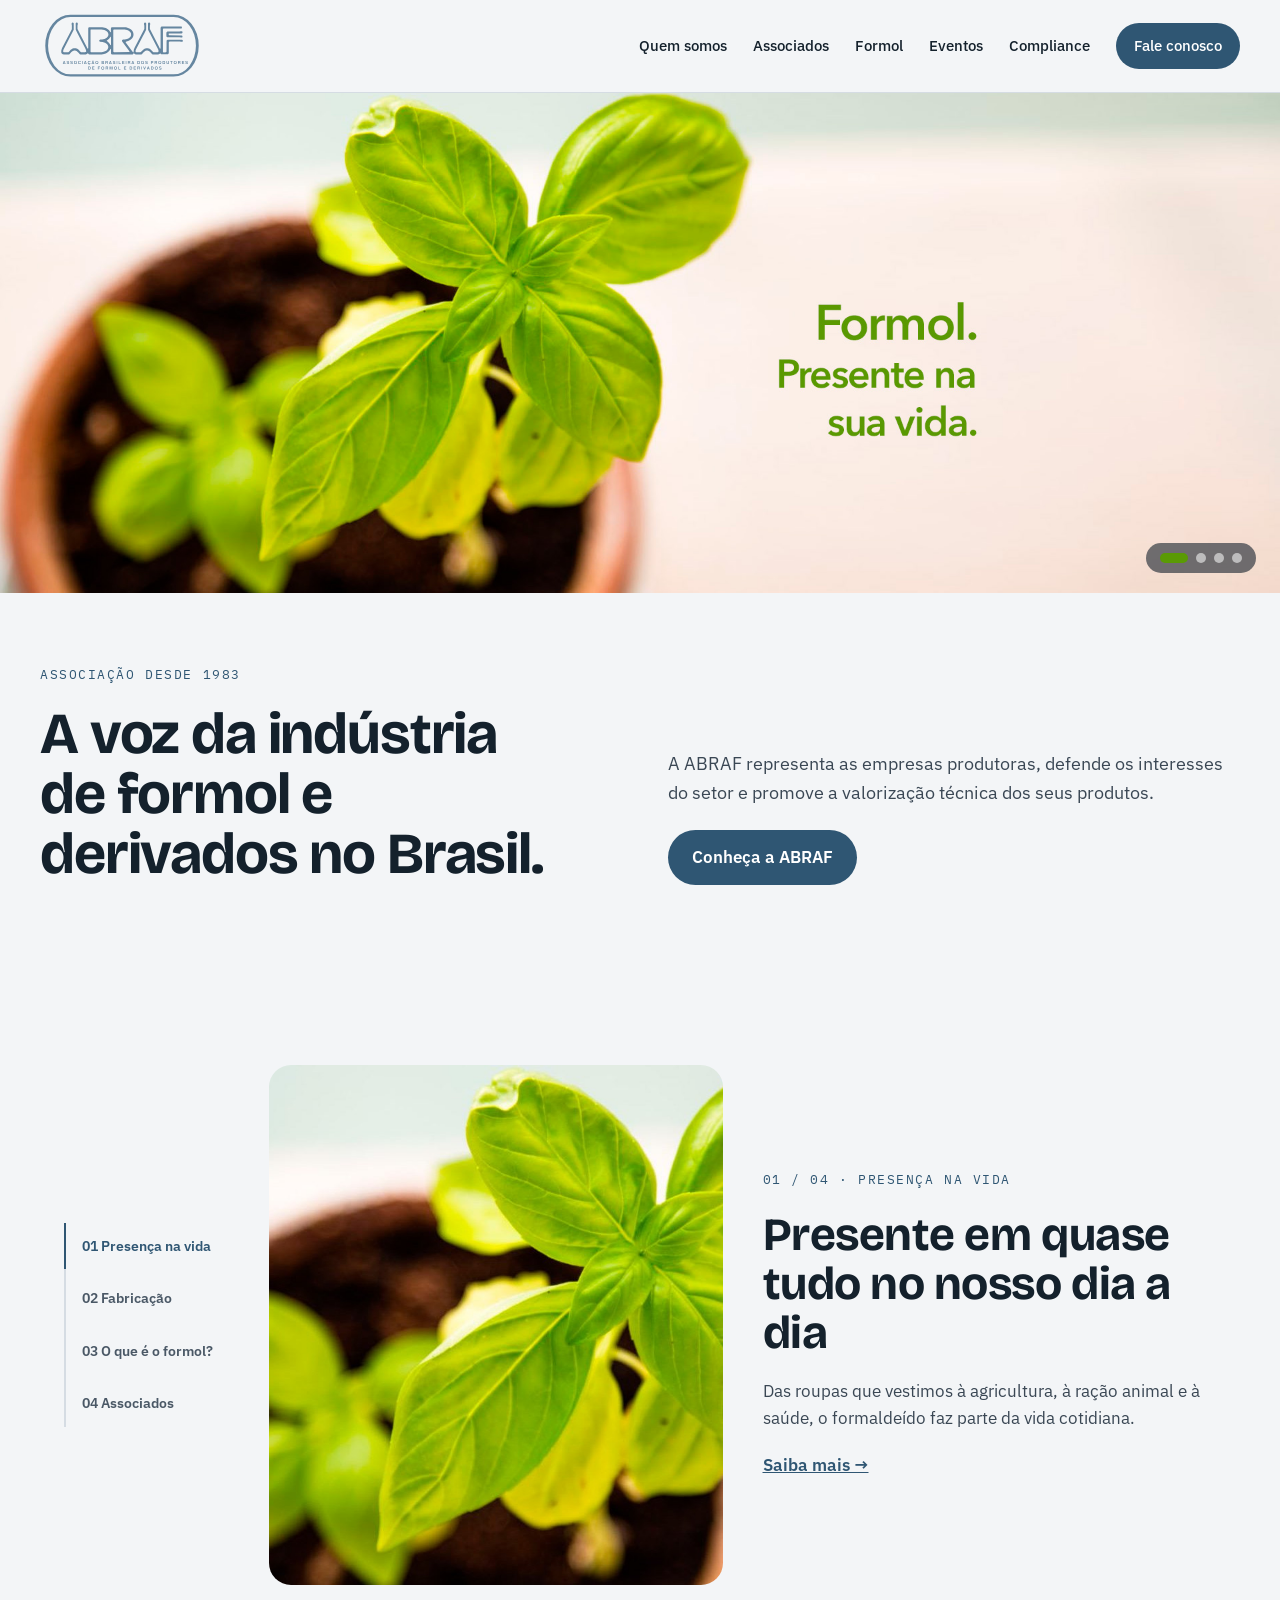
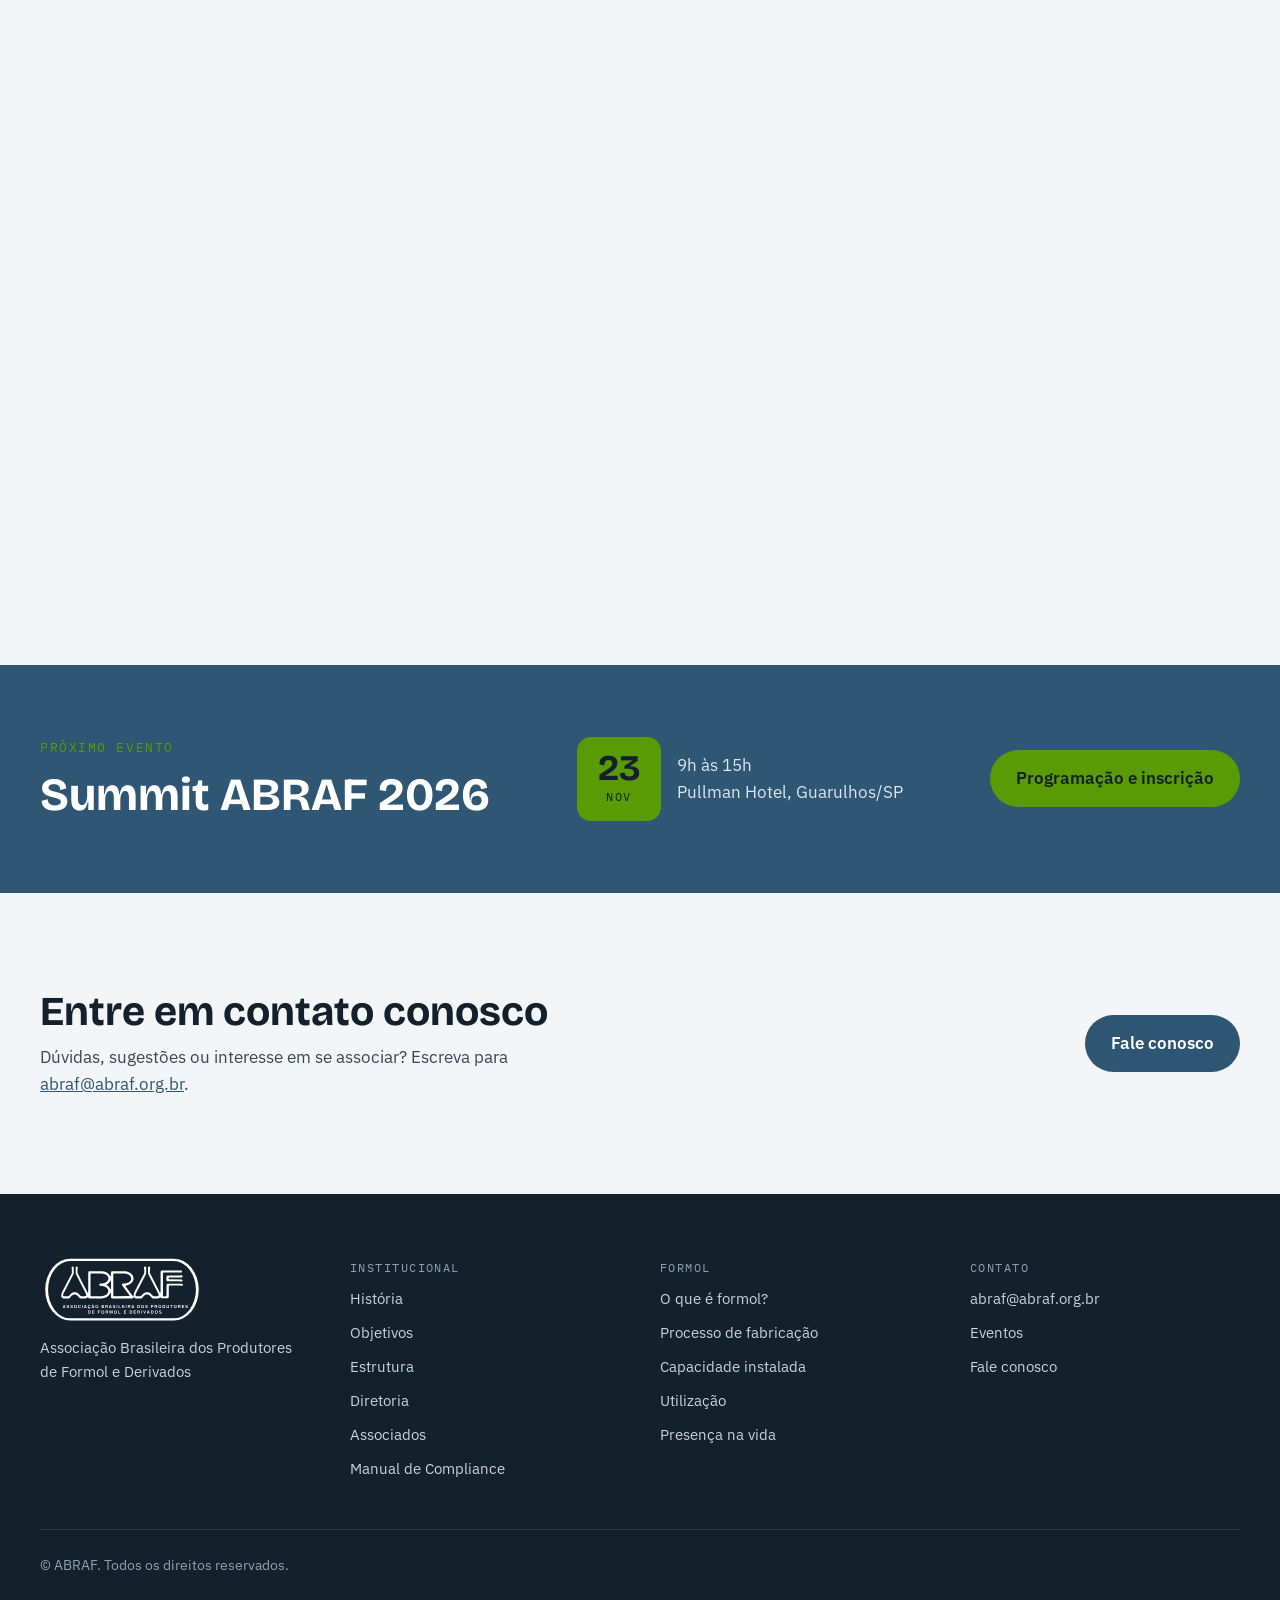
<file: index.html>
<!doctype html>
<html lang="pt-BR">
<head>
<meta charset="utf-8">
<meta name="viewport" content="width=device-width, initial-scale=1">
<title>ABRAF — Associação Brasileira dos Produtores de Formol e Derivados</title>
<meta name="description" content="A ABRAF representa as empresas produtoras de formol e derivados no Brasil e promove o desenvolvimento, a proteção e a valorização técnica dos seus produtos.">
<meta property="og:type" content="website">
<meta property="og:title" content="ABRAF — Associação Brasileira dos Produtores de Formol e Derivados">
<meta property="og:description" content="A ABRAF representa as empresas produtoras de formol e derivados no Brasil e promove o desenvolvimento, a proteção e a valorização técnica dos seus produtos.">
<meta property="og:image" content="img/banner-1-presente-na-sua-vida.jpg">
<meta property="og:locale" content="pt_BR">
<link rel="icon" href="img/favicon.svg" type="image/svg+xml">
<link rel="preconnect" href="https://fonts.googleapis.com">
<link rel="preconnect" href="https://fonts.gstatic.com" crossorigin>
<link href="https://fonts.googleapis.com/css2?family=Bricolage+Grotesque:opsz,wght@12..96,500;12..96,700&amp;family=IBM+Plex+Mono:wght@500&amp;family=IBM+Plex+Sans:wght@400;500;600&amp;display=swap" rel="stylesheet">
<link rel="stylesheet" href="css/style.css">
<script src="js/site.js" defer></script>
</head>
<body>
<div style="font-family: 'IBM Plex Sans', system-ui, sans-serif; color: #14212C; background: #F3F5F7; font-size: 17px; line-height: 1.6">

<header style="position: sticky; top: 0; z-index: 20; border-bottom: 1px solid #D5DCE3; background: #F3F5F7">
<div style="max-width: 1200px; margin: 0 auto; padding: 14px 24px; display: flex; flex-wrap: wrap; align-items: center; justify-content: space-between; gap: 16px">
<a href="index.html" aria-label="ABRAF — página inicial" style="display: flex; align-items: center; text-decoration: none; color: #14212C">
<img src="img/logo-abraf.svg" alt="ABRAF — Associação Brasileira dos Produtores de Formol e Derivados" style="height: 64px; width: auto; display: block">
</a>
<nav class="navlinks" aria-label="Principal" style="display: flex; flex-wrap: wrap; align-items: center; gap: 6px 26px; font-size: 15px; font-weight: 500">
<a class="nl" href="quem-somos.html">Quem somos</a>
<a class="nl" href="quem-somos.html#associados">Associados</a>
<a class="nl" href="formol.html">Formol</a>
<a class="nl" href="eventos.html">Eventos</a>
<a class="nl" href="compliance.html">Compliance</a>
<a class="btn-p" href="contato.html" style="background: #2F5673; color: #FFFFFF; text-decoration: none; padding: 11px 18px; border-radius: 999px">Fale conosco</a>
</nav>
<button class="burger" type="button" aria-label="Abrir menu" aria-expanded="false" aria-controls="menu-mobile" data-menu-toggle style="width: 48px; height: 48px; align-items: center; justify-content: center; background: transparent; border: 1px solid #D5DCE3; border-radius: 12px; color: #14212C; cursor: pointer; padding: 0">
<span class="icon-open"><svg width="22" height="22" viewBox="0 0 24 24" fill="none" stroke="currentColor" stroke-width="2" stroke-linecap="round" aria-hidden="true"><path d="M4 7h16"></path><path d="M4 12h16"></path><path d="M4 17h16"></path></svg></span>
<span class="icon-close"><svg width="22" height="22" viewBox="0 0 24 24" fill="none" stroke="currentColor" stroke-width="2" stroke-linecap="round" aria-hidden="true"><path d="M6 6l12 12"></path><path d="M18 6L6 18"></path></svg></span>
</button>
</div>
<nav class="mpanel" id="menu-mobile" aria-label="Menu" hidden style="flex-direction: column; padding: 8px 24px 24px; border-top: 1px solid #D5DCE3; background: #F3F5F7">
<a class="mlink" href="quem-somos.html" style="display: flex; align-items: center; min-height: 48px; border-bottom: 1px solid #E6EBF0; font-weight: 500; font-size: 17px">Quem somos</a>
<a class="mlink" href="quem-somos.html#associados" style="display: flex; align-items: center; min-height: 48px; border-bottom: 1px solid #E6EBF0; font-weight: 500; font-size: 17px">Associados</a>
<a class="mlink" href="formol.html" style="display: flex; align-items: center; min-height: 48px; border-bottom: 1px solid #E6EBF0; font-weight: 500; font-size: 17px">Formol</a>
<a class="mlink" href="eventos.html" style="display: flex; align-items: center; min-height: 48px; border-bottom: 1px solid #E6EBF0; font-weight: 500; font-size: 17px">Eventos</a>
<a class="mlink" href="compliance.html" style="display: flex; align-items: center; min-height: 48px; border-bottom: 1px solid #E6EBF0; font-weight: 500; font-size: 17px">Compliance</a>
<a class="btn-p" href="contato.html" style="margin-top: 12px; background: #2F5673; color: #FFFFFF; text-decoration: none; font-weight: 600; padding: 14px 22px; border-radius: 999px; text-align: center">Fale conosco</a>
</nav>
</header>

<section aria-label="Destaques" style="position: relative; width: 100%; aspect-ratio: 1920 / 750; max-height: 750px; overflow: hidden; background: #14212C">
<div class="slide is-active"><img src="img/banner-1-presente-na-sua-vida.jpg" alt="Muda de manjericão em um vaso, com o texto: Formol. Presente na sua vida." style="width: 100%; height: 100%; object-fit: cover; display: block"></div>
<div class="slide"><img src="img/banner-2-resinas-moveleira.jpg" alt="Sala com móveis planejados em madeira, com o texto: Resinas termofixas para a indústria moveleira." style="width: 100%; height: 100%; object-fit: cover; display: block"></div>
<div class="slide"><img src="img/banner-3-impregnacao-tintas.jpg" alt="Tecido estampado em zigue-zague colorido, com o texto: Matéria-prima para impregnação de tintas." style="width: 100%; height: 100%; object-fit: cover; display: block"></div>
<div class="slide"><img src="img/banner-4-extracao-petroleo.jpg" alt="Cavalos de bombeio de petróleo ao pôr do sol, com o texto: Operações de extração de petróleo." style="width: 100%; height: 100%; object-fit: cover; display: block"></div>
<div role="group" aria-label="Escolher destaque" style="position: absolute; z-index: 2; right: 24px; bottom: 20px; display: flex; align-items: center; gap: 8px; background: rgba(20, 33, 44, 0.6); padding: 10px 14px; border-radius: 999px">
<button type="button" aria-label="Destaque 1" class="dot is-active" data-slide="0"></button>
<button type="button" aria-label="Destaque 2" class="dot" data-slide="1"></button>
<button type="button" aria-label="Destaque 3" class="dot" data-slide="2"></button>
<button type="button" aria-label="Destaque 4" class="dot" data-slide="3"></button>
</div>
</section>

<section style="max-width: 1200px; margin: 0 auto; padding: 72px 24px 80px; display: grid; grid-template-columns: repeat(auto-fit, minmax(min(440px, 100%), 1fr)); gap: 32px 56px; align-items: end">
<div style="display: flex; flex-direction: column; gap: 18px">
<span style="font-family: 'IBM Plex Mono', ui-monospace, monospace; font-size: 13px; letter-spacing: 0.12em; text-transform: uppercase; color: #2F5673">Associação desde 1983</span>
<h1 style="margin: 0; font-family: 'Bricolage Grotesque', system-ui, sans-serif; font-weight: 700; font-size: clamp(34px, 4.6vw, 58px); line-height: 1.04; letter-spacing: -0.02em; text-wrap: balance">A voz da indústria de formol e derivados no Brasil.</h1>
</div>
<div style="display: flex; flex-direction: column; gap: 22px; align-items: flex-start">
<p style="margin: 0; font-size: 18px; color: #3A4754; text-wrap: pretty">A ABRAF representa as empresas produtoras, defende os interesses do setor e promove a valorização técnica dos seus produtos.</p>
<a class="btn-p" href="quem-somos.html" style="background: #2F5673; color: #FFFFFF; text-decoration: none; font-weight: 600; padding: 14px 24px; border-radius: 999px">Conheça a ABRAF</a>
</div>
</section>

<section class="story" aria-label="Conheça o formol" data-story style="position: relative; height: 2900px; background: #F3F5F7">
<div class="story-marker" data-marker="0" style="position: absolute; top: 0; left: 0; width: 1px; height: 1px"></div>
<div class="story-marker" data-marker="1" style="position: absolute; top: 700px; left: 0; width: 1px; height: 1px"></div>
<div class="story-marker" data-marker="2" style="position: absolute; top: 1400px; left: 0; width: 1px; height: 1px"></div>
<div class="story-marker" data-marker="3" style="position: absolute; top: 2100px; left: 0; width: 1px; height: 1px"></div>
<div class="story-stage" style="position: sticky; top: 93px; height: 720px; overflow: hidden">
<div style="max-width: 1200px; height: 100%; margin: 0 auto; padding: 0 24px; box-sizing: border-box; display: flex; gap: 40px; align-items: center">

<nav class="story-rail" aria-label="Capítulos" style="display: flex; flex-direction: column; gap: 6px; flex: 0 0 auto; border-left: 2px solid #D5DCE3">
<button class="rail is-active" type="button" data-goto="0">01 Presença na vida</button>
<button class="rail" type="button" data-goto="1">02 Fabricação</button>
<button class="rail" type="button" data-goto="2">03 O que é o formol?</button>
<button class="rail" type="button" data-goto="3">04 Associados</button>
</nav>

<div class="story-chapters" style="position: relative; flex: 1 1 0; min-width: 0; height: 600px">

<article class="chapter is-active" data-chapter="0">
<div style="display: grid; grid-template-columns: repeat(auto-fit, minmax(min(340px, 100%), 1fr)); gap: 40px; align-items: center; height: 100%">
<img src="img/presenca-na-vida.jpg" alt="Muda de manjericão em um vaso" style="width: 100%; height: min(520px, 100%); min-height: 240px; object-fit: cover; border-radius: 22px; display: block">
<div style="display: flex; flex-direction: column; gap: 20px">
<span style="font-family: 'IBM Plex Mono', ui-monospace, monospace; font-size: 13px; letter-spacing: 0.12em; color: #2F5673">01 / 04 · PRESENÇA NA VIDA</span>
<h2 style="margin: 0; font-family: 'Bricolage Grotesque', system-ui, sans-serif; font-weight: 700; font-size: clamp(30px, 3.6vw, 48px); line-height: 1.06; letter-spacing: -0.01em">Presente em quase tudo no nosso dia a dia</h2>
<p style="margin: 0; color: #3A4754">Das roupas que vestimos à agricultura, à ração animal e à saúde, o formaldeído faz parte da vida cotidiana.</p>
<a href="formol.html" style="font-weight: 600">Saiba mais →</a>
</div>
</div>
</article>

<article class="chapter" data-chapter="1">
<div style="display: grid; grid-template-columns: repeat(auto-fit, minmax(min(340px, 100%), 1fr)); gap: 40px; align-items: center; height: 100%">
<img src="img/industria.jpg" alt="Complexo industrial com torres e chaminés sob céu azul" style="width: 100%; height: min(520px, 100%); min-height: 240px; object-fit: cover; border-radius: 22px; display: block">
<div style="display: flex; flex-direction: column; gap: 20px">
<span style="font-family: 'IBM Plex Mono', ui-monospace, monospace; font-size: 13px; letter-spacing: 0.12em; color: #2F5673">02 / 04 · PROCESSO DE FABRICAÇÃO</span>
<h2 style="margin: 0; font-family: 'Bricolage Grotesque', system-ui, sans-serif; font-weight: 700; font-size: clamp(30px, 3.6vw, 48px); line-height: 1.06; letter-spacing: -0.01em">Do metanol à solução de formol</h2>
<p style="margin: 0; color: #3A4754">O metanol é vaporizado, misturado com ar e oxidado em leito catalítico de prata ou de óxido de ferro-molibdênio. O gás formado é absorvido em água, na concentração desejada.</p>
<ol style="margin: 0; padding: 0; list-style: none; display: flex; flex-wrap: wrap; gap: 8px; font-size: 14px; font-weight: 600">
<li style="background: #E6EBF0; border-radius: 999px; padding: 8px 14px">Metanol</li>
<li style="background: #E6EBF0; border-radius: 999px; padding: 8px 14px">+ Ar</li>
<li style="background: #E6EBF0; border-radius: 999px; padding: 8px 14px">Catalisador</li>
<li style="background: #E6EBF0; border-radius: 999px; padding: 8px 14px">Absorção em água</li>
<li style="background: #2F5673; color: #FFFFFF; border-radius: 999px; padding: 8px 14px">Formol</li>
</ol>
<a href="formol.html" style="font-weight: 600">Ver as 6 etapas →</a>
</div>
</div>
</article>

<article class="chapter" data-chapter="2">
<div style="display: grid; grid-template-columns: repeat(auto-fit, minmax(min(340px, 100%), 1fr)); gap: 40px; align-items: center; height: 100%">
<div style="height: min(520px, 100%); min-height: 240px; border-radius: 22px; background: #FFFFFF; border: 1px solid #D5DCE3; display: flex; align-items: center; justify-content: center; overflow: hidden; padding: 24px; box-sizing: border-box"><img src="img/molecula-formaldeido.svg" alt="Modelo 3D da molécula de formaldeído: um carbono ligado a dois hidrogênios e a um oxigênio" style="width: 100%; max-width: 560px; height: auto; display: block"></div>
<div style="display: flex; flex-direction: column; gap: 20px">
<span style="font-family: 'IBM Plex Mono', ui-monospace, monospace; font-size: 13px; letter-spacing: 0.12em; color: #2F5673">03 / 04 · O QUE É O FORMOL?</span>
<h2 style="margin: 0; font-family: 'Bricolage Grotesque', system-ui, sans-serif; font-weight: 700; font-size: clamp(30px, 3.6vw, 48px); line-height: 1.06; letter-spacing: -0.01em">Uma molécula simples: CH₂O</h2>
<p style="margin: 0; color: #3A4754">Formol é a solução aquosa de formaldeído, o mais simples dos aldeídos, comercializada tipicamente na base de 37%.</p>
<a href="formol.html" style="font-weight: 600">Veja a fórmula em detalhes →</a>
</div>
</div>
</article>

<article class="chapter" data-chapter="3">
<div style="display: grid; grid-template-columns: repeat(auto-fit, minmax(min(340px, 100%), 1fr)); gap: 40px; align-items: center; height: 100%">
<div role="list" aria-label="Empresas associadas" style="height: min(520px, 100%); min-height: 240px; border-radius: 22px; background: #FFFFFF; border: 1px solid #D5DCE3; padding: 40px; box-sizing: border-box; display: grid; grid-template-columns: repeat(auto-fit, minmax(min(140px, 100%), 1fr)); gap: 40px 24px; align-items: center; justify-items: center; align-content: center">
<img src="img/associados/dexco.png" alt="Dexco" style="max-height: 64px; max-width: min(100%, 150px); width: auto; height: auto; object-fit: contain; display: block">
<img src="img/associados/gpc.png" alt="GPC Química" style="max-height: 64px; max-width: min(100%, 150px); width: auto; height: auto; object-fit: contain; display: block">
<img src="img/associados/hexion.png" alt="Hexion" style="max-height: 64px; max-width: min(100%, 150px); width: auto; height: auto; object-fit: contain; display: block">
<img src="img/associados/valenz.png" alt="Valenz" style="max-height: 64px; max-width: min(100%, 150px); width: auto; height: auto; object-fit: contain; display: block">
</div>
<div style="display: flex; flex-direction: column; gap: 20px">
<span style="font-family: 'IBM Plex Mono', ui-monospace, monospace; font-size: 13px; letter-spacing: 0.12em; color: #2F5673">04 / 04 · ASSOCIADOS</span>
<div style="display: flex; align-items: baseline; gap: 16px; flex-wrap: wrap">
<span style="font-family: 'Bricolage Grotesque', system-ui, sans-serif; font-weight: 700; font-size: clamp(64px, 8vw, 104px); line-height: 0.9; color: #2F5673">80%</span>
<span style="color: #3A4754; max-width: 14em">da capacidade de produção de formaldeído no Brasil</span>
</div>
<p style="margin: 0; color: #3A4754">É o que as empresas associadas à ABRAF representam juntas, num setor cuja capacidade instalada cresceu 17,2% em 3 anos.</p>
<a href="quem-somos.html" style="font-weight: 600">Conheça nossos associados →</a>
</div>
</div>
</article>

</div>
</div>
<div class="story-progress" aria-hidden="true" style="position: absolute; left: 0; right: 0; bottom: 0; height: 3px; background: #E1E6EB"><div class="story-bar"></div></div>
</div>
</section>

<section style="background: #2F5673; color: #FFFFFF">
<div style="max-width: 1200px; margin: 0 auto; padding: 72px 24px; display: flex; flex-wrap: wrap; align-items: center; justify-content: space-between; gap: 32px 48px">
<div style="display: flex; flex-direction: column; gap: 12px">
<span style="font-family: 'IBM Plex Mono', ui-monospace, monospace; font-size: 13px; letter-spacing: 0.12em; text-transform: uppercase; color: #5A9A04">Próximo evento</span>
<h2 style="margin: 0; font-family: 'Bricolage Grotesque', system-ui, sans-serif; font-weight: 700; font-size: clamp(32px, 3.6vw, 48px); line-height: 1.06">Summit ABRAF 2026</h2>
</div>
<div style="display: flex; gap: 16px; align-items: center">
<div style="display: flex; flex-direction: column; align-items: center; justify-content: center; background: #5A9A04; color: #14212C; border-radius: 14px; width: 84px; height: 84px; flex-shrink: 0"><span style="font-family: 'Bricolage Grotesque', system-ui, sans-serif; font-weight: 700; font-size: 36px; line-height: 1">23</span><span style="font-family: 'IBM Plex Mono', ui-monospace, monospace; font-size: 12px; letter-spacing: 0.12em">NOV</span></div>
<span style="color: #DCE6EE">9h às 15h<br>Pullman Hotel, Guarulhos/SP</span>
</div>
<a class="btn-a" href="eventos.html" style="background: #5A9A04; color: #14212C; text-decoration: none; font-weight: 600; padding: 15px 26px; border-radius: 999px">Programação e inscrição</a>
</div>
</section>

<section style="max-width: 1200px; margin: 0 auto; padding: 96px 24px; display: flex; flex-wrap: wrap; justify-content: space-between; align-items: center; gap: 32px">
<div style="display: flex; flex-direction: column; gap: 10px; max-width: 620px">
<h2 style="margin: 0; font-family: 'Bricolage Grotesque', system-ui, sans-serif; font-weight: 700; font-size: clamp(30px, 3.2vw, 42px); line-height: 1.1">Entre em contato conosco</h2>
<p style="margin: 0; color: #3A4754">Dúvidas, sugestões ou interesse em se associar? Escreva para <a href="mailto:abraf@abraf.org.br">abraf@abraf.org.br</a>.</p>
</div>
<a class="btn-p" href="contato.html" style="background: #2F5673; color: #FFFFFF; text-decoration: none; font-weight: 600; padding: 15px 26px; border-radius: 999px">Fale conosco</a>
</section>

<footer style="background: #14212C; color: #C7D2DC; font-size: 15px">
<div style="max-width: 1200px; margin: 0 auto; padding: 64px 24px 32px; display: flex; flex-direction: column; gap: 48px">
<div style="display: grid; grid-template-columns: repeat(auto-fit, minmax(min(200px, 100%), 1fr)); gap: 40px">
<div style="display: flex; flex-direction: column; gap: 14px">
<img src="img/logo-abraf-branco.svg" alt="ABRAF — Associação Brasileira dos Produtores de Formol e Derivados" style="height: 64px; width: auto; display: block; align-self: flex-start">
<span>Associação Brasileira dos Produtores de Formol e Derivados</span>
</div>
<nav aria-label="Institucional" style="display: flex; flex-direction: column; gap: 10px">
<span style="font-family: 'IBM Plex Mono', ui-monospace, monospace; font-size: 12px; letter-spacing: 0.12em; color: #8EA1B2">INSTITUCIONAL</span>
<a class="fl" href="quem-somos.html#historia">História</a>
<a class="fl" href="quem-somos.html#objetivos">Objetivos</a>
<a class="fl" href="quem-somos.html#estrutura">Estrutura</a>
<a class="fl" href="quem-somos.html#diretoria">Diretoria</a>
<a class="fl" href="quem-somos.html#associados">Associados</a>
<a class="fl" href="compliance.html">Manual de Compliance</a>
</nav>
<nav aria-label="Formol" style="display: flex; flex-direction: column; gap: 10px">
<span style="font-family: 'IBM Plex Mono', ui-monospace, monospace; font-size: 12px; letter-spacing: 0.12em; color: #8EA1B2">FORMOL</span>
<a class="fl" href="formol.html#oquee">O que é formol?</a>
<a class="fl" href="formol.html#fabricacao">Processo de fabricação</a>
<a class="fl" href="formol.html#capacidade">Capacidade instalada</a>
<a class="fl" href="formol.html#utilizacao">Utilização</a>
<a class="fl" href="formol.html#presenca">Presença na vida</a>
</nav>
<div style="display: flex; flex-direction: column; gap: 10px">
<span style="font-family: 'IBM Plex Mono', ui-monospace, monospace; font-size: 12px; letter-spacing: 0.12em; color: #8EA1B2">CONTATO</span>
<a class="fl" href="mailto:abraf@abraf.org.br">abraf@abraf.org.br</a>
<a class="fl" href="eventos.html">Eventos</a>
<a class="fl" href="contato.html">Fale conosco</a>
</div>
</div>
<div style="border-top: 1px solid #2A3A48; padding-top: 24px; font-size: 14px; color: #8EA1B2">© ABRAF. Todos os direitos reservados.</div>
</div>
</footer>

</div>
<!-- Modal do evento. Aparece uma vez por visitante (lembrado no navegador) e some sozinho depois da data em data-ate.
     Para desativar antes, apague este bloco inteiro (do comentário até o fim do div#evento-modal). -->
<div id="evento-modal" class="modal-backdrop" data-ate="2026-11-23" data-chave="abraf-summit-2026" hidden>
<div class="modal-card" role="dialog" aria-modal="true" aria-labelledby="evento-modal-titulo" style="position: relative; width: 760px; max-width: 100%; background: #FFFFFF; border-radius: 24px; overflow: hidden; display: grid; box-shadow: 0 24px 64px rgba(20, 33, 44, 0.35)">
<div class="modal-side" style="background: #2F5673; color: #FFFFFF; padding: 36px 28px; display: flex; flex-direction: column; justify-content: space-between; gap: 24px">
<span style="font-family: 'IBM Plex Mono', ui-monospace, monospace; font-size: 12px; letter-spacing: 0.12em; color: #C5D6E3">PRÓXIMO EVENTO</span>
<div style="display: flex; flex-direction: column; gap: 2px">
<span class="modal-dia" style="font-family: 'Bricolage Grotesque', system-ui, sans-serif; font-weight: 700; font-size: 96px; line-height: 0.9">23</span>
<span style="font-family: 'IBM Plex Mono', ui-monospace, monospace; font-size: 16px; letter-spacing: 0.14em">NOV · 2026</span>
</div>
<span style="font-size: 15px; color: #DCE6EE">9h às 15h<br>Pullman Hotel<br>Guarulhos/SP</span>
</div>
<div style="padding: 36px 36px 32px; display: flex; flex-direction: column; gap: 18px">
<button class="modal-fechar" type="button" aria-label="Fechar" data-modal-fechar style="position: absolute; top: 14px; right: 14px; width: 44px; height: 44px; border: 0; border-radius: 999px; background: #FFFFFF; color: #14212C; cursor: pointer; display: flex; align-items: center; justify-content: center"><svg width="20" height="20" viewBox="0 0 24 24" fill="none" stroke="currentColor" stroke-width="2" stroke-linecap="round" aria-hidden="true"><path d="M6 6l12 12"></path><path d="M18 6L6 18"></path></svg></button>
<span style="align-self: flex-start; background: #14212C; color: #FFFFFF; border-radius: 999px; padding: 4px 12px; font-family: 'IBM Plex Mono', ui-monospace, monospace; font-size: 12px; letter-spacing: 0.1em">VAGAS LIMITADAS</span>
<h2 id="evento-modal-titulo" style="margin: 0; font-family: 'Bricolage Grotesque', system-ui, sans-serif; font-weight: 700; font-size: 40px; line-height: 1.05">Summit ABRAF 2026</h2>
<div style="display: flex; flex-direction: column; gap: 6px; padding: 16px 18px; background: #F3F5F7; border-radius: 14px">
<span style="font-size: 14px; font-weight: 600; color: #2F5673">Condições especiais até 19/10/2026</span>
<span style="display: flex; align-items: center; gap: 10px"><svg width="18" height="18" viewBox="0 0 24 24" fill="none" stroke="#5A9A04" stroke-width="2.4" stroke-linecap="round" stroke-linejoin="round" aria-hidden="true" style="flex-shrink: 0"><path d="M20 6 9 17l-5-5"></path></svg><span>Individual: <strong>R$ 900,00</strong></span></span>
<span style="display: flex; align-items: center; gap: 10px"><svg width="18" height="18" viewBox="0 0 24 24" fill="none" stroke="#5A9A04" stroke-width="2.4" stroke-linecap="round" stroke-linejoin="round" aria-hidden="true" style="flex-shrink: 0"><path d="M20 6 9 17l-5-5"></path></svg><span>Pacote acima de 5 pessoas: <strong>R$ 850,00</strong> por pessoa</span></span>
</div>
<span style="font-size: 14px; color: #4A5866">Inclui participação no evento, <em>welcome coffee</em>, <em>coffee break</em> e almoço.</span>
<div style="display: flex; flex-wrap: wrap; align-items: center; gap: 12px 18px; padding-top: 4px">
<a class="btn-a" href="https://forms.gle/AHjPye6nQssvR9hz8" target="_blank" rel="noopener" data-modal-fechar style="background: #5A9A04; color: #14212C; text-decoration: none; font-weight: 600; padding: 14px 24px; border-radius: 999px">Fazer inscrição</a>
<a href="eventos.html" data-modal-fechar style="font-weight: 600">Ver detalhes</a>
</div>
</div>
</div>
</div>
</body>
</html>
</file>
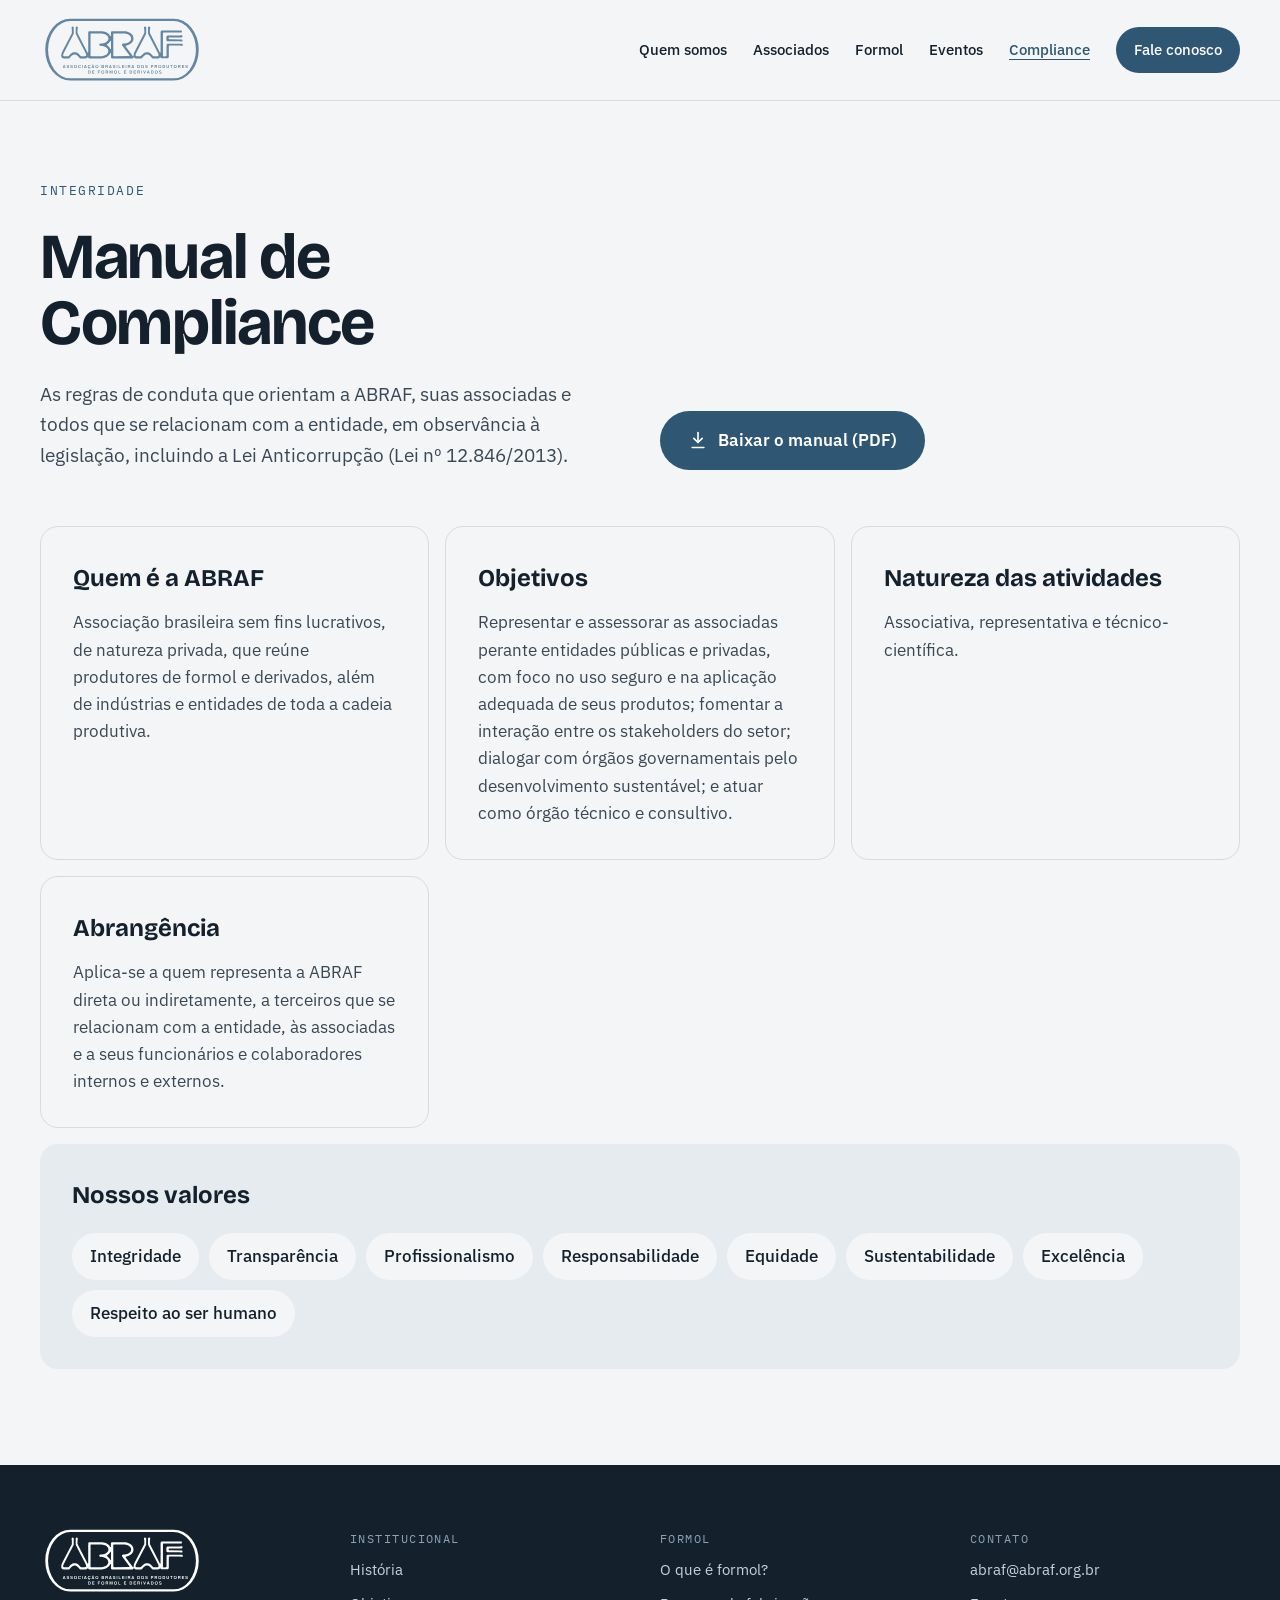
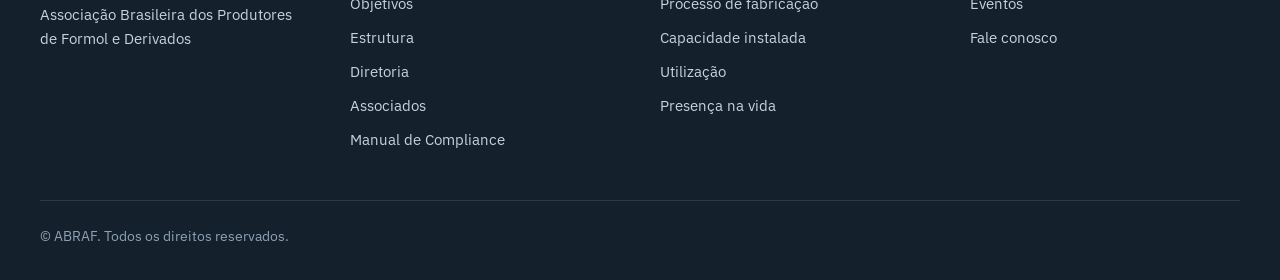
<file: compliance.html>
<!doctype html>
<html lang="pt-BR">
<head>
<meta charset="utf-8">
<meta name="viewport" content="width=device-width, initial-scale=1">
<title>Manual de Compliance — ABRAF</title>
<meta name="description" content="Manual de Compliance da ABRAF: princípios, valores e regras de conduta.">
<meta property="og:type" content="website">
<meta property="og:title" content="Manual de Compliance — ABRAF">
<meta property="og:description" content="Manual de Compliance da ABRAF: princípios, valores e regras de conduta.">
<meta property="og:image" content="img/banner-1-presente-na-sua-vida.jpg">
<meta property="og:locale" content="pt_BR">
<link rel="icon" href="img/favicon.svg" type="image/svg+xml">
<link rel="preconnect" href="https://fonts.googleapis.com">
<link rel="preconnect" href="https://fonts.gstatic.com" crossorigin>
<link href="https://fonts.googleapis.com/css2?family=Bricolage+Grotesque:opsz,wght@12..96,500;12..96,700&amp;family=IBM+Plex+Mono:wght@500&amp;family=IBM+Plex+Sans:wght@400;500;600&amp;display=swap" rel="stylesheet">
<link rel="stylesheet" href="css/style.css">
<script src="js/site.js" defer></script>
</head>
<body>
<div style="font-family: 'IBM Plex Sans', system-ui, sans-serif; color: #14212C; background: #F3F5F7; font-size: 17px; line-height: 1.6">

<header style="border-bottom: 1px solid #D5DCE3; background: #F3F5F7">
<div style="max-width: 1200px; margin: 0 auto; padding: 18px 24px; display: flex; flex-wrap: wrap; align-items: center; justify-content: space-between; gap: 16px">
<a href="index.html" aria-label="ABRAF — página inicial" style="display: flex; align-items: center; text-decoration: none; color: #14212C">
<img src="img/logo-abraf.svg" alt="ABRAF — Associação Brasileira dos Produtores de Formol e Derivados" style="height: 64px; width: auto; display: block">
</a>
<nav class="navlinks" aria-label="Principal" style="display: flex; flex-wrap: wrap; align-items: center; gap: 6px 26px; font-size: 15px; font-weight: 500">
<a class="nl" href="quem-somos.html">Quem somos</a>
<a class="nl" href="quem-somos.html#associados">Associados</a>
<a class="nl" href="formol.html">Formol</a>
<a class="nl" href="eventos.html">Eventos</a>
<a class="nl" href="compliance.html" aria-current="page" style="color: #2F5673; text-decoration: underline; text-underline-offset: 4px">Compliance</a>
<a class="btn-p" href="contato.html" style="background: #2F5673; color: #FFFFFF; text-decoration: none; padding: 11px 18px; border-radius: 999px">Fale conosco</a>
</nav>
<button class="burger" type="button" aria-label="Abrir menu" aria-expanded="false" aria-controls="menu-mobile" data-menu-toggle style="width: 48px; height: 48px; align-items: center; justify-content: center; background: transparent; border: 1px solid #D5DCE3; border-radius: 12px; color: #14212C; cursor: pointer; padding: 0">
<span class="icon-open"><svg width="22" height="22" viewBox="0 0 24 24" fill="none" stroke="currentColor" stroke-width="2" stroke-linecap="round" aria-hidden="true"><path d="M4 7h16"></path><path d="M4 12h16"></path><path d="M4 17h16"></path></svg></span>
<span class="icon-close"><svg width="22" height="22" viewBox="0 0 24 24" fill="none" stroke="currentColor" stroke-width="2" stroke-linecap="round" aria-hidden="true"><path d="M6 6l12 12"></path><path d="M18 6L6 18"></path></svg></span>
</button>
</div>
<nav class="mpanel" id="menu-mobile" aria-label="Menu" hidden style="flex-direction: column; padding: 8px 24px 24px; border-top: 1px solid #D5DCE3; background: #F3F5F7">
<a class="mlink" href="quem-somos.html" style="display: flex; align-items: center; min-height: 48px; border-bottom: 1px solid #E6EBF0; font-weight: 500; font-size: 17px">Quem somos</a>
<a class="mlink" href="quem-somos.html#associados" style="display: flex; align-items: center; min-height: 48px; border-bottom: 1px solid #E6EBF0; font-weight: 500; font-size: 17px">Associados</a>
<a class="mlink" href="formol.html" style="display: flex; align-items: center; min-height: 48px; border-bottom: 1px solid #E6EBF0; font-weight: 500; font-size: 17px">Formol</a>
<a class="mlink" href="eventos.html" style="display: flex; align-items: center; min-height: 48px; border-bottom: 1px solid #E6EBF0; font-weight: 500; font-size: 17px">Eventos</a>
<a class="mlink" href="compliance.html" style="display: flex; align-items: center; min-height: 48px; border-bottom: 1px solid #E6EBF0; font-weight: 500; font-size: 17px">Compliance</a>
<a class="btn-p" href="contato.html" style="margin-top: 12px; background: #2F5673; color: #FFFFFF; text-decoration: none; font-weight: 600; padding: 14px 22px; border-radius: 999px; text-align: center">Fale conosco</a>
</nav>
</header>

<section style="max-width: 1200px; margin: 0 auto; padding: 80px 24px 56px; display: grid; grid-template-columns: repeat(auto-fit, minmax(min(440px, 100%), 1fr)); gap: 40px; align-items: end">
<div style="display: flex; flex-direction: column; gap: 22px">
<span style="font-family: 'IBM Plex Mono', ui-monospace, monospace; font-size: 13px; letter-spacing: 0.12em; text-transform: uppercase; color: #2F5673">Integridade</span>
<h1 style="margin: 0; font-family: 'Bricolage Grotesque', system-ui, sans-serif; font-weight: 700; font-size: clamp(38px, 5vw, 64px); line-height: 1.04; letter-spacing: -0.02em">Manual de Compliance</h1>
<p style="margin: 0; font-size: 19px; color: #3A4754; max-width: 32em; text-wrap: pretty">As regras de conduta que orientam a ABRAF, suas associadas e todos que se relacionam com a entidade, em observância à legislação, incluindo a Lei Anticorrupção (Lei nº 12.846/2013).</p>
</div>
<div style="display: flex; justify-content: flex-start">
<a class="btn-p" href="docs/manual-compliance-abraf.pdf" target="_blank" rel="noopener" style="background: #2F5673; color: #FFFFFF; text-decoration: none; font-weight: 600; padding: 16px 28px; border-radius: 999px; display: flex; align-items: center; gap: 10px"><svg width="20" height="20" viewBox="0 0 24 24" fill="none" stroke="currentColor" stroke-width="2" stroke-linecap="round" stroke-linejoin="round" aria-hidden="true"><path d="M12 3v12"></path><path d="m7 10 5 5 5-5"></path><path d="M5 21h14"></path></svg>Baixar o manual (PDF)</a>
</div>
</section>

<section style="max-width: 1200px; margin: 0 auto; padding: 0 24px 96px">
<div style="display: grid; grid-template-columns: repeat(auto-fit, minmax(min(340px, 100%), 1fr)); gap: 16px">
<article style="border: 1px solid #D5DCE3; border-radius: 18px; padding: 32px; display: flex; flex-direction: column; gap: 12px">
<h2 style="margin: 0; font-family: 'Bricolage Grotesque', system-ui, sans-serif; font-weight: 700; font-size: 24px">Quem é a ABRAF</h2>
<p style="margin: 0; color: #3A4754">Associação brasileira sem fins lucrativos, de natureza privada, que reúne produtores de formol e derivados, além de indústrias e entidades de toda a cadeia produtiva.</p>
</article>
<article style="border: 1px solid #D5DCE3; border-radius: 18px; padding: 32px; display: flex; flex-direction: column; gap: 12px">
<h2 style="margin: 0; font-family: 'Bricolage Grotesque', system-ui, sans-serif; font-weight: 700; font-size: 24px">Objetivos</h2>
<p style="margin: 0; color: #3A4754">Representar e assessorar as associadas perante entidades públicas e privadas, com foco no uso seguro e na aplicação adequada de seus produtos; fomentar a interação entre os stakeholders do setor; dialogar com órgãos governamentais pelo desenvolvimento sustentável; e atuar como órgão técnico e consultivo.</p>
</article>
<article style="border: 1px solid #D5DCE3; border-radius: 18px; padding: 32px; display: flex; flex-direction: column; gap: 12px">
<h2 style="margin: 0; font-family: 'Bricolage Grotesque', system-ui, sans-serif; font-weight: 700; font-size: 24px">Natureza das atividades</h2>
<p style="margin: 0; color: #3A4754">Associativa, representativa e técnico-científica.</p>
</article>
<article style="border: 1px solid #D5DCE3; border-radius: 18px; padding: 32px; display: flex; flex-direction: column; gap: 12px">
<h2 style="margin: 0; font-family: 'Bricolage Grotesque', system-ui, sans-serif; font-weight: 700; font-size: 24px">Abrangência</h2>
<p style="margin: 0; color: #3A4754">Aplica-se a quem representa a ABRAF direta ou indiretamente, a terceiros que se relacionam com a entidade, às associadas e a seus funcionários e colaboradores internos e externos.</p>
</article>
</div>
<div style="margin-top: 16px; background: #E6EBF0; border-radius: 18px; padding: 32px; display: flex; flex-direction: column; gap: 18px">
<h2 style="margin: 0; font-family: 'Bricolage Grotesque', system-ui, sans-serif; font-weight: 700; font-size: 24px">Nossos valores</h2>
<ul style="margin: 0; padding: 0; list-style: none; display: flex; flex-wrap: wrap; gap: 10px">
<li style="background: #F3F5F7; border-radius: 999px; padding: 10px 18px; font-weight: 500">Integridade</li>
<li style="background: #F3F5F7; border-radius: 999px; padding: 10px 18px; font-weight: 500">Transparência</li>
<li style="background: #F3F5F7; border-radius: 999px; padding: 10px 18px; font-weight: 500">Profissionalismo</li>
<li style="background: #F3F5F7; border-radius: 999px; padding: 10px 18px; font-weight: 500">Responsabilidade</li>
<li style="background: #F3F5F7; border-radius: 999px; padding: 10px 18px; font-weight: 500">Equidade</li>
<li style="background: #F3F5F7; border-radius: 999px; padding: 10px 18px; font-weight: 500">Sustentabilidade</li>
<li style="background: #F3F5F7; border-radius: 999px; padding: 10px 18px; font-weight: 500">Excelência</li>
<li style="background: #F3F5F7; border-radius: 999px; padding: 10px 18px; font-weight: 500">Respeito ao ser humano</li>
</ul>
</div>
</section>

<footer style="background: #14212C; color: #C7D2DC; font-size: 15px">
<div style="max-width: 1200px; margin: 0 auto; padding: 64px 24px 32px; display: flex; flex-direction: column; gap: 48px">
<div style="display: grid; grid-template-columns: repeat(auto-fit, minmax(min(200px, 100%), 1fr)); gap: 40px">
<div style="display: flex; flex-direction: column; gap: 10px">
<img src="img/logo-abraf-branco.svg" alt="ABRAF — Associação Brasileira dos Produtores de Formol e Derivados" style="height: 64px; width: auto; display: block; align-self: flex-start">
<span>Associação Brasileira dos Produtores de Formol e Derivados</span>
</div>
<nav aria-label="Institucional" style="display: flex; flex-direction: column; gap: 10px">
<span style="font-family: 'IBM Plex Mono', ui-monospace, monospace; font-size: 12px; letter-spacing: 0.12em; color: #8EA1B2">INSTITUCIONAL</span>
<a class="fl" href="quem-somos.html#historia">História</a>
<a class="fl" href="quem-somos.html#objetivos">Objetivos</a>
<a class="fl" href="quem-somos.html#estrutura">Estrutura</a>
<a class="fl" href="quem-somos.html#diretoria">Diretoria</a>
<a class="fl" href="quem-somos.html#associados">Associados</a>
<a class="fl" href="compliance.html">Manual de Compliance</a>
</nav>
<nav aria-label="Formol" style="display: flex; flex-direction: column; gap: 10px">
<span style="font-family: 'IBM Plex Mono', ui-monospace, monospace; font-size: 12px; letter-spacing: 0.12em; color: #8EA1B2">FORMOL</span>
<a class="fl" href="formol.html#oquee">O que é formol?</a>
<a class="fl" href="formol.html#fabricacao">Processo de fabricação</a>
<a class="fl" href="formol.html#capacidade">Capacidade instalada</a>
<a class="fl" href="formol.html#utilizacao">Utilização</a>
<a class="fl" href="formol.html#presenca">Presença na vida</a>
</nav>
<div style="display: flex; flex-direction: column; gap: 10px">
<span style="font-family: 'IBM Plex Mono', ui-monospace, monospace; font-size: 12px; letter-spacing: 0.12em; color: #8EA1B2">CONTATO</span>
<a class="fl" href="mailto:abraf@abraf.org.br">abraf@abraf.org.br</a>
<a class="fl" href="eventos.html">Eventos</a>
<a class="fl" href="contato.html">Fale conosco</a>
</div>
</div>
<div style="border-top: 1px solid #2A3A48; padding-top: 24px; font-size: 14px; color: #8EA1B2">© ABRAF. Todos os direitos reservados.</div>
</div>
</footer>

</div>
</body>
</html>
</file>
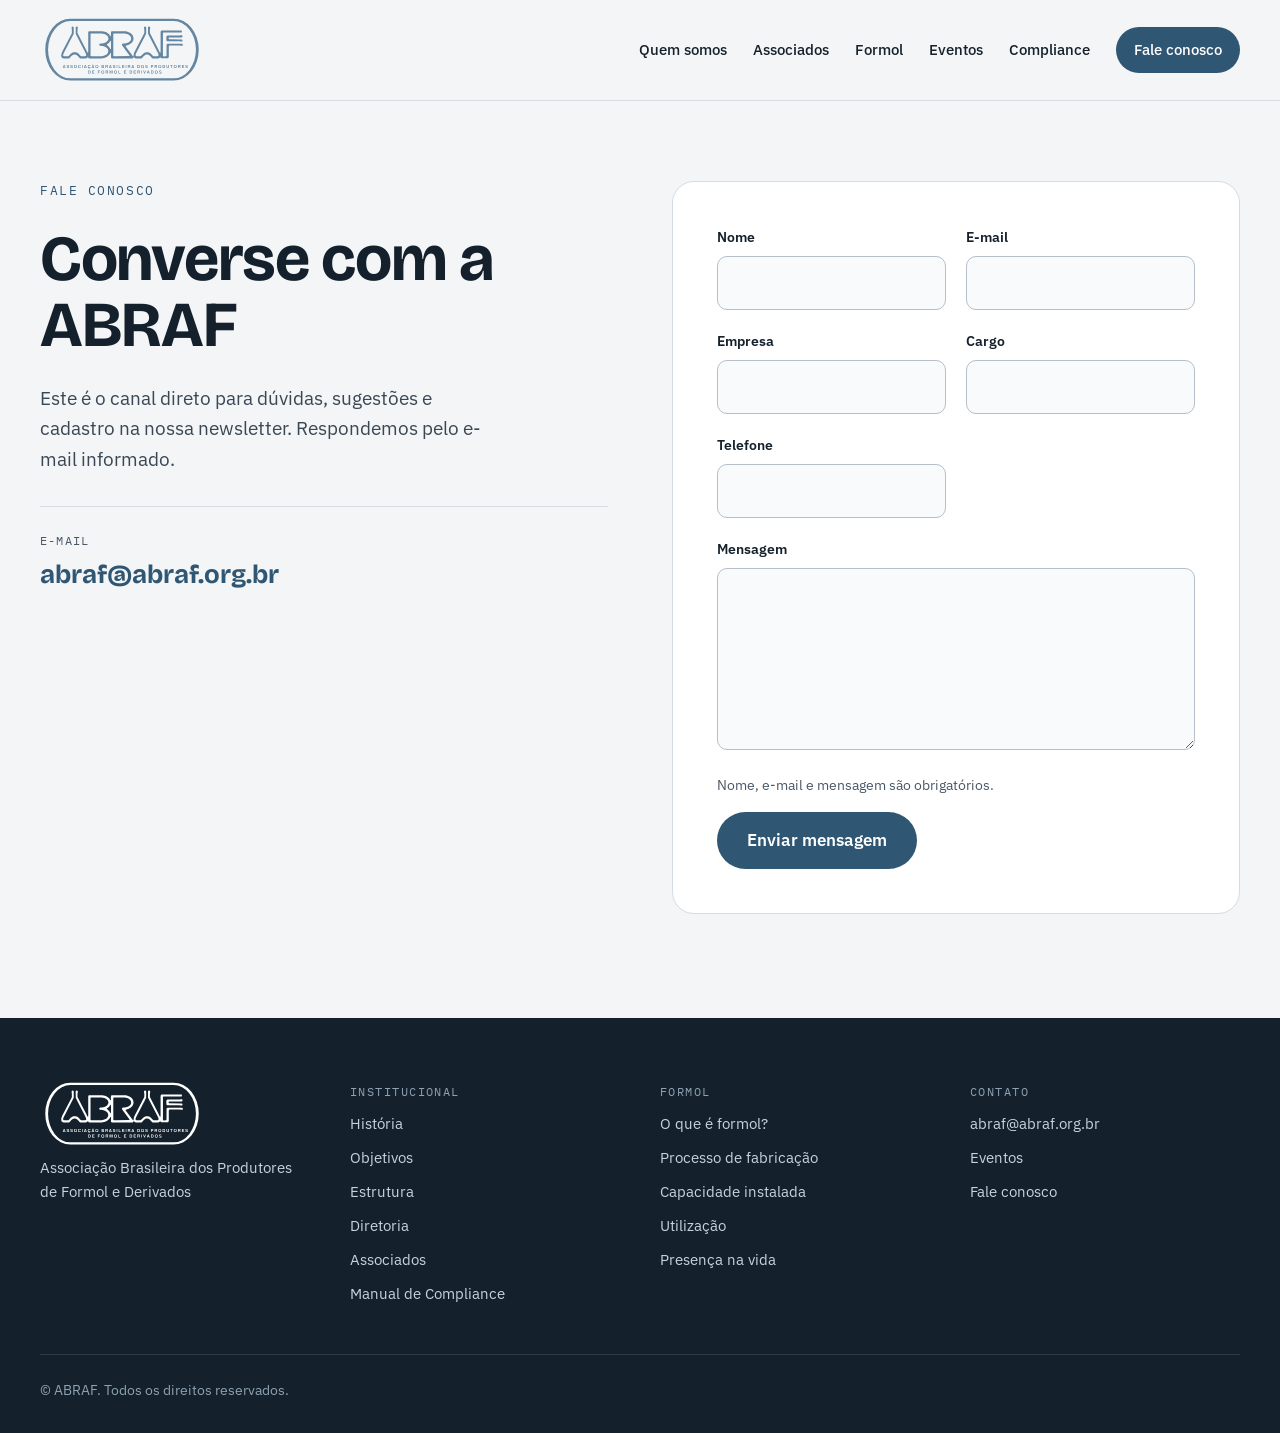
<file: contato.html>
<!doctype html>
<html lang="pt-BR">
<head>
<meta charset="utf-8">
<meta name="viewport" content="width=device-width, initial-scale=1">
<title>Fale conosco — ABRAF</title>
<meta name="description" content="Entre em contato com a ABRAF: dúvidas, sugestões e newsletter.">
<meta property="og:type" content="website">
<meta property="og:title" content="Fale conosco — ABRAF">
<meta property="og:description" content="Entre em contato com a ABRAF: dúvidas, sugestões e newsletter.">
<meta property="og:image" content="img/banner-1-presente-na-sua-vida.jpg">
<meta property="og:locale" content="pt_BR">
<link rel="icon" href="img/favicon.svg" type="image/svg+xml">
<link rel="preconnect" href="https://fonts.googleapis.com">
<link rel="preconnect" href="https://fonts.gstatic.com" crossorigin>
<link href="https://fonts.googleapis.com/css2?family=Bricolage+Grotesque:opsz,wght@12..96,500;12..96,700&amp;family=IBM+Plex+Mono:wght@500&amp;family=IBM+Plex+Sans:wght@400;500;600&amp;display=swap" rel="stylesheet">
<link rel="stylesheet" href="css/style.css">
<script src="js/site.js" defer></script>
</head>
<body>
<div style="font-family: 'IBM Plex Sans', system-ui, sans-serif; color: #14212C; background: #F3F5F7; font-size: 17px; line-height: 1.6">

<header style="border-bottom: 1px solid #D5DCE3; background: #F3F5F7">
<div style="max-width: 1200px; margin: 0 auto; padding: 18px 24px; display: flex; flex-wrap: wrap; align-items: center; justify-content: space-between; gap: 16px">
<a href="index.html" aria-label="ABRAF — página inicial" style="display: flex; align-items: center; text-decoration: none; color: #14212C">
<img src="img/logo-abraf.svg" alt="ABRAF — Associação Brasileira dos Produtores de Formol e Derivados" style="height: 64px; width: auto; display: block">
</a>
<nav class="navlinks" aria-label="Principal" style="display: flex; flex-wrap: wrap; align-items: center; gap: 6px 26px; font-size: 15px; font-weight: 500">
<a class="nl" href="quem-somos.html">Quem somos</a>
<a class="nl" href="quem-somos.html#associados">Associados</a>
<a class="nl" href="formol.html">Formol</a>
<a class="nl" href="eventos.html">Eventos</a>
<a class="nl" href="compliance.html">Compliance</a>
<a class="btn-p" href="contato.html" aria-current="page" style="background: #2F5673; color: #FFFFFF; text-decoration: none; padding: 11px 18px; border-radius: 999px">Fale conosco</a>
</nav>
<button class="burger" type="button" aria-label="Abrir menu" aria-expanded="false" aria-controls="menu-mobile" data-menu-toggle style="width: 48px; height: 48px; align-items: center; justify-content: center; background: transparent; border: 1px solid #D5DCE3; border-radius: 12px; color: #14212C; cursor: pointer; padding: 0">
<span class="icon-open"><svg width="22" height="22" viewBox="0 0 24 24" fill="none" stroke="currentColor" stroke-width="2" stroke-linecap="round" aria-hidden="true"><path d="M4 7h16"></path><path d="M4 12h16"></path><path d="M4 17h16"></path></svg></span>
<span class="icon-close"><svg width="22" height="22" viewBox="0 0 24 24" fill="none" stroke="currentColor" stroke-width="2" stroke-linecap="round" aria-hidden="true"><path d="M6 6l12 12"></path><path d="M18 6L6 18"></path></svg></span>
</button>
</div>
<nav class="mpanel" id="menu-mobile" aria-label="Menu" hidden style="flex-direction: column; padding: 8px 24px 24px; border-top: 1px solid #D5DCE3; background: #F3F5F7">
<a class="mlink" href="quem-somos.html" style="display: flex; align-items: center; min-height: 48px; border-bottom: 1px solid #E6EBF0; font-weight: 500; font-size: 17px">Quem somos</a>
<a class="mlink" href="quem-somos.html#associados" style="display: flex; align-items: center; min-height: 48px; border-bottom: 1px solid #E6EBF0; font-weight: 500; font-size: 17px">Associados</a>
<a class="mlink" href="formol.html" style="display: flex; align-items: center; min-height: 48px; border-bottom: 1px solid #E6EBF0; font-weight: 500; font-size: 17px">Formol</a>
<a class="mlink" href="eventos.html" style="display: flex; align-items: center; min-height: 48px; border-bottom: 1px solid #E6EBF0; font-weight: 500; font-size: 17px">Eventos</a>
<a class="mlink" href="compliance.html" style="display: flex; align-items: center; min-height: 48px; border-bottom: 1px solid #E6EBF0; font-weight: 500; font-size: 17px">Compliance</a>
<a class="btn-p" href="contato.html" style="margin-top: 12px; background: #2F5673; color: #FFFFFF; text-decoration: none; font-weight: 600; padding: 14px 22px; border-radius: 999px; text-align: center">Fale conosco</a>
</nav>
</header>

<section style="max-width: 1200px; margin: 0 auto; padding: 80px 24px 104px; display: grid; grid-template-columns: repeat(auto-fit, minmax(min(420px, 100%), 1fr)); gap: 64px; align-items: start">
<div style="display: flex; flex-direction: column; gap: 24px">
<span style="font-family: 'IBM Plex Mono', ui-monospace, monospace; font-size: 13px; letter-spacing: 0.12em; text-transform: uppercase; color: #2F5673">Fale conosco</span>
<h1 style="margin: 0; font-family: 'Bricolage Grotesque', system-ui, sans-serif; font-weight: 700; font-size: clamp(38px, 5vw, 64px); line-height: 1.04; letter-spacing: -0.02em">Converse com a ABRAF</h1>
<p style="margin: 0; font-size: 19px; color: #3A4754; max-width: 26em; text-wrap: pretty">Este é o canal direto para dúvidas, sugestões e cadastro na nossa newsletter. Respondemos pelo e-mail informado.</p>
<div style="display: flex; flex-direction: column; gap: 4px; border-top: 1px solid #D5DCE3; padding-top: 24px; margin-top: 8px">
<span style="font-family: 'IBM Plex Mono', ui-monospace, monospace; font-size: 12px; letter-spacing: 0.1em; color: #4A5866">E-MAIL</span>
<a href="mailto:abraf@abraf.org.br" style="font-family: 'Bricolage Grotesque', system-ui, sans-serif; font-weight: 700; font-size: 26px; text-decoration: none">abraf@abraf.org.br</a>
</div>
</div>

<div style="background: #FFFFFF; border: 1px solid #D5DCE3; border-radius: 22px; padding: clamp(24px, 4vw, 44px)">
<form id="contact-form" action="https://api.web3forms.com/submit" method="POST" aria-label="Formulário de contato" style="display: flex; flex-direction: column; gap: 20px">
<!-- Chave do Web3Forms (gratuito): gere em https://web3forms.com com o e-mail abraf@abraf.org.br e cole abaixo -->
<input type="hidden" name="access_key" value="COLE-AQUI-A-CHAVE-DO-WEB3FORMS">
<input type="hidden" name="subject" value="Nova mensagem pelo site da ABRAF">
<input type="hidden" name="from_name" value="Site ABRAF">
<input type="checkbox" name="botcheck" class="hp" tabindex="-1" autocomplete="off" aria-hidden="true">
<div style="display: grid; grid-template-columns: repeat(auto-fit, minmax(min(220px, 100%), 1fr)); gap: 20px">
<div style="display: flex; flex-direction: column; gap: 8px"><label for="c-nome" style="font-size: 14px; font-weight: 600">Nome</label><input class="fld" id="c-nome" name="nome" type="text" autocomplete="name" required="required" style="font: inherit; font-size: 16px; padding: 13px 14px; border: 1px solid #B4BFC9; border-radius: 10px; background: #F8FAFB; color: #14212C"></div>
<div style="display: flex; flex-direction: column; gap: 8px"><label for="c-email" style="font-size: 14px; font-weight: 600">E-mail</label><input class="fld" id="c-email" name="email" type="email" autocomplete="email" required="required" style="font: inherit; font-size: 16px; padding: 13px 14px; border: 1px solid #B4BFC9; border-radius: 10px; background: #F8FAFB; color: #14212C"></div>
<div style="display: flex; flex-direction: column; gap: 8px"><label for="c-empresa" style="font-size: 14px; font-weight: 600">Empresa</label><input class="fld" id="c-empresa" name="empresa" type="text" autocomplete="organization" style="font: inherit; font-size: 16px; padding: 13px 14px; border: 1px solid #B4BFC9; border-radius: 10px; background: #F8FAFB; color: #14212C"></div>
<div style="display: flex; flex-direction: column; gap: 8px"><label for="c-cargo" style="font-size: 14px; font-weight: 600">Cargo</label><input class="fld" id="c-cargo" name="cargo" type="text" autocomplete="organization-title" style="font: inherit; font-size: 16px; padding: 13px 14px; border: 1px solid #B4BFC9; border-radius: 10px; background: #F8FAFB; color: #14212C"></div>
<div style="display: flex; flex-direction: column; gap: 8px"><label for="c-tel" style="font-size: 14px; font-weight: 600">Telefone</label><input class="fld" id="c-tel" name="telefone" type="tel" autocomplete="tel" style="font: inherit; font-size: 16px; padding: 13px 14px; border: 1px solid #B4BFC9; border-radius: 10px; background: #F8FAFB; color: #14212C"></div>
</div>
<div style="display: flex; flex-direction: column; gap: 8px"><label for="c-msg" style="font-size: 14px; font-weight: 600">Mensagem</label><textarea class="fld" id="c-msg" name="mensagem" rows="6" required="required" style="font: inherit; font-size: 16px; padding: 13px 14px; border: 1px solid #B4BFC9; border-radius: 10px; background: #F8FAFB; color: #14212C; resize: vertical"></textarea></div>
<div style="display: flex; flex-wrap: wrap; align-items: center; justify-content: space-between; gap: 16px; padding-top: 4px">
<span id="contact-note" style="font-size: 14px; color: #4A5866">Nome, e-mail e mensagem são obrigatórios.</span>
<button class="btn-p" type="submit" style="font: inherit; font-weight: 600; background: #2F5673; color: #FFFFFF; border: 0; padding: 15px 30px; border-radius: 999px; cursor: pointer; min-height: 48px">Enviar mensagem</button>
</div>
</form>
<div id="contact-success" role="status" hidden style="min-height: 420px; display: flex; flex-direction: column; align-items: flex-start; justify-content: center; gap: 18px">
<div style="width: 56px; height: 56px; border-radius: 999px; background: #2F5673; display: flex; align-items: center; justify-content: center"><svg width="28" height="28" viewBox="0 0 24 24" fill="none" stroke="#FFFFFF" stroke-width="2.4" stroke-linecap="round" stroke-linejoin="round" aria-hidden="true"><path d="M20 6 9 17l-5-5"></path></svg></div>
<h2 style="margin: 0; font-family: 'Bricolage Grotesque', system-ui, sans-serif; font-weight: 700; font-size: 32px; line-height: 1.1">Mensagem enviada</h2>
<p style="margin: 0; color: #3A4754">Obrigado pelo contato. A equipe da ABRAF responderá pelo e-mail informado.</p>
<button type="button" data-contact-reset style="font: inherit; font-weight: 600; background: transparent; color: #2F5673; border: 1px solid #2F5673; padding: 12px 22px; border-radius: 999px; cursor: pointer; min-height: 44px">Enviar outra mensagem</button>
</div>
</div>
</section>

<footer style="background: #14212C; color: #C7D2DC; font-size: 15px">
<div style="max-width: 1200px; margin: 0 auto; padding: 64px 24px 32px; display: flex; flex-direction: column; gap: 48px">
<div style="display: grid; grid-template-columns: repeat(auto-fit, minmax(min(200px, 100%), 1fr)); gap: 40px">
<div style="display: flex; flex-direction: column; gap: 10px">
<img src="img/logo-abraf-branco.svg" alt="ABRAF — Associação Brasileira dos Produtores de Formol e Derivados" style="height: 64px; width: auto; display: block; align-self: flex-start">
<span>Associação Brasileira dos Produtores de Formol e Derivados</span>
</div>
<nav aria-label="Institucional" style="display: flex; flex-direction: column; gap: 10px">
<span style="font-family: 'IBM Plex Mono', ui-monospace, monospace; font-size: 12px; letter-spacing: 0.12em; color: #8EA1B2">INSTITUCIONAL</span>
<a class="fl" href="quem-somos.html#historia">História</a>
<a class="fl" href="quem-somos.html#objetivos">Objetivos</a>
<a class="fl" href="quem-somos.html#estrutura">Estrutura</a>
<a class="fl" href="quem-somos.html#diretoria">Diretoria</a>
<a class="fl" href="quem-somos.html#associados">Associados</a>
<a class="fl" href="compliance.html">Manual de Compliance</a>
</nav>
<nav aria-label="Formol" style="display: flex; flex-direction: column; gap: 10px">
<span style="font-family: 'IBM Plex Mono', ui-monospace, monospace; font-size: 12px; letter-spacing: 0.12em; color: #8EA1B2">FORMOL</span>
<a class="fl" href="formol.html#oquee">O que é formol?</a>
<a class="fl" href="formol.html#fabricacao">Processo de fabricação</a>
<a class="fl" href="formol.html#capacidade">Capacidade instalada</a>
<a class="fl" href="formol.html#utilizacao">Utilização</a>
<a class="fl" href="formol.html#presenca">Presença na vida</a>
</nav>
<div style="display: flex; flex-direction: column; gap: 10px">
<span style="font-family: 'IBM Plex Mono', ui-monospace, monospace; font-size: 12px; letter-spacing: 0.12em; color: #8EA1B2">CONTATO</span>
<a class="fl" href="mailto:abraf@abraf.org.br">abraf@abraf.org.br</a>
<a class="fl" href="eventos.html">Eventos</a>
<a class="fl" href="contato.html">Fale conosco</a>
</div>
</div>
<div style="border-top: 1px solid #2A3A48; padding-top: 24px; font-size: 14px; color: #8EA1B2">© ABRAF. Todos os direitos reservados.</div>
</div>
</footer>

</div>
</body>
</html>
</file>
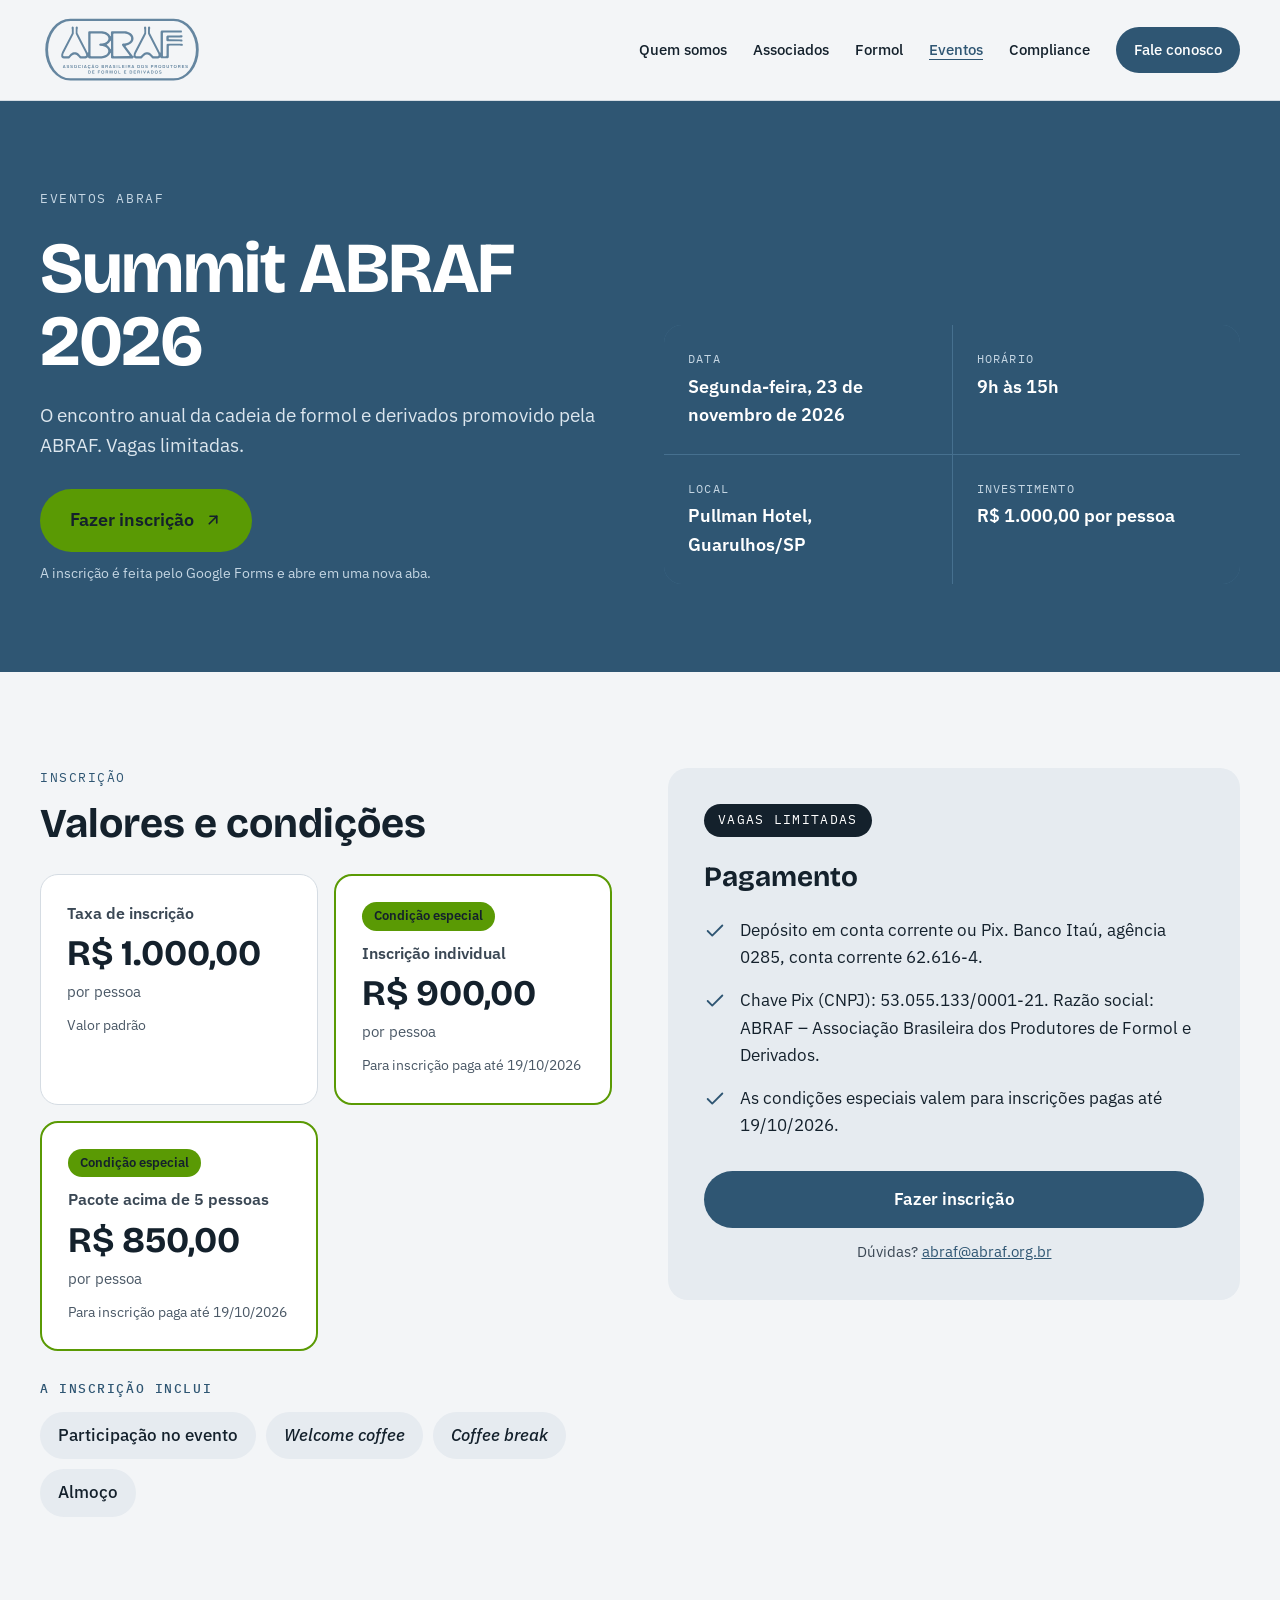
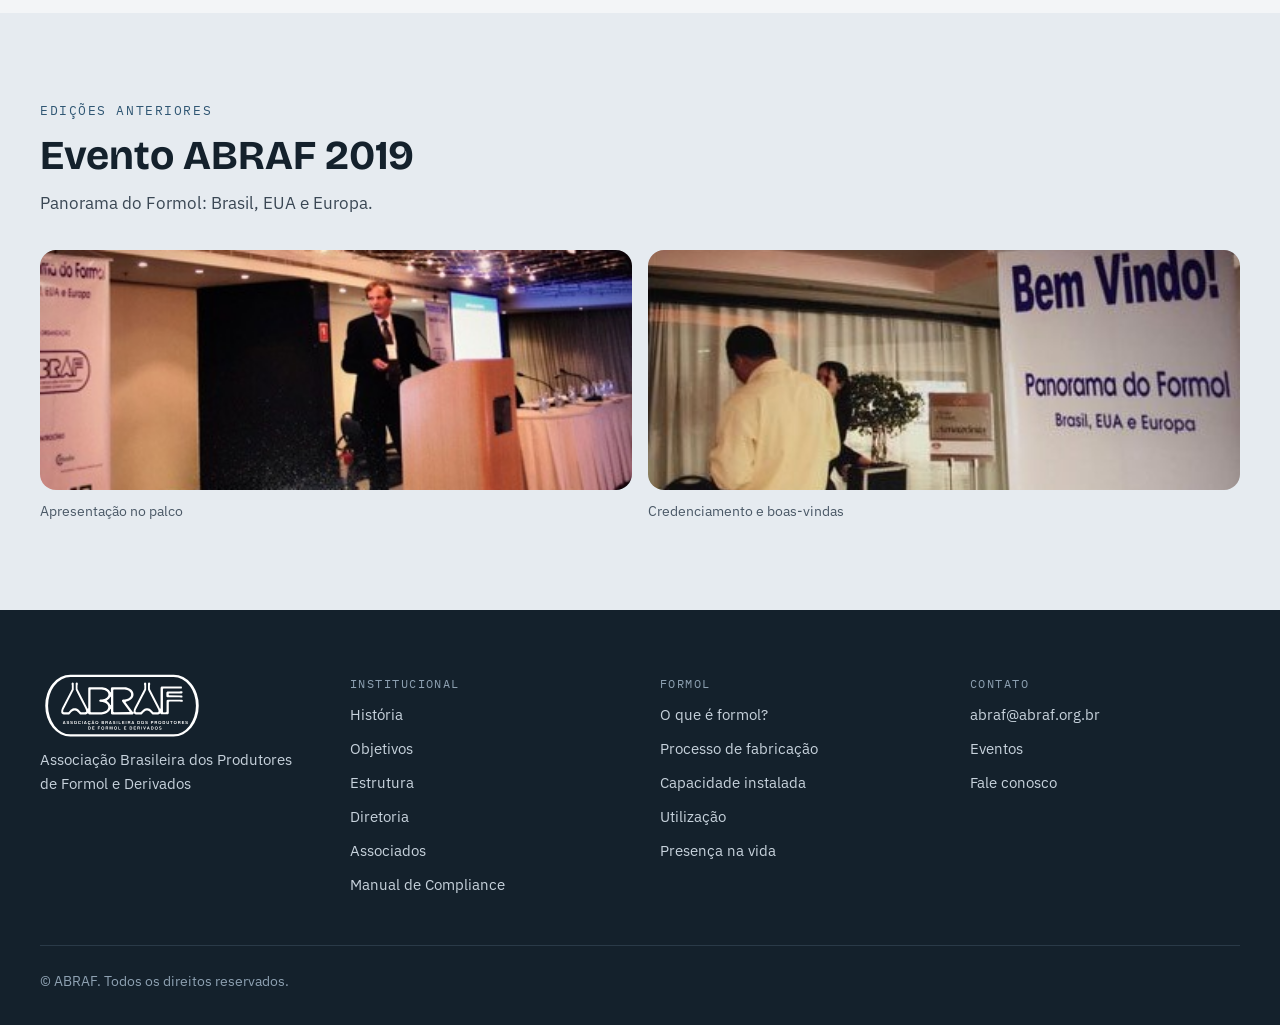
<file: eventos.html>
<!doctype html>
<html lang="pt-BR">
<head>
<meta charset="utf-8">
<meta name="viewport" content="width=device-width, initial-scale=1">
<title>Eventos — ABRAF</title>
<meta name="description" content="Summit ABRAF 2026: data, local, valores, inscrição e edições anteriores.">
<meta property="og:type" content="website">
<meta property="og:title" content="Eventos — ABRAF">
<meta property="og:description" content="Summit ABRAF 2026: data, local, valores, inscrição e edições anteriores.">
<meta property="og:image" content="img/banner-1-presente-na-sua-vida.jpg">
<meta property="og:locale" content="pt_BR">
<link rel="icon" href="img/favicon.svg" type="image/svg+xml">
<link rel="preconnect" href="https://fonts.googleapis.com">
<link rel="preconnect" href="https://fonts.gstatic.com" crossorigin>
<link href="https://fonts.googleapis.com/css2?family=Bricolage+Grotesque:opsz,wght@12..96,500;12..96,700&amp;family=IBM+Plex+Mono:wght@500&amp;family=IBM+Plex+Sans:wght@400;500;600&amp;display=swap" rel="stylesheet">
<link rel="stylesheet" href="css/style.css">
<script src="js/site.js" defer></script>
</head>
<body>
<div style="font-family: 'IBM Plex Sans', system-ui, sans-serif; color: #14212C; background: #F3F5F7; font-size: 17px; line-height: 1.6">

<header style="border-bottom: 1px solid #D5DCE3; background: #F3F5F7">
<div style="max-width: 1200px; margin: 0 auto; padding: 18px 24px; display: flex; flex-wrap: wrap; align-items: center; justify-content: space-between; gap: 16px">
<a href="index.html" aria-label="ABRAF — página inicial" style="display: flex; align-items: center; text-decoration: none; color: #14212C">
<img src="img/logo-abraf.svg" alt="ABRAF — Associação Brasileira dos Produtores de Formol e Derivados" style="height: 64px; width: auto; display: block">
</a>
<nav class="navlinks" aria-label="Principal" style="display: flex; flex-wrap: wrap; align-items: center; gap: 6px 26px; font-size: 15px; font-weight: 500">
<a class="nl" href="quem-somos.html">Quem somos</a>
<a class="nl" href="quem-somos.html#associados">Associados</a>
<a class="nl" href="formol.html">Formol</a>
<a class="nl" href="eventos.html" aria-current="page" style="color: #2F5673; text-decoration: underline; text-underline-offset: 4px">Eventos</a>
<a class="nl" href="compliance.html">Compliance</a>
<a class="btn-p" href="contato.html" style="background: #2F5673; color: #FFFFFF; text-decoration: none; padding: 11px 18px; border-radius: 999px">Fale conosco</a>
</nav>
<button class="burger" type="button" aria-label="Abrir menu" aria-expanded="false" aria-controls="menu-mobile" data-menu-toggle style="width: 48px; height: 48px; align-items: center; justify-content: center; background: transparent; border: 1px solid #D5DCE3; border-radius: 12px; color: #14212C; cursor: pointer; padding: 0">
<span class="icon-open"><svg width="22" height="22" viewBox="0 0 24 24" fill="none" stroke="currentColor" stroke-width="2" stroke-linecap="round" aria-hidden="true"><path d="M4 7h16"></path><path d="M4 12h16"></path><path d="M4 17h16"></path></svg></span>
<span class="icon-close"><svg width="22" height="22" viewBox="0 0 24 24" fill="none" stroke="currentColor" stroke-width="2" stroke-linecap="round" aria-hidden="true"><path d="M6 6l12 12"></path><path d="M18 6L6 18"></path></svg></span>
</button>
</div>
<nav class="mpanel" id="menu-mobile" aria-label="Menu" hidden style="flex-direction: column; padding: 8px 24px 24px; border-top: 1px solid #D5DCE3; background: #F3F5F7">
<a class="mlink" href="quem-somos.html" style="display: flex; align-items: center; min-height: 48px; border-bottom: 1px solid #E6EBF0; font-weight: 500; font-size: 17px">Quem somos</a>
<a class="mlink" href="quem-somos.html#associados" style="display: flex; align-items: center; min-height: 48px; border-bottom: 1px solid #E6EBF0; font-weight: 500; font-size: 17px">Associados</a>
<a class="mlink" href="formol.html" style="display: flex; align-items: center; min-height: 48px; border-bottom: 1px solid #E6EBF0; font-weight: 500; font-size: 17px">Formol</a>
<a class="mlink" href="eventos.html" style="display: flex; align-items: center; min-height: 48px; border-bottom: 1px solid #E6EBF0; font-weight: 500; font-size: 17px">Eventos</a>
<a class="mlink" href="compliance.html" style="display: flex; align-items: center; min-height: 48px; border-bottom: 1px solid #E6EBF0; font-weight: 500; font-size: 17px">Compliance</a>
<a class="btn-p" href="contato.html" style="margin-top: 12px; background: #2F5673; color: #FFFFFF; text-decoration: none; font-weight: 600; padding: 14px 22px; border-radius: 999px; text-align: center">Fale conosco</a>
</nav>
</header>

<section style="background: #2F5673; color: #FFFFFF">
<div style="max-width: 1200px; margin: 0 auto; padding: 88px 24px; display: grid; grid-template-columns: repeat(auto-fit, minmax(min(460px, 100%), 1fr)); gap: 48px; align-items: end">
<div style="display: flex; flex-direction: column; gap: 22px">
<span style="font-family: 'IBM Plex Mono', ui-monospace, monospace; font-size: 13px; letter-spacing: 0.12em; text-transform: uppercase; color: #C5D6E3">Eventos ABRAF</span>
<h1 style="margin: 0; font-family: 'Bricolage Grotesque', system-ui, sans-serif; font-weight: 700; font-size: clamp(40px, 5.6vw, 72px); line-height: 1.02; letter-spacing: -0.02em">Summit ABRAF 2026</h1>
<p style="margin: 0; font-size: 19px; color: #DCE6EE; max-width: 32em">O encontro anual da cadeia de formol e derivados promovido pela ABRAF. Vagas limitadas.</p>
<div style="display: flex; flex-direction: column; gap: 10px; align-items: flex-start; padding-top: 6px">
<a class="btn-a" id="inscricao" href="https://forms.gle/AHjPye6nQssvR9hz8" target="_blank" rel="noopener" style="background: #5A9A04; color: #14212C; text-decoration: none; font-weight: 600; font-size: 18px; padding: 17px 30px; border-radius: 999px; display: flex; align-items: center; gap: 10px">Fazer inscrição <svg width="18" height="18" viewBox="0 0 24 24" fill="none" stroke="currentColor" stroke-width="2.2" stroke-linecap="round" stroke-linejoin="round" aria-hidden="true"><path d="M7 17 17 7"></path><path d="M8 7h9v9"></path></svg></a>
<span style="font-size: 14px; color: #C5D6E3">A inscrição é feita pelo Google Forms e abre em uma nova aba.</span>
</div>
</div>
<dl style="margin: 0; display: grid; grid-template-columns: repeat(2, minmax(0, 1fr)); gap: 1px; background: #46708F; border-radius: 18px; overflow: hidden">
<div style="background: #2F5673; padding: 24px; display: flex; flex-direction: column; gap: 4px"><dt style="font-family: 'IBM Plex Mono', ui-monospace, monospace; font-size: 12px; letter-spacing: 0.1em; color: #C5D6E3">DATA</dt><dd style="margin: 0; font-weight: 600; font-size: 18px">Segunda-feira, 23 de novembro de 2026</dd></div>
<div style="background: #2F5673; padding: 24px; display: flex; flex-direction: column; gap: 4px"><dt style="font-family: 'IBM Plex Mono', ui-monospace, monospace; font-size: 12px; letter-spacing: 0.1em; color: #C5D6E3">HORÁRIO</dt><dd style="margin: 0; font-weight: 600; font-size: 18px">9h às 15h</dd></div>
<div style="background: #2F5673; padding: 24px; display: flex; flex-direction: column; gap: 4px"><dt style="font-family: 'IBM Plex Mono', ui-monospace, monospace; font-size: 12px; letter-spacing: 0.1em; color: #C5D6E3">LOCAL</dt><dd style="margin: 0; font-weight: 600; font-size: 18px">Pullman Hotel, Guarulhos/SP</dd></div>
<div style="background: #2F5673; padding: 24px; display: flex; flex-direction: column; gap: 4px"><dt style="font-family: 'IBM Plex Mono', ui-monospace, monospace; font-size: 12px; letter-spacing: 0.1em; color: #C5D6E3">INVESTIMENTO</dt><dd style="margin: 0; font-weight: 600; font-size: 18px">R$ 1.000,00 por pessoa</dd></div>
</dl>
</div>
</section>

<section aria-label="Inscrição" style="max-width: 1200px; margin: 0 auto; padding: 96px 24px; display: grid; grid-template-columns: repeat(auto-fit, minmax(min(380px, 100%), 1fr)); gap: 56px; align-items: start">
<div style="display: flex; flex-direction: column; gap: 28px">
<div style="display: flex; flex-direction: column; gap: 12px">
<span style="font-family: 'IBM Plex Mono', ui-monospace, monospace; font-size: 13px; letter-spacing: 0.12em; text-transform: uppercase; color: #2F5673">Inscrição</span>
<h2 style="margin: 0; font-family: 'Bricolage Grotesque', system-ui, sans-serif; font-weight: 700; font-size: clamp(30px, 3.2vw, 42px); line-height: 1.1">Valores e condições</h2>
</div>
<div style="display: grid; grid-template-columns: repeat(auto-fit, minmax(min(220px, 100%), 1fr)); gap: 16px">
<article style="background: #FFFFFF; border: 1px solid #D5DCE3; border-radius: 18px; padding: 26px; display: flex; flex-direction: column; gap: 10px">

<h3 style="margin: 0; font-size: 16px; font-weight: 600; color: #3A4754">Taxa de inscrição</h3>
<div style="display: flex; align-items: baseline; gap: 8px; flex-wrap: wrap"><span style="font-family: 'Bricolage Grotesque', system-ui, sans-serif; font-weight: 700; font-size: 36px; line-height: 1; color: #14212C">R$ 1.000,00</span><span style="font-size: 15px; color: #4A5866">por pessoa</span></div>
<span style="font-size: 14px; color: #4A5866">Valor padrão</span>
</article>
<article style="background: #FFFFFF; border: 2px solid #5A9A04; border-radius: 18px; padding: 26px; display: flex; flex-direction: column; gap: 10px">
<span style="align-self: flex-start; background: #5A9A04; color: #14212C; border-radius: 999px; padding: 4px 12px; font-size: 13px; font-weight: 600">Condição especial</span>
<h3 style="margin: 0; font-size: 16px; font-weight: 600; color: #3A4754">Inscrição individual</h3>
<div style="display: flex; align-items: baseline; gap: 8px; flex-wrap: wrap"><span style="font-family: 'Bricolage Grotesque', system-ui, sans-serif; font-weight: 700; font-size: 36px; line-height: 1; color: #14212C">R$ 900,00</span><span style="font-size: 15px; color: #4A5866">por pessoa</span></div>
<span style="font-size: 14px; color: #4A5866">Para inscrição paga até 19/10/2026</span>
</article>
<article style="background: #FFFFFF; border: 2px solid #5A9A04; border-radius: 18px; padding: 26px; display: flex; flex-direction: column; gap: 10px">
<span style="align-self: flex-start; background: #5A9A04; color: #14212C; border-radius: 999px; padding: 4px 12px; font-size: 13px; font-weight: 600">Condição especial</span>
<h3 style="margin: 0; font-size: 16px; font-weight: 600; color: #3A4754">Pacote acima de 5 pessoas</h3>
<div style="display: flex; align-items: baseline; gap: 8px; flex-wrap: wrap"><span style="font-family: 'Bricolage Grotesque', system-ui, sans-serif; font-weight: 700; font-size: 36px; line-height: 1; color: #14212C">R$ 850,00</span><span style="font-size: 15px; color: #4A5866">por pessoa</span></div>
<span style="font-size: 14px; color: #4A5866">Para inscrição paga até 19/10/2026</span>
</article>
</div>
<div style="display: flex; flex-direction: column; gap: 12px">
<h3 style="margin: 0; font-family: 'IBM Plex Mono', ui-monospace, monospace; font-weight: 500; font-size: 13px; letter-spacing: 0.12em; text-transform: uppercase; color: #2F5673">A inscrição inclui</h3>
<ul style="margin: 0; padding: 0; list-style: none; display: flex; flex-wrap: wrap; gap: 10px">
<li style="background: #E6EBF0; border-radius: 999px; padding: 10px 18px; font-weight: 500">Participação no evento</li>
<li style="background: #E6EBF0; border-radius: 999px; padding: 10px 18px; font-weight: 500"><em>Welcome coffee</em></li>
<li style="background: #E6EBF0; border-radius: 999px; padding: 10px 18px; font-weight: 500"><em>Coffee break</em></li>
<li style="background: #E6EBF0; border-radius: 999px; padding: 10px 18px; font-weight: 500">Almoço</li>
</ul>
</div>
</div>
<aside style="background: #E6EBF0; border-radius: 20px; padding: 36px; display: flex; flex-direction: column; gap: 24px">
<span style="align-self: flex-start; background: #14212C; color: #FFFFFF; border-radius: 999px; padding: 6px 14px; font-family: 'IBM Plex Mono', ui-monospace, monospace; font-size: 13px; letter-spacing: 0.1em; text-transform: uppercase">Vagas limitadas</span>
<h2 style="margin: 0; font-family: 'Bricolage Grotesque', system-ui, sans-serif; font-weight: 700; font-size: 28px; line-height: 1.15">Pagamento</h2>
<ul style="margin: 0; padding: 0; list-style: none; display: flex; flex-direction: column; gap: 16px">
<li style="display: flex; gap: 14px"><svg width="22" height="22" viewBox="0 0 24 24" fill="none" stroke="#2F5673" stroke-width="2" stroke-linecap="round" stroke-linejoin="round" aria-hidden="true" style="flex-shrink: 0; margin-top: 3px"><path d="M20 6 9 17l-5-5"></path></svg><span>Depósito em conta corrente ou Pix. Banco Itaú, agência 0285, conta corrente 62.616-4.</span></li>
<li style="display: flex; gap: 14px"><svg width="22" height="22" viewBox="0 0 24 24" fill="none" stroke="#2F5673" stroke-width="2" stroke-linecap="round" stroke-linejoin="round" aria-hidden="true" style="flex-shrink: 0; margin-top: 3px"><path d="M20 6 9 17l-5-5"></path></svg><span>Chave Pix (CNPJ): 53.055.133/0001-21. Razão social: ABRAF – Associação Brasileira dos Produtores de Formol e Derivados.</span></li>
<li style="display: flex; gap: 14px"><svg width="22" height="22" viewBox="0 0 24 24" fill="none" stroke="#2F5673" stroke-width="2" stroke-linecap="round" stroke-linejoin="round" aria-hidden="true" style="flex-shrink: 0; margin-top: 3px"><path d="M20 6 9 17l-5-5"></path></svg><span>As condições especiais valem para inscrições pagas até 19/10/2026.</span></li>
</ul>
<div style="display: flex; flex-direction: column; gap: 12px; padding-top: 8px">
<a class="btn-p" href="https://forms.gle/AHjPye6nQssvR9hz8" target="_blank" rel="noopener" style="background: #2F5673; color: #FFFFFF; text-decoration: none; font-weight: 600; padding: 15px 26px; border-radius: 999px; text-align: center">Fazer inscrição</a>
<span style="font-size: 15px; color: #3A4754; text-align: center">Dúvidas? <a href="mailto:abraf@abraf.org.br">abraf@abraf.org.br</a></span>
</div>
</aside>
</section>

<section aria-label="Edições anteriores" style="background: #E6EBF0; padding: 88px 0">
<div style="max-width: 1200px; margin: 0 auto; padding: 0 24px; display: flex; flex-direction: column; gap: 32px">
<div style="display: flex; flex-direction: column; gap: 12px; max-width: 720px">
<span style="font-family: 'IBM Plex Mono', ui-monospace, monospace; font-size: 13px; letter-spacing: 0.12em; text-transform: uppercase; color: #2F5673">Edições anteriores</span>
<h2 style="margin: 0; font-family: 'Bricolage Grotesque', system-ui, sans-serif; font-weight: 700; font-size: clamp(30px, 3.2vw, 42px); line-height: 1.1">Evento ABRAF 2019</h2>
<p style="margin: 0; color: #3A4754">Panorama do Formol: Brasil, EUA e Europa.</p>
</div>
<div style="display: grid; grid-template-columns: repeat(auto-fit, minmax(min(360px, 100%), 1fr)); gap: 16px">
<figure style="margin: 0; display: flex; flex-direction: column; gap: 10px"><img src="img/evento-2019-palestra.jpg" alt="Palestrante discursa no púlpito diante do banner da ABRAF" style="width: 100%; height: 240px; object-fit: cover; border-radius: 16px; display: block"><figcaption style="font-size: 14px; color: #4A5866">Apresentação no palco</figcaption></figure>
<figure style="margin: 0; display: flex; flex-direction: column; gap: 10px"><img src="img/evento-2019-boas-vindas.jpg" alt="Participantes no credenciamento ao lado do banner de boas-vindas Panorama do Formol" style="width: 100%; height: 240px; object-fit: cover; border-radius: 16px; display: block"><figcaption style="font-size: 14px; color: #4A5866">Credenciamento e boas-vindas</figcaption></figure>
</div>
</div>
</section>

<footer style="background: #14212C; color: #C7D2DC; font-size: 15px">
<div style="max-width: 1200px; margin: 0 auto; padding: 64px 24px 32px; display: flex; flex-direction: column; gap: 48px">
<div style="display: grid; grid-template-columns: repeat(auto-fit, minmax(min(200px, 100%), 1fr)); gap: 40px">
<div style="display: flex; flex-direction: column; gap: 10px">
<img src="img/logo-abraf-branco.svg" alt="ABRAF — Associação Brasileira dos Produtores de Formol e Derivados" style="height: 64px; width: auto; display: block; align-self: flex-start">
<span>Associação Brasileira dos Produtores de Formol e Derivados</span>
</div>
<nav aria-label="Institucional" style="display: flex; flex-direction: column; gap: 10px">
<span style="font-family: 'IBM Plex Mono', ui-monospace, monospace; font-size: 12px; letter-spacing: 0.12em; color: #8EA1B2">INSTITUCIONAL</span>
<a class="fl" href="quem-somos.html#historia">História</a>
<a class="fl" href="quem-somos.html#objetivos">Objetivos</a>
<a class="fl" href="quem-somos.html#estrutura">Estrutura</a>
<a class="fl" href="quem-somos.html#diretoria">Diretoria</a>
<a class="fl" href="quem-somos.html#associados">Associados</a>
<a class="fl" href="compliance.html">Manual de Compliance</a>
</nav>
<nav aria-label="Formol" style="display: flex; flex-direction: column; gap: 10px">
<span style="font-family: 'IBM Plex Mono', ui-monospace, monospace; font-size: 12px; letter-spacing: 0.12em; color: #8EA1B2">FORMOL</span>
<a class="fl" href="formol.html#oquee">O que é formol?</a>
<a class="fl" href="formol.html#fabricacao">Processo de fabricação</a>
<a class="fl" href="formol.html#capacidade">Capacidade instalada</a>
<a class="fl" href="formol.html#utilizacao">Utilização</a>
<a class="fl" href="formol.html#presenca">Presença na vida</a>
</nav>
<div style="display: flex; flex-direction: column; gap: 10px">
<span style="font-family: 'IBM Plex Mono', ui-monospace, monospace; font-size: 12px; letter-spacing: 0.12em; color: #8EA1B2">CONTATO</span>
<a class="fl" href="mailto:abraf@abraf.org.br">abraf@abraf.org.br</a>
<a class="fl" href="eventos.html">Eventos</a>
<a class="fl" href="contato.html">Fale conosco</a>
</div>
</div>
<div style="border-top: 1px solid #2A3A48; padding-top: 24px; font-size: 14px; color: #8EA1B2">© ABRAF. Todos os direitos reservados.</div>
</div>
</footer>

</div>
</body>
</html>
</file>
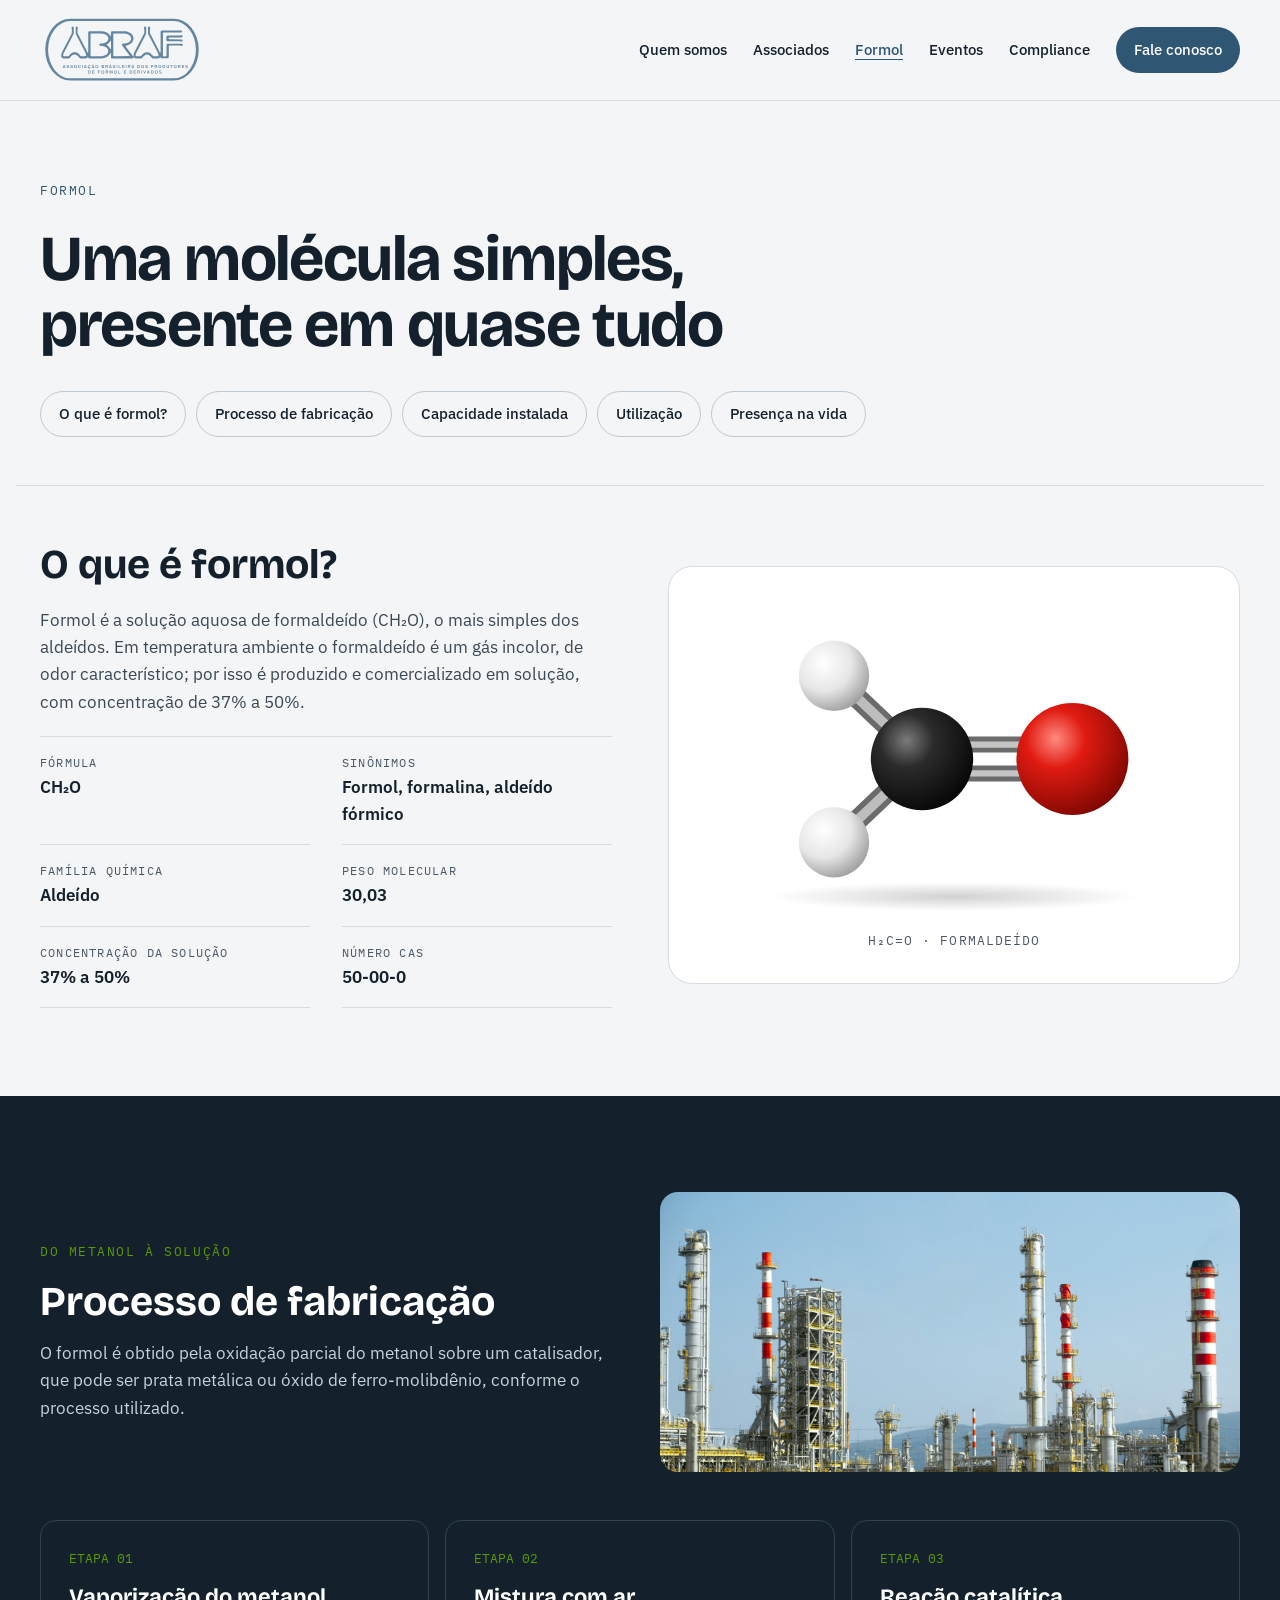
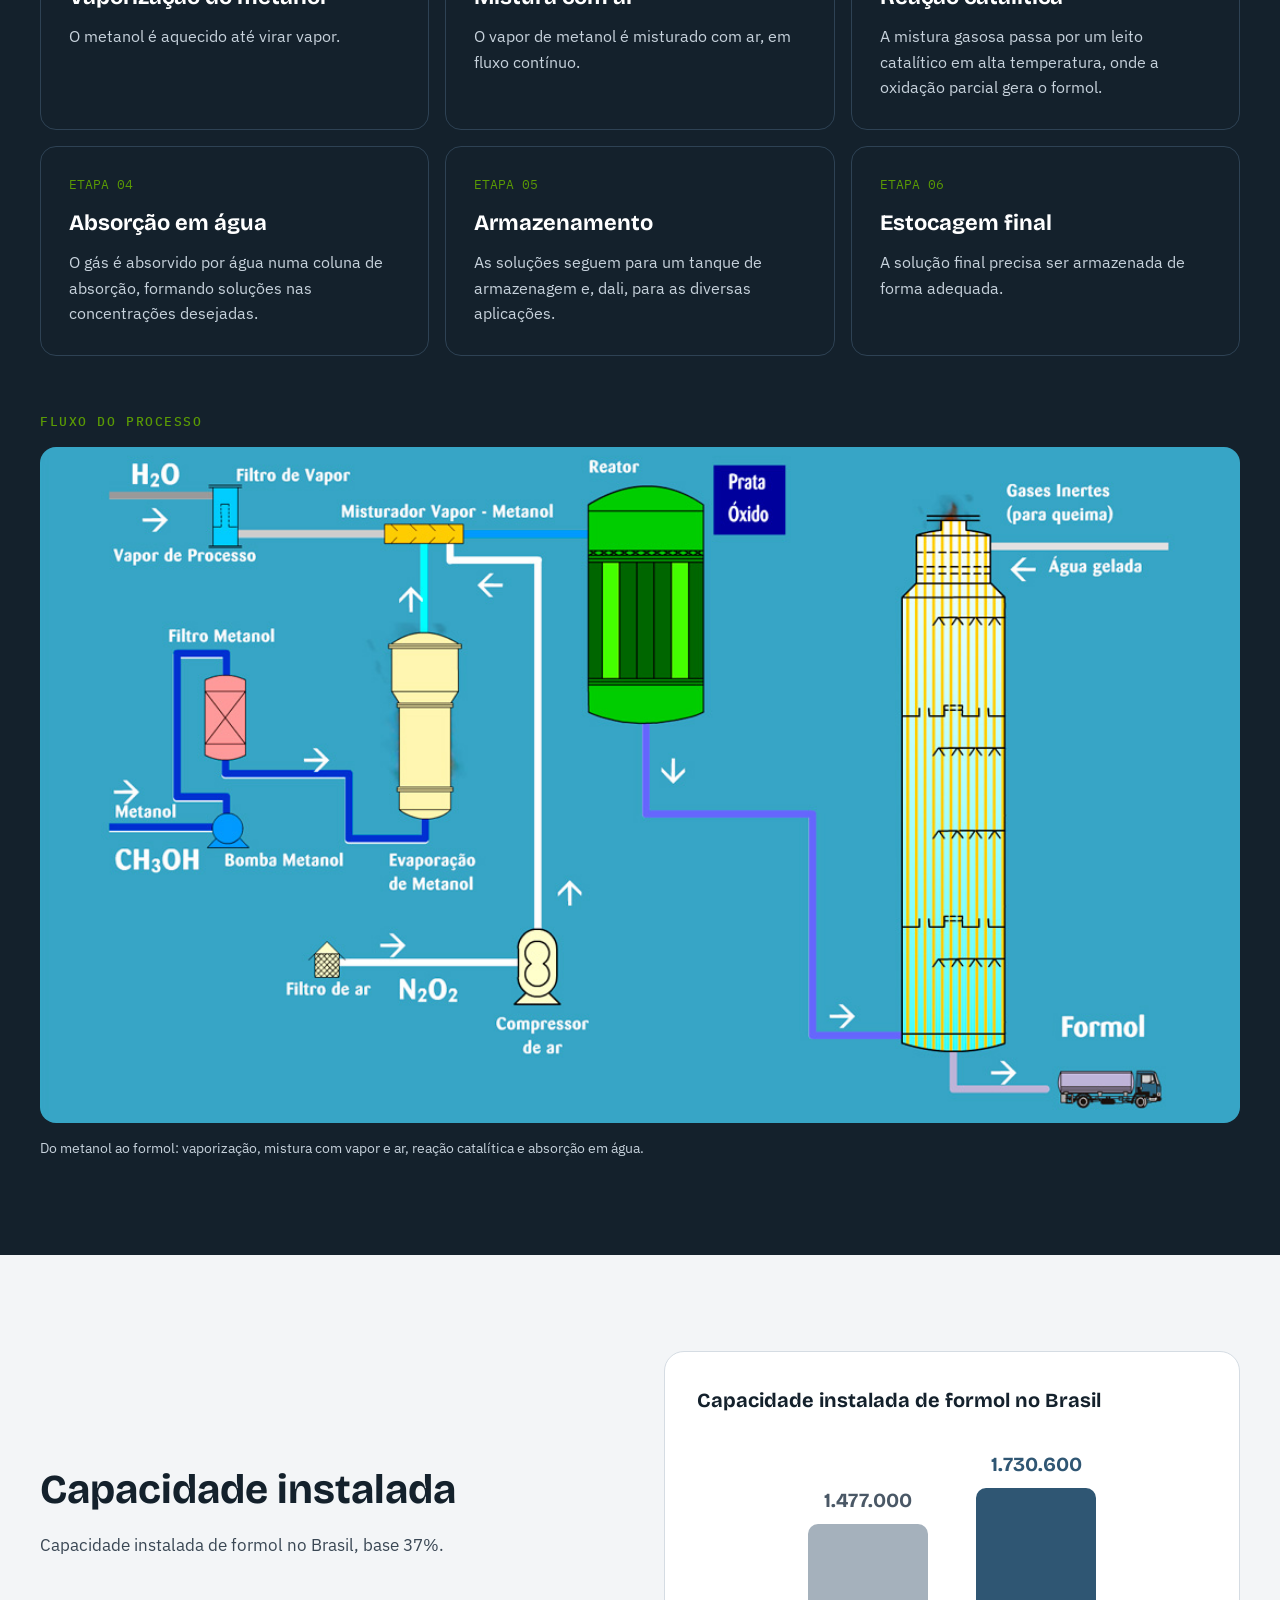
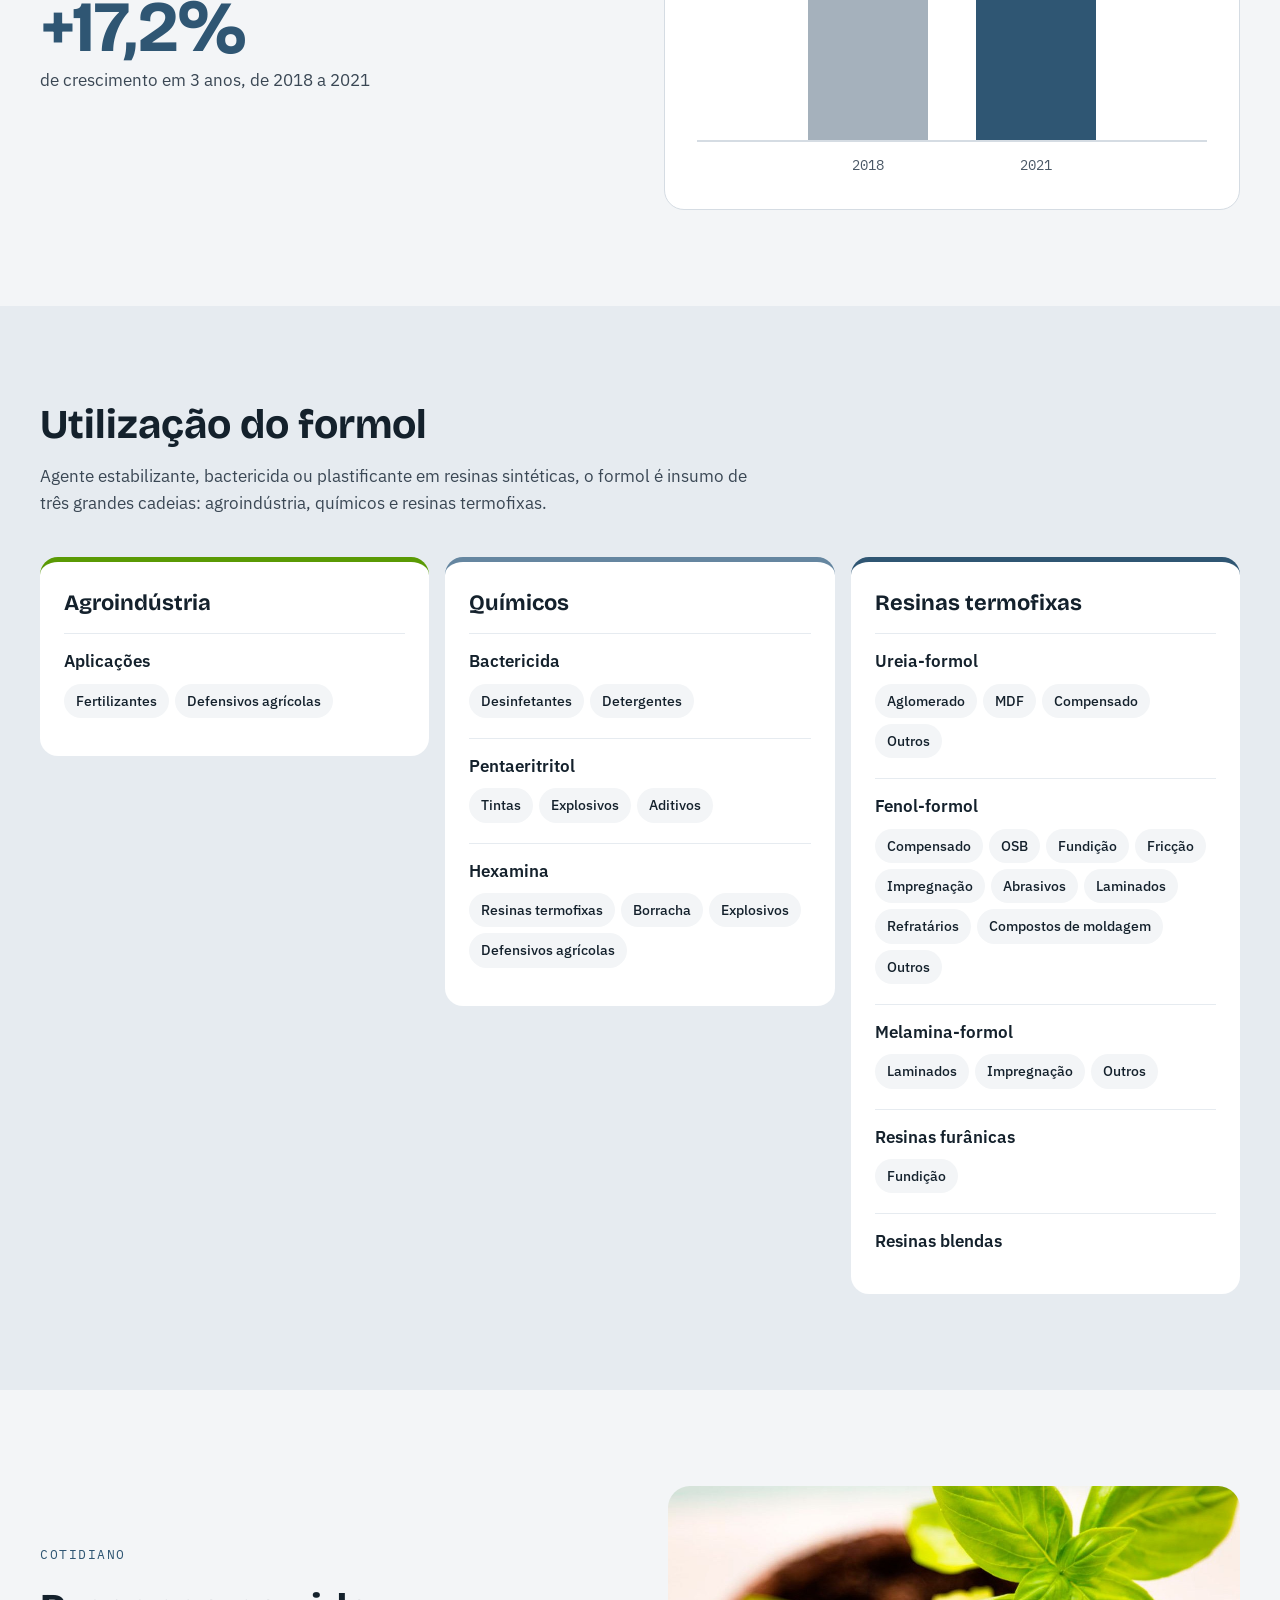
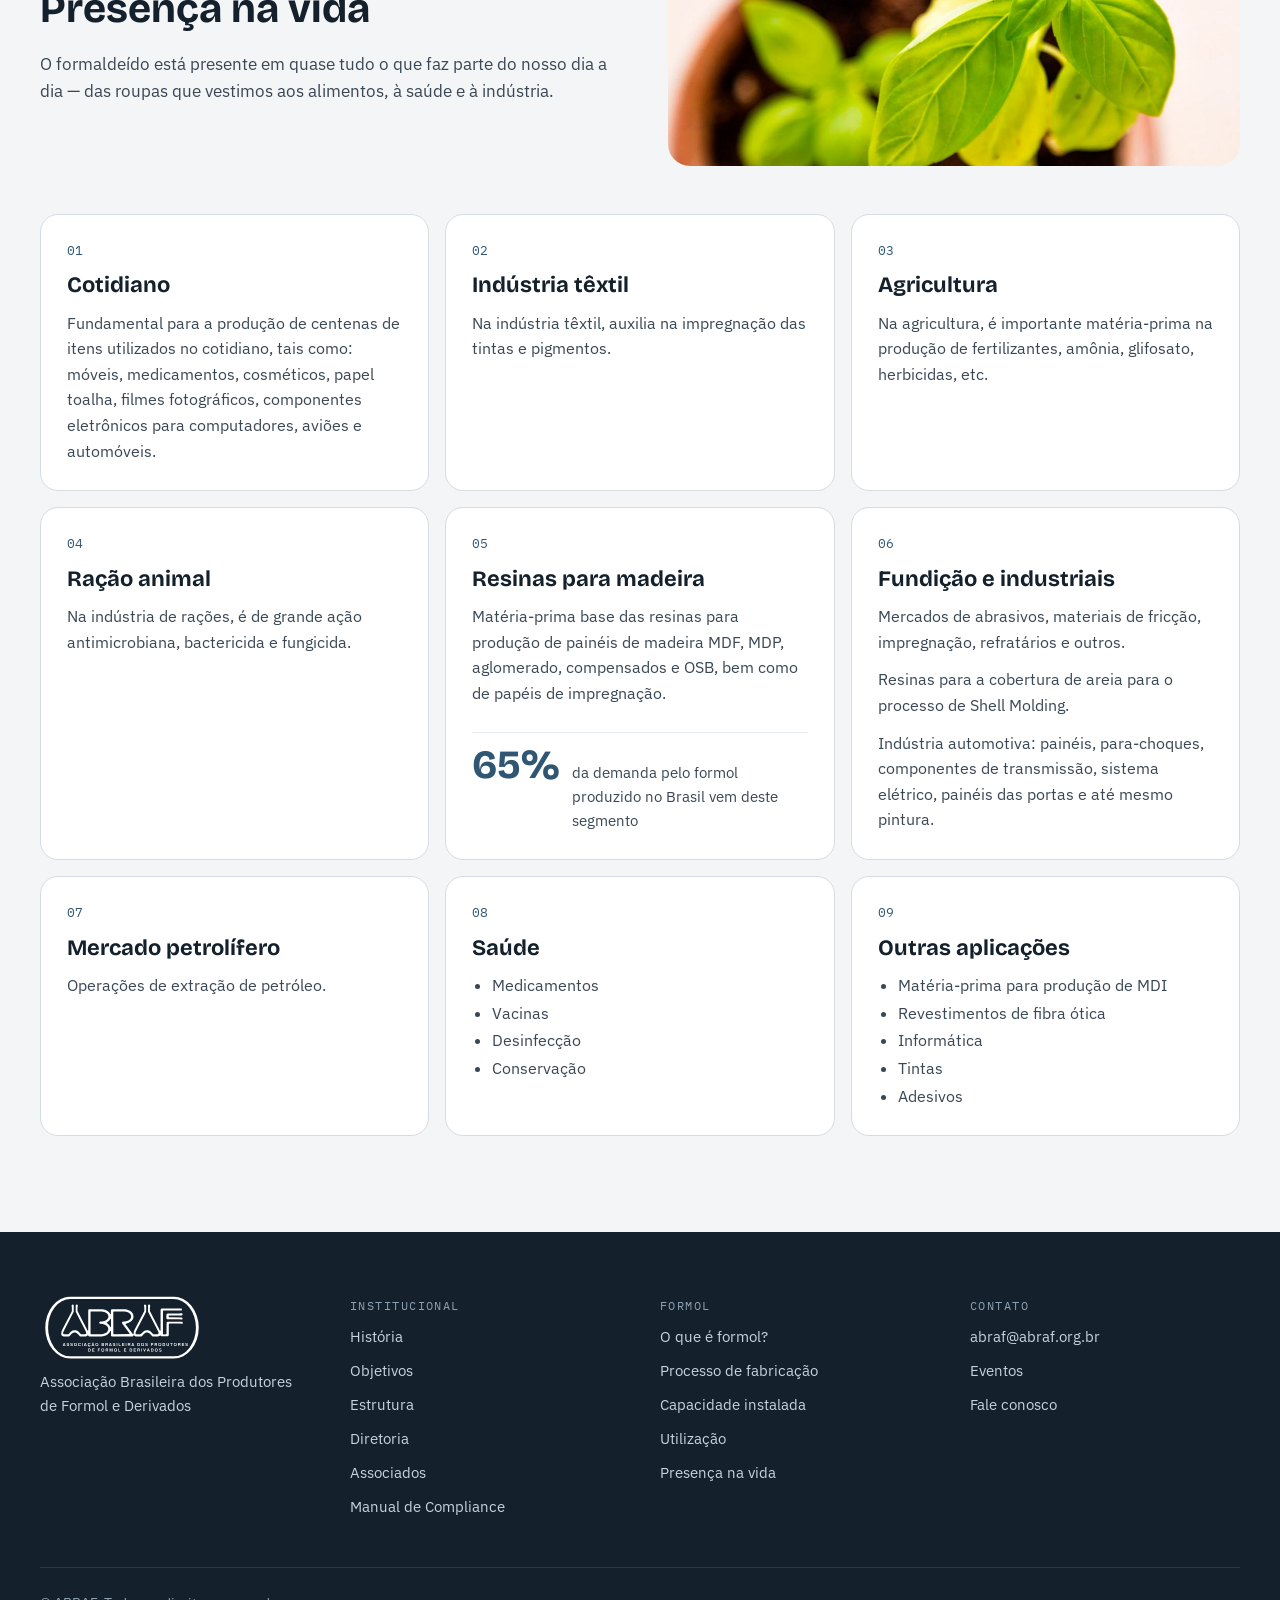
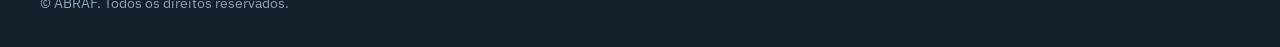
<file: formol.html>
<!doctype html>
<html lang="pt-BR">
<head>
<meta charset="utf-8">
<meta name="viewport" content="width=device-width, initial-scale=1">
<title>Formol — ABRAF</title>
<meta name="description" content="O que é o formol, como é fabricado, capacidade instalada no Brasil, utilizações e presença no dia a dia.">
<meta property="og:type" content="website">
<meta property="og:title" content="Formol — ABRAF">
<meta property="og:description" content="O que é o formol, como é fabricado, capacidade instalada no Brasil, utilizações e presença no dia a dia.">
<meta property="og:image" content="img/banner-1-presente-na-sua-vida.jpg">
<meta property="og:locale" content="pt_BR">
<link rel="icon" href="img/favicon.svg" type="image/svg+xml">
<link rel="preconnect" href="https://fonts.googleapis.com">
<link rel="preconnect" href="https://fonts.gstatic.com" crossorigin>
<link href="https://fonts.googleapis.com/css2?family=Bricolage+Grotesque:opsz,wght@12..96,500;12..96,700&amp;family=IBM+Plex+Mono:wght@500&amp;family=IBM+Plex+Sans:wght@400;500;600&amp;display=swap" rel="stylesheet">
<link rel="stylesheet" href="css/style.css">
<script src="js/site.js" defer></script>
</head>
<body>
<div style="font-family: 'IBM Plex Sans', system-ui, sans-serif; color: #14212C; background: #F3F5F7; font-size: 17px; line-height: 1.6">

<header style="border-bottom: 1px solid #D5DCE3; background: #F3F5F7">
<div style="max-width: 1200px; margin: 0 auto; padding: 18px 24px; display: flex; flex-wrap: wrap; align-items: center; justify-content: space-between; gap: 16px">
<a href="index.html" aria-label="ABRAF — página inicial" style="display: flex; align-items: center; text-decoration: none; color: #14212C">
<img src="img/logo-abraf.svg" alt="ABRAF — Associação Brasileira dos Produtores de Formol e Derivados" style="height: 64px; width: auto; display: block">
</a>
<nav class="navlinks" aria-label="Principal" style="display: flex; flex-wrap: wrap; align-items: center; gap: 6px 26px; font-size: 15px; font-weight: 500">
<a class="nl" href="quem-somos.html">Quem somos</a>
<a class="nl" href="quem-somos.html#associados">Associados</a>
<a class="nl" href="formol.html" aria-current="page" style="color: #2F5673; text-decoration: underline; text-underline-offset: 4px">Formol</a>
<a class="nl" href="eventos.html">Eventos</a>
<a class="nl" href="compliance.html">Compliance</a>
<a class="btn-p" href="contato.html" style="background: #2F5673; color: #FFFFFF; text-decoration: none; padding: 11px 18px; border-radius: 999px">Fale conosco</a>
</nav>
<button class="burger" type="button" aria-label="Abrir menu" aria-expanded="false" aria-controls="menu-mobile" data-menu-toggle style="width: 48px; height: 48px; align-items: center; justify-content: center; background: transparent; border: 1px solid #D5DCE3; border-radius: 12px; color: #14212C; cursor: pointer; padding: 0">
<span class="icon-open"><svg width="22" height="22" viewBox="0 0 24 24" fill="none" stroke="currentColor" stroke-width="2" stroke-linecap="round" aria-hidden="true"><path d="M4 7h16"></path><path d="M4 12h16"></path><path d="M4 17h16"></path></svg></span>
<span class="icon-close"><svg width="22" height="22" viewBox="0 0 24 24" fill="none" stroke="currentColor" stroke-width="2" stroke-linecap="round" aria-hidden="true"><path d="M6 6l12 12"></path><path d="M18 6L6 18"></path></svg></span>
</button>
</div>
<nav class="mpanel" id="menu-mobile" aria-label="Menu" hidden style="flex-direction: column; padding: 8px 24px 24px; border-top: 1px solid #D5DCE3; background: #F3F5F7">
<a class="mlink" href="quem-somos.html" style="display: flex; align-items: center; min-height: 48px; border-bottom: 1px solid #E6EBF0; font-weight: 500; font-size: 17px">Quem somos</a>
<a class="mlink" href="quem-somos.html#associados" style="display: flex; align-items: center; min-height: 48px; border-bottom: 1px solid #E6EBF0; font-weight: 500; font-size: 17px">Associados</a>
<a class="mlink" href="formol.html" style="display: flex; align-items: center; min-height: 48px; border-bottom: 1px solid #E6EBF0; font-weight: 500; font-size: 17px">Formol</a>
<a class="mlink" href="eventos.html" style="display: flex; align-items: center; min-height: 48px; border-bottom: 1px solid #E6EBF0; font-weight: 500; font-size: 17px">Eventos</a>
<a class="mlink" href="compliance.html" style="display: flex; align-items: center; min-height: 48px; border-bottom: 1px solid #E6EBF0; font-weight: 500; font-size: 17px">Compliance</a>
<a class="btn-p" href="contato.html" style="margin-top: 12px; background: #2F5673; color: #FFFFFF; text-decoration: none; font-weight: 600; padding: 14px 22px; border-radius: 999px; text-align: center">Fale conosco</a>
</nav>
</header>

<section style="max-width: 1200px; margin: 0 auto; padding: 80px 24px 48px; display: flex; flex-direction: column; gap: 24px">
<span style="font-family: 'IBM Plex Mono', ui-monospace, monospace; font-size: 13px; letter-spacing: 0.12em; text-transform: uppercase; color: #2F5673">Formol</span>
<h1 style="margin: 0; font-family: 'Bricolage Grotesque', system-ui, sans-serif; font-weight: 700; font-size: clamp(38px, 5vw, 64px); line-height: 1.04; letter-spacing: -0.02em; max-width: 14em; text-wrap: balance">Uma molécula simples, presente em quase tudo</h1>
<nav aria-label="Nesta página" style="display: flex; flex-wrap: wrap; gap: 10px; padding-top: 8px">
<a class="chip" href="#oquee" style="border: 1px solid #BFC9D2; border-radius: 999px; padding: 10px 18px; text-decoration: none; color: #14212C; font-size: 15px; font-weight: 500">O que é formol?</a>
<a class="chip" href="#fabricacao" style="border: 1px solid #BFC9D2; border-radius: 999px; padding: 10px 18px; text-decoration: none; color: #14212C; font-size: 15px; font-weight: 500">Processo de fabricação</a>
<a class="chip" href="#capacidade" style="border: 1px solid #BFC9D2; border-radius: 999px; padding: 10px 18px; text-decoration: none; color: #14212C; font-size: 15px; font-weight: 500">Capacidade instalada</a>
<a class="chip" href="#utilizacao" style="border: 1px solid #BFC9D2; border-radius: 999px; padding: 10px 18px; text-decoration: none; color: #14212C; font-size: 15px; font-weight: 500">Utilização</a>
<a class="chip" href="#presenca" style="border: 1px solid #BFC9D2; border-radius: 999px; padding: 10px 18px; text-decoration: none; color: #14212C; font-size: 15px; font-weight: 500">Presença na vida</a>
</nav>
</section>

<section id="oquee" style="max-width: 1200px; margin: 0 auto; padding: 56px 24px 88px; display: grid; grid-template-columns: repeat(auto-fit, minmax(min(440px, 100%), 1fr)); gap: 56px; align-items: center; border-top: 1px solid #D5DCE3">
<div style="display: flex; flex-direction: column; gap: 20px">
<h2 style="margin: 0; font-family: 'Bricolage Grotesque', system-ui, sans-serif; font-weight: 700; font-size: clamp(30px, 3.2vw, 42px); line-height: 1.1">O que é formol?</h2>
<p style="margin: 0; color: #3A4754; text-wrap: pretty">Formol é a solução aquosa de formaldeído (CH₂O), o mais simples dos aldeídos. Em temperatura ambiente o formaldeído é um gás incolor, de odor característico; por isso é produzido e comercializado em solução, com concentração de 37% a 50%.</p>
<dl style="margin: 0; display: grid; grid-template-columns: repeat(auto-fit, minmax(min(200px, 100%), 1fr)); column-gap: 32px; border-top: 1px solid #D5DCE3">
<div style="padding: 16px 0; border-bottom: 1px solid #D5DCE3; display: flex; flex-direction: column; gap: 2px"><dt style="font-family: 'IBM Plex Mono', ui-monospace, monospace; font-size: 12px; letter-spacing: 0.1em; color: #4A5866">FÓRMULA</dt><dd style="margin: 0; font-weight: 600">CH₂O</dd></div>
<div style="padding: 16px 0; border-bottom: 1px solid #D5DCE3; display: flex; flex-direction: column; gap: 2px"><dt style="font-family: 'IBM Plex Mono', ui-monospace, monospace; font-size: 12px; letter-spacing: 0.1em; color: #4A5866">SINÔNIMOS</dt><dd style="margin: 0; font-weight: 600">Formol, formalina, aldeído fórmico</dd></div>
<div style="padding: 16px 0; border-bottom: 1px solid #D5DCE3; display: flex; flex-direction: column; gap: 2px"><dt style="font-family: 'IBM Plex Mono', ui-monospace, monospace; font-size: 12px; letter-spacing: 0.1em; color: #4A5866">FAMÍLIA QUÍMICA</dt><dd style="margin: 0; font-weight: 600">Aldeído</dd></div>
<div style="padding: 16px 0; border-bottom: 1px solid #D5DCE3; display: flex; flex-direction: column; gap: 2px"><dt style="font-family: 'IBM Plex Mono', ui-monospace, monospace; font-size: 12px; letter-spacing: 0.1em; color: #4A5866">PESO MOLECULAR</dt><dd style="margin: 0; font-weight: 600">30,03</dd></div>
<div style="padding: 16px 0; border-bottom: 1px solid #D5DCE3; display: flex; flex-direction: column; gap: 2px"><dt style="font-family: 'IBM Plex Mono', ui-monospace, monospace; font-size: 12px; letter-spacing: 0.1em; color: #4A5866">CONCENTRAÇÃO DA SOLUÇÃO</dt><dd style="margin: 0; font-weight: 600">37% a 50%</dd></div>
<div style="padding: 16px 0; border-bottom: 1px solid #D5DCE3; display: flex; flex-direction: column; gap: 2px"><dt style="font-family: 'IBM Plex Mono', ui-monospace, monospace; font-size: 12px; letter-spacing: 0.1em; color: #4A5866">NÚMERO CAS</dt><dd style="margin: 0; font-weight: 600">50-00-0</dd></div>
</dl>
</div>
<figure style="margin: 0; background: #FFFFFF; border: 1px solid #D5DCE3; border-radius: 24px; padding: 32px; display: flex; flex-direction: column; align-items: center; gap: 12px"><img src="img/molecula-formaldeido.svg" alt="Modelo 3D da molécula de formaldeído: um carbono ligado a dois hidrogênios e a um oxigênio" style="width: 100%; max-width: 480px; height: auto; display: block"><figcaption style="font-family: 'IBM Plex Mono', ui-monospace, monospace; font-size: 13px; color: #4A5866; letter-spacing: 0.08em">H₂C=O · FORMALDEÍDO</figcaption></figure>
</section>

<section id="fabricacao" style="background: #14212C; color: #FFFFFF; padding: 96px 0">
<div style="max-width: 1200px; margin: 0 auto; padding: 0 24px; display: flex; flex-direction: column; gap: 48px">
<div style="display: grid; grid-template-columns: repeat(auto-fit, minmax(min(420px, 100%), 1fr)); gap: 40px; align-items: center">
<div style="display: flex; flex-direction: column; gap: 16px; max-width: 720px">
<span style="font-family: 'IBM Plex Mono', ui-monospace, monospace; font-size: 13px; letter-spacing: 0.12em; text-transform: uppercase; color: #5A9A04">Do metanol à solução</span>
<h2 style="margin: 0; font-family: 'Bricolage Grotesque', system-ui, sans-serif; font-weight: 700; font-size: clamp(30px, 3.2vw, 42px); line-height: 1.1">Processo de fabricação</h2>
<p style="margin: 0; color: #C7D2DC">O formol é obtido pela oxidação parcial do metanol sobre um catalisador, que pode ser prata metálica ou óxido de ferro-molibdênio, conforme o processo utilizado.</p>
</div>
<img src="img/industria.jpg" alt="Complexo industrial com torres e chaminés sob céu azul" style="width: 100%; height: 280px; object-fit: cover; border-radius: 18px; display: block">
</div>
<ol style="margin: 0; padding: 0; list-style: none; display: grid; grid-template-columns: repeat(auto-fit, minmax(min(300px, 100%), 1fr)); gap: 16px">
<li style="border: 1px solid #2E4254; border-radius: 16px; padding: 28px; display: flex; flex-direction: column; gap: 14px"><span style="font-family: 'IBM Plex Mono', ui-monospace, monospace; font-size: 13px; color: #5A9A04">ETAPA 01</span><span style="font-family: 'Bricolage Grotesque', system-ui, sans-serif; font-weight: 700; font-size: 22px; line-height: 1.2">Vaporização do metanol</span><span style="color: #C7D2DC; font-size: 16px">O metanol é aquecido até virar vapor.</span></li>
<li style="border: 1px solid #2E4254; border-radius: 16px; padding: 28px; display: flex; flex-direction: column; gap: 14px"><span style="font-family: 'IBM Plex Mono', ui-monospace, monospace; font-size: 13px; color: #5A9A04">ETAPA 02</span><span style="font-family: 'Bricolage Grotesque', system-ui, sans-serif; font-weight: 700; font-size: 22px; line-height: 1.2">Mistura com ar</span><span style="color: #C7D2DC; font-size: 16px">O vapor de metanol é misturado com ar, em fluxo contínuo.</span></li>
<li style="border: 1px solid #2E4254; border-radius: 16px; padding: 28px; display: flex; flex-direction: column; gap: 14px"><span style="font-family: 'IBM Plex Mono', ui-monospace, monospace; font-size: 13px; color: #5A9A04">ETAPA 03</span><span style="font-family: 'Bricolage Grotesque', system-ui, sans-serif; font-weight: 700; font-size: 22px; line-height: 1.2">Reação catalítica</span><span style="color: #C7D2DC; font-size: 16px">A mistura gasosa passa por um leito catalítico em alta temperatura, onde a oxidação parcial gera o formol.</span></li>
<li style="border: 1px solid #2E4254; border-radius: 16px; padding: 28px; display: flex; flex-direction: column; gap: 14px"><span style="font-family: 'IBM Plex Mono', ui-monospace, monospace; font-size: 13px; color: #5A9A04">ETAPA 04</span><span style="font-family: 'Bricolage Grotesque', system-ui, sans-serif; font-weight: 700; font-size: 22px; line-height: 1.2">Absorção em água</span><span style="color: #C7D2DC; font-size: 16px">O gás é absorvido por água numa coluna de absorção, formando soluções nas concentrações desejadas.</span></li>
<li style="border: 1px solid #2E4254; border-radius: 16px; padding: 28px; display: flex; flex-direction: column; gap: 14px"><span style="font-family: 'IBM Plex Mono', ui-monospace, monospace; font-size: 13px; color: #5A9A04">ETAPA 05</span><span style="font-family: 'Bricolage Grotesque', system-ui, sans-serif; font-weight: 700; font-size: 22px; line-height: 1.2">Armazenamento</span><span style="color: #C7D2DC; font-size: 16px">As soluções seguem para um tanque de armazenagem e, dali, para as diversas aplicações.</span></li>
<li style="border: 1px solid #2E4254; border-radius: 16px; padding: 28px; display: flex; flex-direction: column; gap: 14px"><span style="font-family: 'IBM Plex Mono', ui-monospace, monospace; font-size: 13px; color: #5A9A04">ETAPA 06</span><span style="font-family: 'Bricolage Grotesque', system-ui, sans-serif; font-weight: 700; font-size: 22px; line-height: 1.2">Estocagem final</span><span style="color: #C7D2DC; font-size: 16px">A solução final precisa ser armazenada de forma adequada.</span></li>
</ol>
<figure style="margin: 0; display: flex; flex-direction: column; gap: 14px; padding-top: 8px">
<h3 style="margin: 0; font-family: 'IBM Plex Mono', ui-monospace, monospace; font-weight: 500; font-size: 13px; letter-spacing: 0.12em; text-transform: uppercase; color: #5A9A04">Fluxo do processo</h3>
<img src="img/processo-fabricacao.jpg" alt="Diagrama do processo de fabricação do formol: o metanol (CH3OH) passa por filtro, bomba e evaporação; no misturador recebe vapor de processo (H2O) e ar comprimido; segue ao reator com catalisador de prata ou óxido; o gás vai à coluna de absorção com água gelada, de onde saem gases inertes para queima e o formol para o caminhão-tanque." style="width: 100%; height: auto; border-radius: 16px; display: block">
<figcaption style="font-size: 14px; color: #C7D2DC">Do metanol ao formol: vaporização, mistura com vapor e ar, reação catalítica e absorção em água.</figcaption>
</figure>
</div>
</section>

<section id="capacidade" style="max-width: 1200px; margin: 0 auto; padding: 96px 24px; display: grid; grid-template-columns: repeat(auto-fit, minmax(min(360px, 100%), 1fr)); gap: 48px; align-items: center">
<div style="display: flex; flex-direction: column; gap: 20px">
<h2 style="margin: 0; font-family: 'Bricolage Grotesque', system-ui, sans-serif; font-weight: 700; font-size: clamp(30px, 3.2vw, 42px); line-height: 1.1">Capacidade instalada</h2>
<p style="margin: 0; color: #3A4754">Capacidade instalada de formol no Brasil, base 37%.</p>
<div style="display: flex; flex-direction: column; gap: 4px; padding-top: 12px">
<span style="font-family: 'Bricolage Grotesque', system-ui, sans-serif; font-weight: 700; font-size: 72px; line-height: 1; color: #2F5673">+17,2%</span>
<span style="color: #3A4754">de crescimento em 3 anos, de 2018 a 2021</span>
</div>
</div>
<figure style="margin: 0; background: #FFFFFF; border: 1px solid #D5DCE3; border-radius: 20px; padding: 32px; display: flex; flex-direction: column; gap: 24px">
<figcaption style="font-family: 'Bricolage Grotesque', system-ui, sans-serif; font-weight: 700; font-size: 20px">Capacidade instalada de formol no Brasil</figcaption>
<div role="img" aria-label="Gráfico de barras: 1.477.000 em 2018 e 1.730.600 em 2021" style="height: 300px; display: flex; align-items: flex-end; justify-content: center; gap: 48px; border-bottom: 2px solid #D5DCE3">
<div style="height: 100%; width: 120px; display: flex; flex-direction: column; justify-content: flex-end; align-items: center; gap: 8px"><span style="font-family: 'Bricolage Grotesque', system-ui, sans-serif; font-weight: 700; font-size: 20px; color: #4A5866">1.477.000</span><div style="width: 100%; height: 72%; background: #A5B1BC; border-radius: 10px 10px 0 0"></div></div>
<div style="height: 100%; width: 120px; display: flex; flex-direction: column; justify-content: flex-end; align-items: center; gap: 8px"><span style="font-family: 'Bricolage Grotesque', system-ui, sans-serif; font-weight: 700; font-size: 20px; color: #2F5673">1.730.600</span><div style="width: 100%; height: 84%; background: #2F5673; border-radius: 10px 10px 0 0"></div></div>
</div>
<div aria-hidden="true" style="display: flex; justify-content: center; gap: 48px; margin-top: -12px"><span style="width: 120px; text-align: center; font-family: 'IBM Plex Mono', ui-monospace, monospace; font-size: 14px; color: #4A5866">2018</span><span style="width: 120px; text-align: center; font-family: 'IBM Plex Mono', ui-monospace, monospace; font-size: 14px; color: #4A5866">2021</span></div>
</figure>
</section>

<section id="utilizacao" style="background: #E6EBF0; padding: 96px 0">
<div style="max-width: 1200px; margin: 0 auto; padding: 0 24px; display: flex; flex-direction: column; gap: 40px">
<div style="display: flex; flex-direction: column; gap: 16px; max-width: 720px">
<h2 style="margin: 0; font-family: 'Bricolage Grotesque', system-ui, sans-serif; font-weight: 700; font-size: clamp(30px, 3.2vw, 42px); line-height: 1.1">Utilização do formol</h2>
<p style="margin: 0; color: #3A4754">Agente estabilizante, bactericida ou plastificante em resinas sintéticas, o formol é insumo de três grandes cadeias: agroindústria, químicos e resinas termofixas.</p>
</div>
<div style="display: grid; grid-template-columns: repeat(auto-fit, minmax(min(320px, 100%), 1fr)); gap: 16px; align-items: start">
<article style="background: #FFFFFF; border-radius: 18px; border-top: 5px solid #5A9A04; padding: 24px; display: flex; flex-direction: column; gap: 6px">
<h3 style="margin: 0 0 6px; font-family: 'Bricolage Grotesque', system-ui, sans-serif; font-weight: 700; font-size: 22px">Agroindústria</h3>
<div style="display: flex; flex-direction: column; gap: 8px; padding: 14px 0; border-top: 1px solid #E6EBF0"><span style="font-weight: 600">Aplicações</span><ul style="margin: 0; padding: 0; list-style: none; display: flex; flex-wrap: wrap; gap: 6px"><li style="background: #F3F5F7; color: #14212C; border-radius: 999px; padding: 6px 12px; font-size: 14px; font-weight: 500">Fertilizantes</li><li style="background: #F3F5F7; color: #14212C; border-radius: 999px; padding: 6px 12px; font-size: 14px; font-weight: 500">Defensivos agrícolas</li></ul></div>
</article>
<article style="background: #FFFFFF; border-radius: 18px; border-top: 5px solid #6586A0; padding: 24px; display: flex; flex-direction: column; gap: 6px">
<h3 style="margin: 0 0 6px; font-family: 'Bricolage Grotesque', system-ui, sans-serif; font-weight: 700; font-size: 22px">Químicos</h3>
<div style="display: flex; flex-direction: column; gap: 8px; padding: 14px 0; border-top: 1px solid #E6EBF0"><span style="font-weight: 600">Bactericida</span><ul style="margin: 0; padding: 0; list-style: none; display: flex; flex-wrap: wrap; gap: 6px"><li style="background: #F3F5F7; color: #14212C; border-radius: 999px; padding: 6px 12px; font-size: 14px; font-weight: 500">Desinfetantes</li><li style="background: #F3F5F7; color: #14212C; border-radius: 999px; padding: 6px 12px; font-size: 14px; font-weight: 500">Detergentes</li></ul></div><div style="display: flex; flex-direction: column; gap: 8px; padding: 14px 0; border-top: 1px solid #E6EBF0"><span style="font-weight: 600">Pentaeritritol</span><ul style="margin: 0; padding: 0; list-style: none; display: flex; flex-wrap: wrap; gap: 6px"><li style="background: #F3F5F7; color: #14212C; border-radius: 999px; padding: 6px 12px; font-size: 14px; font-weight: 500">Tintas</li><li style="background: #F3F5F7; color: #14212C; border-radius: 999px; padding: 6px 12px; font-size: 14px; font-weight: 500">Explosivos</li><li style="background: #F3F5F7; color: #14212C; border-radius: 999px; padding: 6px 12px; font-size: 14px; font-weight: 500">Aditivos</li></ul></div><div style="display: flex; flex-direction: column; gap: 8px; padding: 14px 0; border-top: 1px solid #E6EBF0"><span style="font-weight: 600">Hexamina</span><ul style="margin: 0; padding: 0; list-style: none; display: flex; flex-wrap: wrap; gap: 6px"><li style="background: #F3F5F7; color: #14212C; border-radius: 999px; padding: 6px 12px; font-size: 14px; font-weight: 500">Resinas termofixas</li><li style="background: #F3F5F7; color: #14212C; border-radius: 999px; padding: 6px 12px; font-size: 14px; font-weight: 500">Borracha</li><li style="background: #F3F5F7; color: #14212C; border-radius: 999px; padding: 6px 12px; font-size: 14px; font-weight: 500">Explosivos</li><li style="background: #F3F5F7; color: #14212C; border-radius: 999px; padding: 6px 12px; font-size: 14px; font-weight: 500">Defensivos agrícolas</li></ul></div>
</article>
<article style="background: #FFFFFF; border-radius: 18px; border-top: 5px solid #2F5673; padding: 24px; display: flex; flex-direction: column; gap: 6px">
<h3 style="margin: 0 0 6px; font-family: 'Bricolage Grotesque', system-ui, sans-serif; font-weight: 700; font-size: 22px">Resinas termofixas</h3>
<div style="display: flex; flex-direction: column; gap: 8px; padding: 14px 0; border-top: 1px solid #E6EBF0"><span style="font-weight: 600">Ureia-formol</span><ul style="margin: 0; padding: 0; list-style: none; display: flex; flex-wrap: wrap; gap: 6px"><li style="background: #F3F5F7; color: #14212C; border-radius: 999px; padding: 6px 12px; font-size: 14px; font-weight: 500">Aglomerado</li><li style="background: #F3F5F7; color: #14212C; border-radius: 999px; padding: 6px 12px; font-size: 14px; font-weight: 500">MDF</li><li style="background: #F3F5F7; color: #14212C; border-radius: 999px; padding: 6px 12px; font-size: 14px; font-weight: 500">Compensado</li><li style="background: #F3F5F7; color: #14212C; border-radius: 999px; padding: 6px 12px; font-size: 14px; font-weight: 500">Outros</li></ul></div><div style="display: flex; flex-direction: column; gap: 8px; padding: 14px 0; border-top: 1px solid #E6EBF0"><span style="font-weight: 600">Fenol-formol</span><ul style="margin: 0; padding: 0; list-style: none; display: flex; flex-wrap: wrap; gap: 6px"><li style="background: #F3F5F7; color: #14212C; border-radius: 999px; padding: 6px 12px; font-size: 14px; font-weight: 500">Compensado</li><li style="background: #F3F5F7; color: #14212C; border-radius: 999px; padding: 6px 12px; font-size: 14px; font-weight: 500">OSB</li><li style="background: #F3F5F7; color: #14212C; border-radius: 999px; padding: 6px 12px; font-size: 14px; font-weight: 500">Fundição</li><li style="background: #F3F5F7; color: #14212C; border-radius: 999px; padding: 6px 12px; font-size: 14px; font-weight: 500">Fricção</li><li style="background: #F3F5F7; color: #14212C; border-radius: 999px; padding: 6px 12px; font-size: 14px; font-weight: 500">Impregnação</li><li style="background: #F3F5F7; color: #14212C; border-radius: 999px; padding: 6px 12px; font-size: 14px; font-weight: 500">Abrasivos</li><li style="background: #F3F5F7; color: #14212C; border-radius: 999px; padding: 6px 12px; font-size: 14px; font-weight: 500">Laminados</li><li style="background: #F3F5F7; color: #14212C; border-radius: 999px; padding: 6px 12px; font-size: 14px; font-weight: 500">Refratários</li><li style="background: #F3F5F7; color: #14212C; border-radius: 999px; padding: 6px 12px; font-size: 14px; font-weight: 500">Compostos de moldagem</li><li style="background: #F3F5F7; color: #14212C; border-radius: 999px; padding: 6px 12px; font-size: 14px; font-weight: 500">Outros</li></ul></div><div style="display: flex; flex-direction: column; gap: 8px; padding: 14px 0; border-top: 1px solid #E6EBF0"><span style="font-weight: 600">Melamina-formol</span><ul style="margin: 0; padding: 0; list-style: none; display: flex; flex-wrap: wrap; gap: 6px"><li style="background: #F3F5F7; color: #14212C; border-radius: 999px; padding: 6px 12px; font-size: 14px; font-weight: 500">Laminados</li><li style="background: #F3F5F7; color: #14212C; border-radius: 999px; padding: 6px 12px; font-size: 14px; font-weight: 500">Impregnação</li><li style="background: #F3F5F7; color: #14212C; border-radius: 999px; padding: 6px 12px; font-size: 14px; font-weight: 500">Outros</li></ul></div><div style="display: flex; flex-direction: column; gap: 8px; padding: 14px 0; border-top: 1px solid #E6EBF0"><span style="font-weight: 600">Resinas furânicas</span><ul style="margin: 0; padding: 0; list-style: none; display: flex; flex-wrap: wrap; gap: 6px"><li style="background: #F3F5F7; color: #14212C; border-radius: 999px; padding: 6px 12px; font-size: 14px; font-weight: 500">Fundição</li></ul></div><div style="display: flex; flex-direction: column; gap: 8px; padding: 14px 0; border-top: 1px solid #E6EBF0"><span style="font-weight: 600">Resinas blendas</span></div>
</article>
</div>
</div>
</section>

<section id="presenca" style="max-width: 1200px; margin: 0 auto; padding: 96px 24px; display: flex; flex-direction: column; gap: 48px">
<div style="display: grid; grid-template-columns: repeat(auto-fit, minmax(min(440px, 100%), 1fr)); gap: 40px 56px; align-items: center">
<div style="display: flex; flex-direction: column; gap: 20px">
<span style="font-family: 'IBM Plex Mono', ui-monospace, monospace; font-size: 13px; letter-spacing: 0.12em; text-transform: uppercase; color: #2F5673">Cotidiano</span>
<h2 style="margin: 0; font-family: 'Bricolage Grotesque', system-ui, sans-serif; font-weight: 700; font-size: clamp(30px, 3.2vw, 42px); line-height: 1.1">Presença na vida</h2>
<p style="margin: 0; color: #3A4754; text-wrap: pretty">O formaldeído está presente em quase tudo o que faz parte do nosso dia a dia — das roupas que vestimos aos alimentos, à saúde e à indústria.</p>
</div>
<img src="img/presenca-na-vida.jpg" alt="Muda de manjericão em um vaso" style="width: 100%; height: 280px; object-fit: cover; border-radius: 22px; display: block">
</div>
<div style="display: grid; grid-template-columns: repeat(auto-fit, minmax(min(320px, 100%), 1fr)); gap: 16px">
<article style="background: #FFFFFF; border: 1px solid #D5DCE3; border-radius: 18px; padding: 26px; display: flex; flex-direction: column; gap: 12px">
<span style="font-family: 'IBM Plex Mono', ui-monospace, monospace; font-size: 13px; color: #2F5673">01</span>
<h3 style="margin: 0; font-family: 'Bricolage Grotesque', system-ui, sans-serif; font-weight: 700; font-size: 22px; line-height: 1.15">Cotidiano</h3>
<p style="margin: 0; color: #3A4754; font-size: 16px">Fundamental para a produção de centenas de itens utilizados no cotidiano, tais como: móveis, medicamentos, cosméticos, papel toalha, filmes fotográficos, componentes eletrônicos para computadores, aviões e automóveis.</p>
</article>
<article style="background: #FFFFFF; border: 1px solid #D5DCE3; border-radius: 18px; padding: 26px; display: flex; flex-direction: column; gap: 12px">
<span style="font-family: 'IBM Plex Mono', ui-monospace, monospace; font-size: 13px; color: #2F5673">02</span>
<h3 style="margin: 0; font-family: 'Bricolage Grotesque', system-ui, sans-serif; font-weight: 700; font-size: 22px; line-height: 1.15">Indústria têxtil</h3>
<p style="margin: 0; color: #3A4754; font-size: 16px">Na indústria têxtil, auxilia na impregnação das tintas e pigmentos.</p>
</article>
<article style="background: #FFFFFF; border: 1px solid #D5DCE3; border-radius: 18px; padding: 26px; display: flex; flex-direction: column; gap: 12px">
<span style="font-family: 'IBM Plex Mono', ui-monospace, monospace; font-size: 13px; color: #2F5673">03</span>
<h3 style="margin: 0; font-family: 'Bricolage Grotesque', system-ui, sans-serif; font-weight: 700; font-size: 22px; line-height: 1.15">Agricultura</h3>
<p style="margin: 0; color: #3A4754; font-size: 16px">Na agricultura, é importante matéria-prima na produção de fertilizantes, amônia, glifosato, herbicidas, etc.</p>
</article>
<article style="background: #FFFFFF; border: 1px solid #D5DCE3; border-radius: 18px; padding: 26px; display: flex; flex-direction: column; gap: 12px">
<span style="font-family: 'IBM Plex Mono', ui-monospace, monospace; font-size: 13px; color: #2F5673">04</span>
<h3 style="margin: 0; font-family: 'Bricolage Grotesque', system-ui, sans-serif; font-weight: 700; font-size: 22px; line-height: 1.15">Ração animal</h3>
<p style="margin: 0; color: #3A4754; font-size: 16px">Na indústria de rações, é de grande ação antimicrobiana, bactericida e fungicida.</p>
</article>
<article style="background: #FFFFFF; border: 1px solid #D5DCE3; border-radius: 18px; padding: 26px; display: flex; flex-direction: column; gap: 12px">
<span style="font-family: 'IBM Plex Mono', ui-monospace, monospace; font-size: 13px; color: #2F5673">05</span>
<h3 style="margin: 0; font-family: 'Bricolage Grotesque', system-ui, sans-serif; font-weight: 700; font-size: 22px; line-height: 1.15">Resinas para madeira</h3>
<p style="margin: 0; color: #3A4754; font-size: 16px">Matéria-prima base das resinas para produção de painéis de madeira MDF, MDP, aglomerado, compensados e OSB, bem como de papéis de impregnação.</p><div style="margin-top: auto; display: flex; align-items: baseline; gap: 12px; padding-top: 12px; border-top: 1px solid #E6EBF0"><span style="font-family: 'Bricolage Grotesque', system-ui, sans-serif; font-weight: 700; font-size: 40px; line-height: 1; color: #2F5673">65%</span><span style="font-size: 15px; color: #3A4754">da demanda pelo formol produzido no Brasil vem deste segmento</span></div>
</article>
<article style="background: #FFFFFF; border: 1px solid #D5DCE3; border-radius: 18px; padding: 26px; display: flex; flex-direction: column; gap: 12px">
<span style="font-family: 'IBM Plex Mono', ui-monospace, monospace; font-size: 13px; color: #2F5673">06</span>
<h3 style="margin: 0; font-family: 'Bricolage Grotesque', system-ui, sans-serif; font-weight: 700; font-size: 22px; line-height: 1.15">Fundição e industriais</h3>
<p style="margin: 0; color: #3A4754; font-size: 16px">Mercados de abrasivos, materiais de fricção, impregnação, refratários e outros.</p><p style="margin: 0; color: #3A4754; font-size: 16px">Resinas para a cobertura de areia para o processo de Shell Molding.</p><p style="margin: 0; color: #3A4754; font-size: 16px">Indústria automotiva: painéis, para-choques, componentes de transmissão, sistema elétrico, painéis das portas e até mesmo pintura.</p>
</article>
<article style="background: #FFFFFF; border: 1px solid #D5DCE3; border-radius: 18px; padding: 26px; display: flex; flex-direction: column; gap: 12px">
<span style="font-family: 'IBM Plex Mono', ui-monospace, monospace; font-size: 13px; color: #2F5673">07</span>
<h3 style="margin: 0; font-family: 'Bricolage Grotesque', system-ui, sans-serif; font-weight: 700; font-size: 22px; line-height: 1.15">Mercado petrolífero</h3>
<p style="margin: 0; color: #3A4754; font-size: 16px">Operações de extração de petróleo.</p>
</article>
<article style="background: #FFFFFF; border: 1px solid #D5DCE3; border-radius: 18px; padding: 26px; display: flex; flex-direction: column; gap: 12px">
<span style="font-family: 'IBM Plex Mono', ui-monospace, monospace; font-size: 13px; color: #2F5673">08</span>
<h3 style="margin: 0; font-family: 'Bricolage Grotesque', system-ui, sans-serif; font-weight: 700; font-size: 22px; line-height: 1.15">Saúde</h3>
<ul style="margin: 0; padding-left: 20px; color: #3A4754; font-size: 16px; display: flex; flex-direction: column; gap: 2px"><li>Medicamentos</li><li>Vacinas</li><li>Desinfecção</li><li>Conservação</li></ul>
</article>
<article style="background: #FFFFFF; border: 1px solid #D5DCE3; border-radius: 18px; padding: 26px; display: flex; flex-direction: column; gap: 12px">
<span style="font-family: 'IBM Plex Mono', ui-monospace, monospace; font-size: 13px; color: #2F5673">09</span>
<h3 style="margin: 0; font-family: 'Bricolage Grotesque', system-ui, sans-serif; font-weight: 700; font-size: 22px; line-height: 1.15">Outras aplicações</h3>
<ul style="margin: 0; padding-left: 20px; color: #3A4754; font-size: 16px; display: flex; flex-direction: column; gap: 2px"><li>Matéria-prima para produção de MDI</li><li>Revestimentos de fibra ótica</li><li>Informática</li><li>Tintas</li><li>Adesivos</li></ul>
</article>
</div>
</section>

<footer style="background: #14212C; color: #C7D2DC; font-size: 15px">
<div style="max-width: 1200px; margin: 0 auto; padding: 64px 24px 32px; display: flex; flex-direction: column; gap: 48px">
<div style="display: grid; grid-template-columns: repeat(auto-fit, minmax(min(200px, 100%), 1fr)); gap: 40px">
<div style="display: flex; flex-direction: column; gap: 10px">
<img src="img/logo-abraf-branco.svg" alt="ABRAF — Associação Brasileira dos Produtores de Formol e Derivados" style="height: 64px; width: auto; display: block; align-self: flex-start">
<span>Associação Brasileira dos Produtores de Formol e Derivados</span>
</div>
<nav aria-label="Institucional" style="display: flex; flex-direction: column; gap: 10px">
<span style="font-family: 'IBM Plex Mono', ui-monospace, monospace; font-size: 12px; letter-spacing: 0.12em; color: #8EA1B2">INSTITUCIONAL</span>
<a class="fl" href="quem-somos.html#historia">História</a>
<a class="fl" href="quem-somos.html#objetivos">Objetivos</a>
<a class="fl" href="quem-somos.html#estrutura">Estrutura</a>
<a class="fl" href="quem-somos.html#diretoria">Diretoria</a>
<a class="fl" href="quem-somos.html#associados">Associados</a>
<a class="fl" href="compliance.html">Manual de Compliance</a>
</nav>
<nav aria-label="Formol" style="display: flex; flex-direction: column; gap: 10px">
<span style="font-family: 'IBM Plex Mono', ui-monospace, monospace; font-size: 12px; letter-spacing: 0.12em; color: #8EA1B2">FORMOL</span>
<a class="fl" href="#oquee">O que é formol?</a>
<a class="fl" href="#fabricacao">Processo de fabricação</a>
<a class="fl" href="#capacidade">Capacidade instalada</a>
<a class="fl" href="#utilizacao">Utilização</a>
<a class="fl" href="#presenca">Presença na vida</a>
</nav>
<div style="display: flex; flex-direction: column; gap: 10px">
<span style="font-family: 'IBM Plex Mono', ui-monospace, monospace; font-size: 12px; letter-spacing: 0.12em; color: #8EA1B2">CONTATO</span>
<a class="fl" href="mailto:abraf@abraf.org.br">abraf@abraf.org.br</a>
<a class="fl" href="eventos.html">Eventos</a>
<a class="fl" href="contato.html">Fale conosco</a>
</div>
</div>
<div style="border-top: 1px solid #2A3A48; padding-top: 24px; font-size: 14px; color: #8EA1B2">© ABRAF. Todos os direitos reservados.</div>
</div>
</footer>

</div>
</body>
</html>
</file>
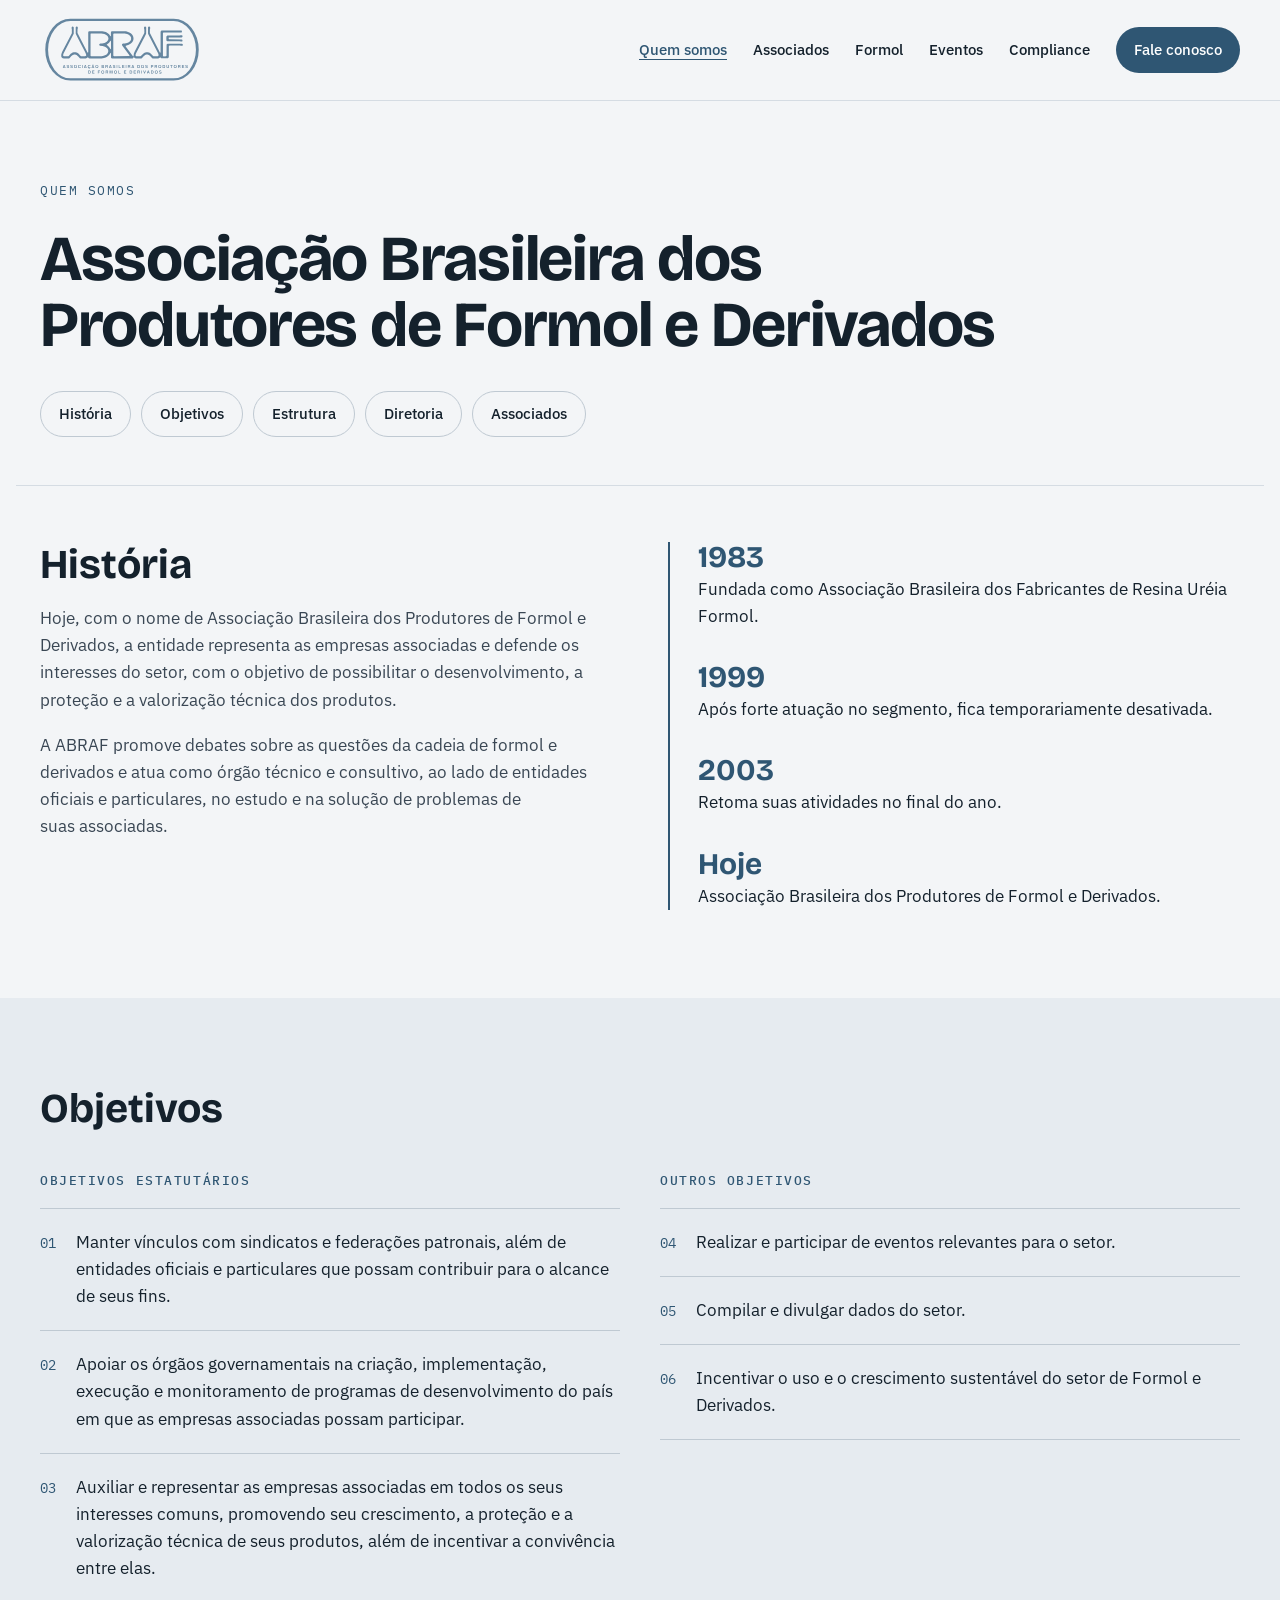
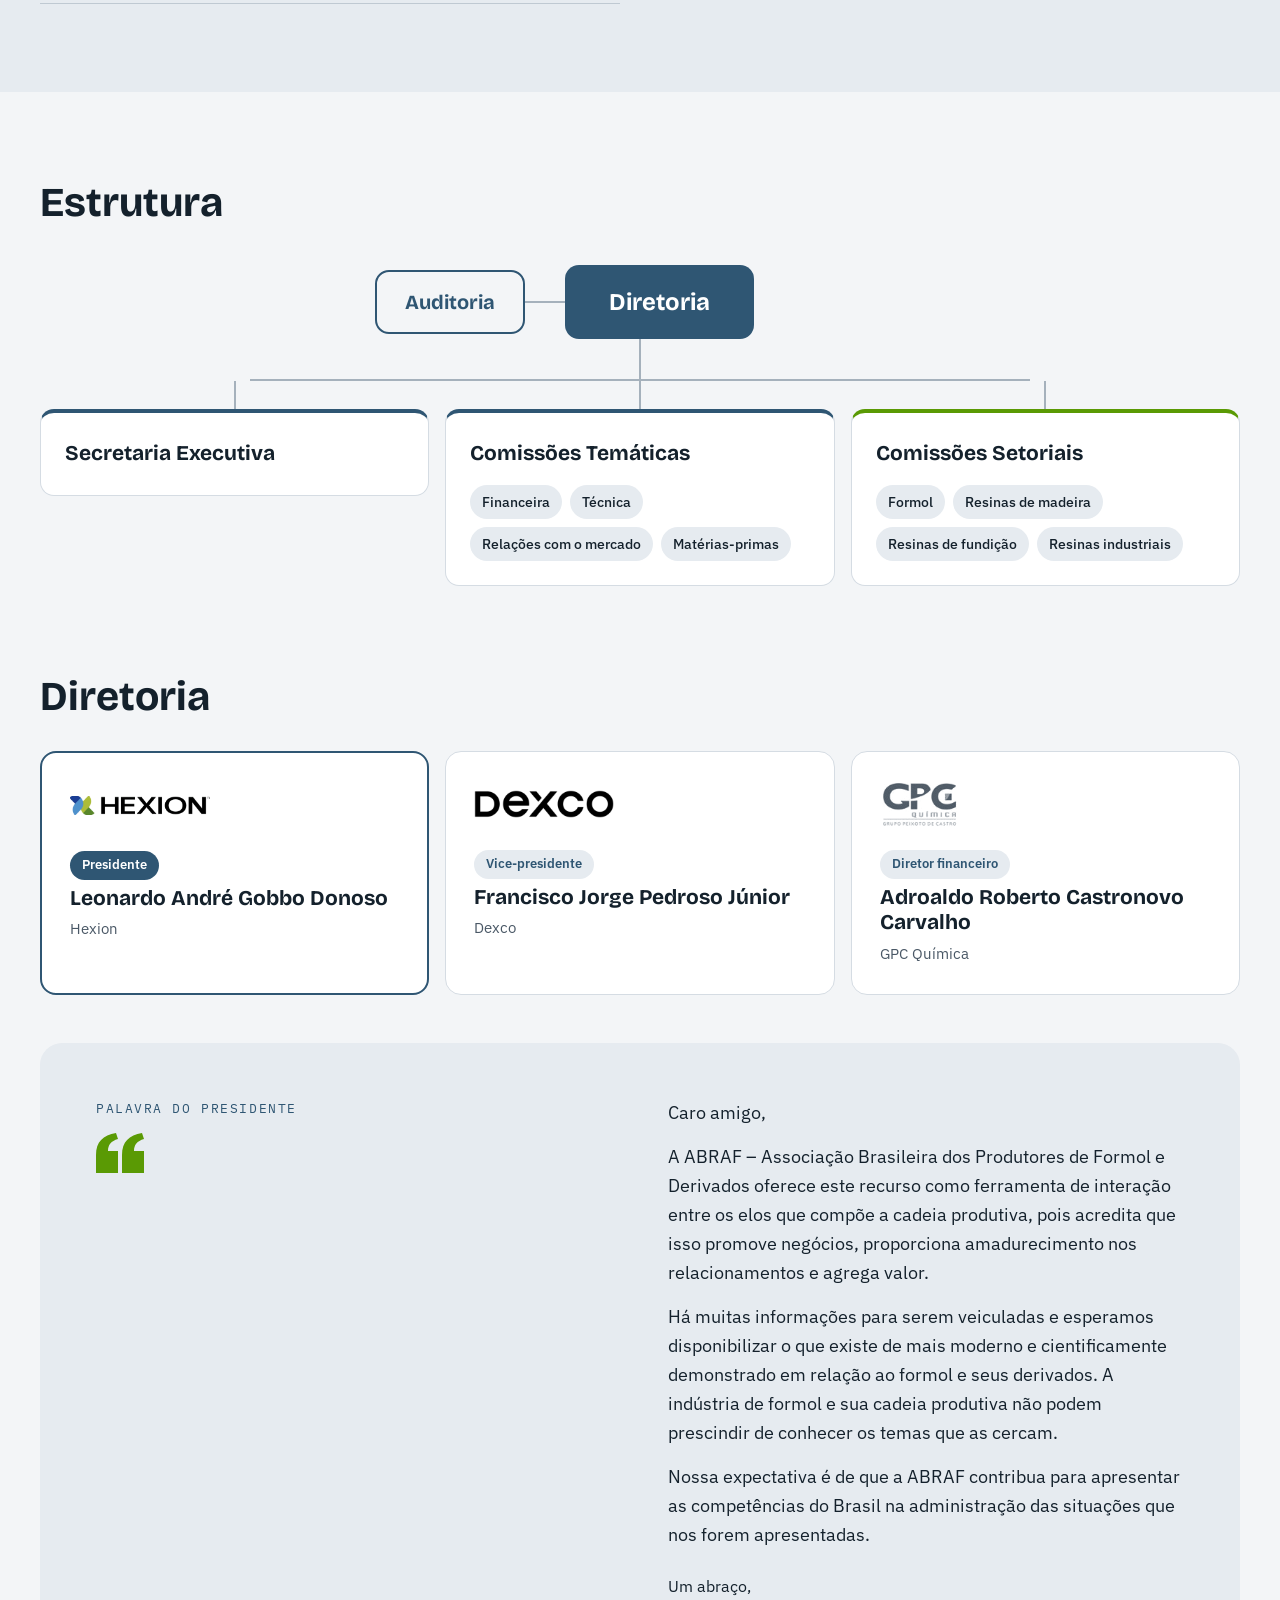
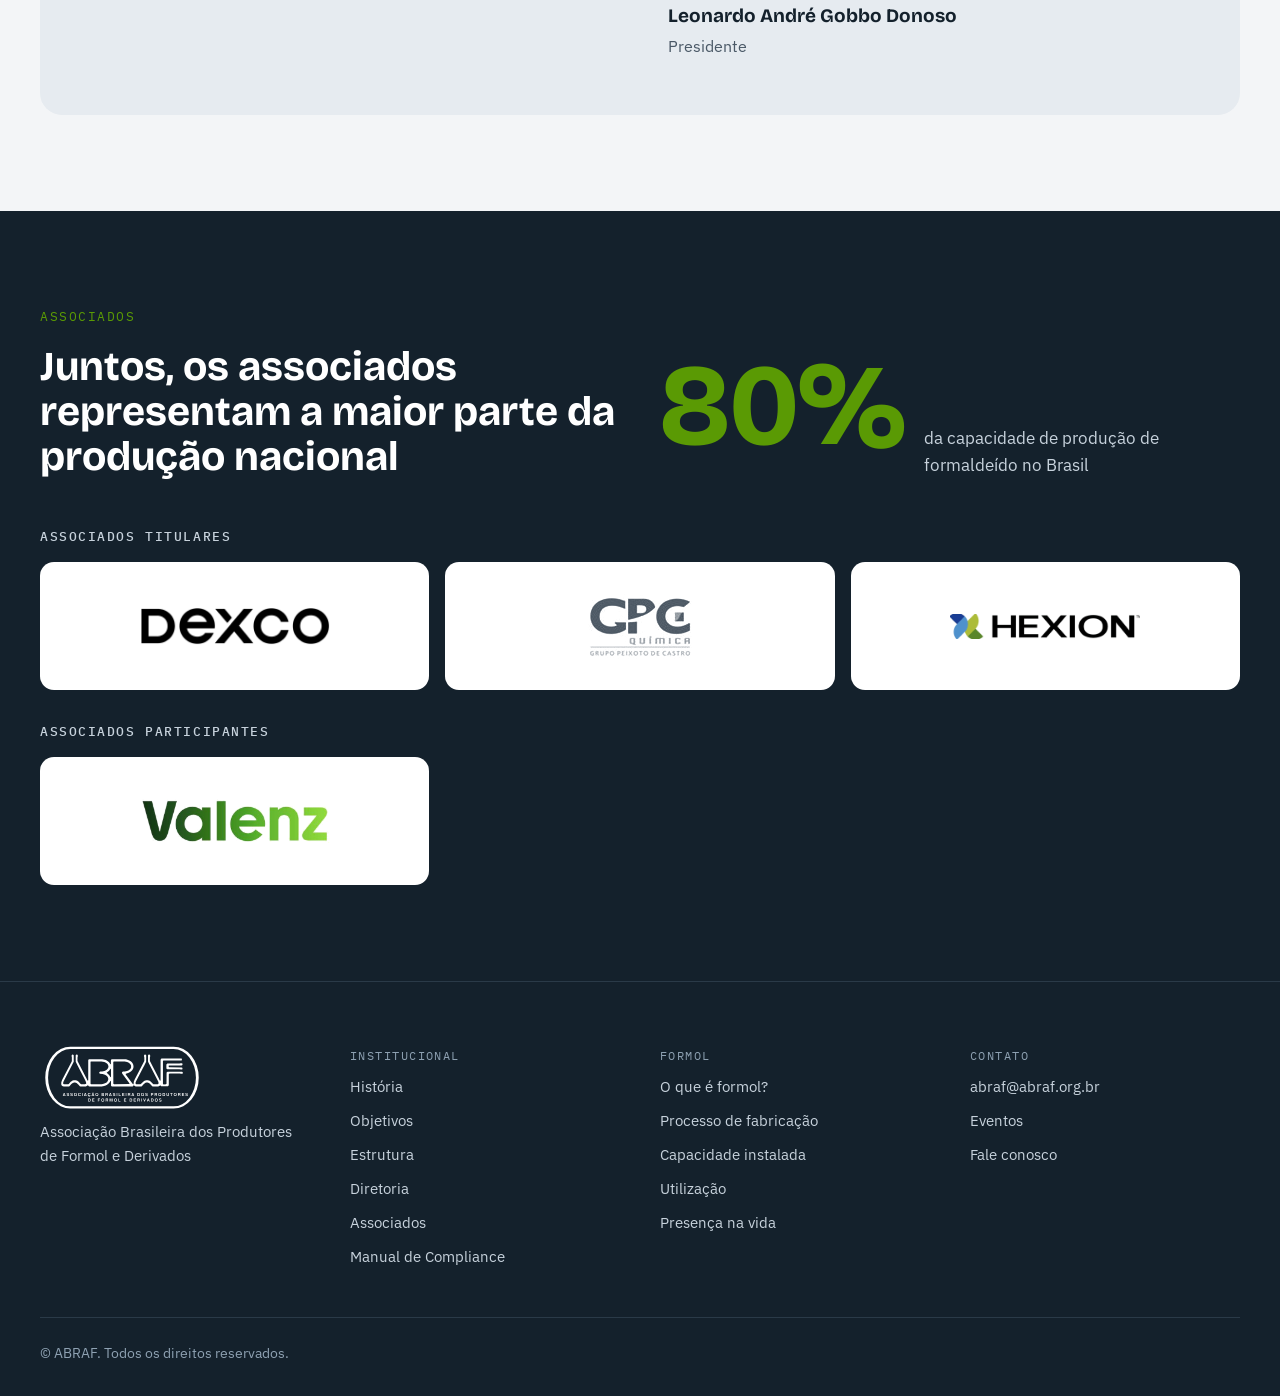
<file: quem-somos.html>
<!doctype html>
<html lang="pt-BR">
<head>
<meta charset="utf-8">
<meta name="viewport" content="width=device-width, initial-scale=1">
<title>Quem somos — ABRAF</title>
<meta name="description" content="História, objetivos, estrutura, diretoria e associados da ABRAF, a Associação Brasileira dos Produtores de Formol e Derivados.">
<meta property="og:type" content="website">
<meta property="og:title" content="Quem somos — ABRAF">
<meta property="og:description" content="História, objetivos, estrutura, diretoria e associados da ABRAF, a Associação Brasileira dos Produtores de Formol e Derivados.">
<meta property="og:image" content="img/banner-1-presente-na-sua-vida.jpg">
<meta property="og:locale" content="pt_BR">
<link rel="icon" href="img/favicon.svg" type="image/svg+xml">
<link rel="preconnect" href="https://fonts.googleapis.com">
<link rel="preconnect" href="https://fonts.gstatic.com" crossorigin>
<link href="https://fonts.googleapis.com/css2?family=Bricolage+Grotesque:opsz,wght@12..96,500;12..96,700&amp;family=IBM+Plex+Mono:wght@500&amp;family=IBM+Plex+Sans:wght@400;500;600&amp;display=swap" rel="stylesheet">
<link rel="stylesheet" href="css/style.css">
<script src="js/site.js" defer></script>
</head>
<body>
<div style="font-family: 'IBM Plex Sans', system-ui, sans-serif; color: #14212C; background: #F3F5F7; font-size: 17px; line-height: 1.6">

<header style="border-bottom: 1px solid #D5DCE3; background: #F3F5F7">
<div style="max-width: 1200px; margin: 0 auto; padding: 18px 24px; display: flex; flex-wrap: wrap; align-items: center; justify-content: space-between; gap: 16px">
<a href="index.html" aria-label="ABRAF — página inicial" style="display: flex; align-items: center; text-decoration: none; color: #14212C">
<img src="img/logo-abraf.svg" alt="ABRAF — Associação Brasileira dos Produtores de Formol e Derivados" style="height: 64px; width: auto; display: block">
</a>
<nav class="navlinks" aria-label="Principal" style="display: flex; flex-wrap: wrap; align-items: center; gap: 6px 26px; font-size: 15px; font-weight: 500">
<a class="nl" href="quem-somos.html" aria-current="page" style="color: #2F5673; text-decoration: underline; text-underline-offset: 4px">Quem somos</a>
<a class="nl" href="#associados">Associados</a>
<a class="nl" href="formol.html">Formol</a>
<a class="nl" href="eventos.html">Eventos</a>
<a class="nl" href="compliance.html">Compliance</a>
<a class="btn-p" href="contato.html" style="background: #2F5673; color: #FFFFFF; text-decoration: none; padding: 11px 18px; border-radius: 999px">Fale conosco</a>
</nav>
<button class="burger" type="button" aria-label="Abrir menu" aria-expanded="false" aria-controls="menu-mobile" data-menu-toggle style="width: 48px; height: 48px; align-items: center; justify-content: center; background: transparent; border: 1px solid #D5DCE3; border-radius: 12px; color: #14212C; cursor: pointer; padding: 0">
<span class="icon-open"><svg width="22" height="22" viewBox="0 0 24 24" fill="none" stroke="currentColor" stroke-width="2" stroke-linecap="round" aria-hidden="true"><path d="M4 7h16"></path><path d="M4 12h16"></path><path d="M4 17h16"></path></svg></span>
<span class="icon-close"><svg width="22" height="22" viewBox="0 0 24 24" fill="none" stroke="currentColor" stroke-width="2" stroke-linecap="round" aria-hidden="true"><path d="M6 6l12 12"></path><path d="M18 6L6 18"></path></svg></span>
</button>
</div>
<nav class="mpanel" id="menu-mobile" aria-label="Menu" hidden style="flex-direction: column; padding: 8px 24px 24px; border-top: 1px solid #D5DCE3; background: #F3F5F7">
<a class="mlink" href="quem-somos.html" style="display: flex; align-items: center; min-height: 48px; border-bottom: 1px solid #E6EBF0; font-weight: 500; font-size: 17px">Quem somos</a>
<a class="mlink" href="#associados" style="display: flex; align-items: center; min-height: 48px; border-bottom: 1px solid #E6EBF0; font-weight: 500; font-size: 17px">Associados</a>
<a class="mlink" href="formol.html" style="display: flex; align-items: center; min-height: 48px; border-bottom: 1px solid #E6EBF0; font-weight: 500; font-size: 17px">Formol</a>
<a class="mlink" href="eventos.html" style="display: flex; align-items: center; min-height: 48px; border-bottom: 1px solid #E6EBF0; font-weight: 500; font-size: 17px">Eventos</a>
<a class="mlink" href="compliance.html" style="display: flex; align-items: center; min-height: 48px; border-bottom: 1px solid #E6EBF0; font-weight: 500; font-size: 17px">Compliance</a>
<a class="btn-p" href="contato.html" style="margin-top: 12px; background: #2F5673; color: #FFFFFF; text-decoration: none; font-weight: 600; padding: 14px 22px; border-radius: 999px; text-align: center">Fale conosco</a>
</nav>
</header>

<section style="max-width: 1200px; margin: 0 auto; padding: 80px 24px 48px; display: flex; flex-direction: column; gap: 24px">
<span style="font-family: 'IBM Plex Mono', ui-monospace, monospace; font-size: 13px; letter-spacing: 0.12em; text-transform: uppercase; color: #2F5673">Quem somos</span>
<h1 style="margin: 0; font-family: 'Bricolage Grotesque', system-ui, sans-serif; font-weight: 700; font-size: clamp(38px, 5vw, 64px); line-height: 1.04; letter-spacing: -0.02em; max-width: 15em; text-wrap: balance">Associação Brasileira dos Produtores de Formol e Derivados</h1>
<nav aria-label="Nesta página" style="display: flex; flex-wrap: wrap; gap: 10px; padding-top: 8px">
<a class="chip" href="#historia" style="border: 1px solid #BFC9D2; border-radius: 999px; padding: 10px 18px; text-decoration: none; color: #14212C; font-size: 15px; font-weight: 500">História</a>
<a class="chip" href="#objetivos" style="border: 1px solid #BFC9D2; border-radius: 999px; padding: 10px 18px; text-decoration: none; color: #14212C; font-size: 15px; font-weight: 500">Objetivos</a>
<a class="chip" href="#estrutura" style="border: 1px solid #BFC9D2; border-radius: 999px; padding: 10px 18px; text-decoration: none; color: #14212C; font-size: 15px; font-weight: 500">Estrutura</a>
<a class="chip" href="#diretoria" style="border: 1px solid #BFC9D2; border-radius: 999px; padding: 10px 18px; text-decoration: none; color: #14212C; font-size: 15px; font-weight: 500">Diretoria</a>
<a class="chip" href="#associados" style="border: 1px solid #BFC9D2; border-radius: 999px; padding: 10px 18px; text-decoration: none; color: #14212C; font-size: 15px; font-weight: 500">Associados</a>
</nav>
</section>

<section id="historia" style="max-width: 1200px; margin: 0 auto; padding: 56px 24px 88px; display: grid; grid-template-columns: repeat(auto-fit, minmax(min(440px, 100%), 1fr)); gap: 56px; border-top: 1px solid #D5DCE3">
<div style="display: flex; flex-direction: column; gap: 18px">
<h2 style="margin: 0; font-family: 'Bricolage Grotesque', system-ui, sans-serif; font-weight: 700; font-size: clamp(30px, 3.2vw, 42px); line-height: 1.1">História</h2>
<p style="margin: 0; color: #3A4754; text-wrap: pretty">Hoje, com o nome de Associação Brasileira dos Produtores de Formol e Derivados, a entidade representa as empresas associadas e defende os interesses do setor, com o objetivo de possibilitar o desenvolvimento, a proteção e a valorização técnica dos produtos.</p>
<p style="margin: 0; color: #3A4754; text-wrap: pretty">A ABRAF promove debates sobre as questões da cadeia de formol e derivados e atua como órgão técnico e consultivo, ao lado de entidades oficiais e particulares, no estudo e na solução de problemas de suas associadas.</p>
</div>
<ol style="margin: 0; padding: 0; list-style: none; display: flex; flex-direction: column; border-left: 2px solid #2F5673">
<li style="padding: 0 0 32px 28px; display: flex; flex-direction: column; gap: 4px"><span style="font-family: 'Bricolage Grotesque', system-ui, sans-serif; font-weight: 700; font-size: 30px; line-height: 1; color: #2F5673">1983</span><span>Fundada como Associação Brasileira dos Fabricantes de Resina Uréia Formol.</span></li>
<li style="padding: 0 0 32px 28px; display: flex; flex-direction: column; gap: 4px"><span style="font-family: 'Bricolage Grotesque', system-ui, sans-serif; font-weight: 700; font-size: 30px; line-height: 1; color: #2F5673">1999</span><span>Após forte atuação no segmento, fica temporariamente desativada.</span></li>
<li style="padding: 0 0 32px 28px; display: flex; flex-direction: column; gap: 4px"><span style="font-family: 'Bricolage Grotesque', system-ui, sans-serif; font-weight: 700; font-size: 30px; line-height: 1; color: #2F5673">2003</span><span>Retoma suas atividades no final do ano.</span></li>
<li style="padding: 0 0 0 28px; display: flex; flex-direction: column; gap: 4px"><span style="font-family: 'Bricolage Grotesque', system-ui, sans-serif; font-weight: 700; font-size: 30px; line-height: 1; color: #2F5673">Hoje</span><span>Associação Brasileira dos Produtores de Formol e Derivados.</span></li>
</ol>
</section>

<section id="objetivos" style="background: #E6EBF0; padding: 88px 0">
<div style="max-width: 1200px; margin: 0 auto; padding: 0 24px; display: flex; flex-direction: column; gap: 40px">
<h2 style="margin: 0; font-family: 'Bricolage Grotesque', system-ui, sans-serif; font-weight: 700; font-size: clamp(30px, 3.2vw, 42px); line-height: 1.1">Objetivos</h2>
<div style="display: grid; grid-template-columns: repeat(auto-fit, minmax(min(440px, 100%), 1fr)); gap: 40px">
<div style="display: flex; flex-direction: column; gap: 8px">
<h3 style="margin: 0 0 8px; font-family: 'IBM Plex Mono', ui-monospace, monospace; font-weight: 500; font-size: 13px; letter-spacing: 0.12em; text-transform: uppercase; color: #2F5673">Objetivos estatutários</h3>
<ol style="margin: 0; padding: 0; list-style: none; display: flex; flex-direction: column; border-top: 1px solid #BFC9D2">
<li style="display: flex; gap: 20px; padding: 20px 0; border-bottom: 1px solid #BFC9D2"><span style="font-family: 'IBM Plex Mono', ui-monospace, monospace; font-size: 14px; color: #2F5673; padding-top: 3px">01</span><span>Manter vínculos com sindicatos e federações patronais, além de entidades oficiais e particulares que possam contribuir para o alcance de seus fins.</span></li>
<li style="display: flex; gap: 20px; padding: 20px 0; border-bottom: 1px solid #BFC9D2"><span style="font-family: 'IBM Plex Mono', ui-monospace, monospace; font-size: 14px; color: #2F5673; padding-top: 3px">02</span><span>Apoiar os órgãos governamentais na criação, implementação, execução e monitoramento de programas de desenvolvimento do país em que as empresas associadas possam participar.</span></li>
<li style="display: flex; gap: 20px; padding: 20px 0; border-bottom: 1px solid #BFC9D2"><span style="font-family: 'IBM Plex Mono', ui-monospace, monospace; font-size: 14px; color: #2F5673; padding-top: 3px">03</span><span>Auxiliar e representar as empresas associadas em todos os seus interesses comuns, promovendo seu crescimento, a proteção e a valorização técnica de seus produtos, além de incentivar a convivência entre elas.</span></li>
</ol>
</div>
<div style="display: flex; flex-direction: column; gap: 8px">
<h3 style="margin: 0 0 8px; font-family: 'IBM Plex Mono', ui-monospace, monospace; font-weight: 500; font-size: 13px; letter-spacing: 0.12em; text-transform: uppercase; color: #2F5673">Outros objetivos</h3>
<ol style="margin: 0; padding: 0; list-style: none; display: flex; flex-direction: column; border-top: 1px solid #BFC9D2">
<li style="display: flex; gap: 20px; padding: 20px 0; border-bottom: 1px solid #BFC9D2"><span style="font-family: 'IBM Plex Mono', ui-monospace, monospace; font-size: 14px; color: #2F5673; padding-top: 3px">04</span><span>Realizar e participar de eventos relevantes para o setor.</span></li>
<li style="display: flex; gap: 20px; padding: 20px 0; border-bottom: 1px solid #BFC9D2"><span style="font-family: 'IBM Plex Mono', ui-monospace, monospace; font-size: 14px; color: #2F5673; padding-top: 3px">05</span><span>Compilar e divulgar dados do setor.</span></li>
<li style="display: flex; gap: 20px; padding: 20px 0; border-bottom: 1px solid #BFC9D2"><span style="font-family: 'IBM Plex Mono', ui-monospace, monospace; font-size: 14px; color: #2F5673; padding-top: 3px">06</span><span>Incentivar o uso e o crescimento sustentável do setor de Formol e Derivados.</span></li>
</ol>
</div>
</div>
</div>
</section>

<section id="estrutura" style="max-width: 1200px; margin: 0 auto; padding: 88px 24px; display: flex; flex-direction: column; gap: 40px">
<h2 style="margin: 0; font-family: 'Bricolage Grotesque', system-ui, sans-serif; font-weight: 700; font-size: clamp(30px, 3.2vw, 42px); line-height: 1.1">Estrutura</h2>
<div role="group" aria-label="Organograma da ABRAF" style="display: flex; flex-direction: column; align-items: center">
<div class="org-top" style="display: flex; flex-wrap: wrap; align-items: center; justify-content: center; gap: 0">
<div style="border: 2px solid #2F5673; color: #2F5673; border-radius: 14px; padding: 14px 28px; font-family: 'Bricolage Grotesque', system-ui, sans-serif; font-weight: 700; font-size: 20px">Auditoria</div>
<div aria-hidden="true" style="width: 40px; height: 2px; background: #A5B1BC"></div>
<div style="background: #2F5673; color: #FFFFFF; border-radius: 14px; padding: 18px 44px; font-family: 'Bricolage Grotesque', system-ui, sans-serif; font-weight: 700; font-size: 24px">Diretoria</div>
<div aria-hidden="true" style="width: 40px; height: 2px"></div>
<div aria-hidden="true" style="width: 112px"></div>
</div>
<div aria-hidden="true" style="width: 2px; height: 40px; background: #A5B1BC"></div>
<div aria-hidden="true" style="width: min(100%, 780px); height: 2px; background: #A5B1BC"></div>
<div style="width: 100%; display: grid; grid-template-columns: repeat(auto-fit, minmax(min(280px, 100%), 1fr)); gap: 16px">
<div style="display: flex; flex-direction: column; align-items: center">
<div aria-hidden="true" style="width: 2px; height: 28px; background: #A5B1BC"></div>
<div style="width: 100%; box-sizing: border-box; background: #FFFFFF; border: 1px solid #D5DCE3; border-top: 4px solid #2F5673; border-radius: 14px; padding: 24px; display: flex; flex-direction: column; gap: 12px">
<h3 style="margin: 0; font-family: 'Bricolage Grotesque', system-ui, sans-serif; font-weight: 700; font-size: 21px">Secretaria Executiva</h3>
</div>
</div>
<div style="display: flex; flex-direction: column; align-items: center">
<div aria-hidden="true" style="width: 2px; height: 28px; background: #A5B1BC"></div>
<div style="width: 100%; box-sizing: border-box; background: #FFFFFF; border: 1px solid #D5DCE3; border-top: 4px solid #2F5673; border-radius: 14px; padding: 24px; display: flex; flex-direction: column; gap: 14px">
<h3 style="margin: 0; font-family: 'Bricolage Grotesque', system-ui, sans-serif; font-weight: 700; font-size: 21px">Comissões Temáticas</h3>
<ul style="margin: 0; padding: 0; list-style: none; display: flex; flex-wrap: wrap; gap: 8px"><li style="background: #E6EBF0; color: #14212C; border-radius: 999px; padding: 6px 12px; font-size: 14px; font-weight: 500">Financeira</li><li style="background: #E6EBF0; color: #14212C; border-radius: 999px; padding: 6px 12px; font-size: 14px; font-weight: 500">Técnica</li><li style="background: #E6EBF0; color: #14212C; border-radius: 999px; padding: 6px 12px; font-size: 14px; font-weight: 500">Relações com o mercado</li><li style="background: #E6EBF0; color: #14212C; border-radius: 999px; padding: 6px 12px; font-size: 14px; font-weight: 500">Matérias-primas</li></ul>
</div>
</div>
<div style="display: flex; flex-direction: column; align-items: center">
<div aria-hidden="true" style="width: 2px; height: 28px; background: #A5B1BC"></div>
<div style="width: 100%; box-sizing: border-box; background: #FFFFFF; border: 1px solid #D5DCE3; border-top: 4px solid #5A9A04; border-radius: 14px; padding: 24px; display: flex; flex-direction: column; gap: 14px">
<h3 style="margin: 0; font-family: 'Bricolage Grotesque', system-ui, sans-serif; font-weight: 700; font-size: 21px">Comissões Setoriais</h3>
<ul style="margin: 0; padding: 0; list-style: none; display: flex; flex-wrap: wrap; gap: 8px"><li style="background: #E6EBF0; color: #14212C; border-radius: 999px; padding: 6px 12px; font-size: 14px; font-weight: 500">Formol</li><li style="background: #E6EBF0; color: #14212C; border-radius: 999px; padding: 6px 12px; font-size: 14px; font-weight: 500">Resinas de madeira</li><li style="background: #E6EBF0; color: #14212C; border-radius: 999px; padding: 6px 12px; font-size: 14px; font-weight: 500">Resinas de fundição</li><li style="background: #E6EBF0; color: #14212C; border-radius: 999px; padding: 6px 12px; font-size: 14px; font-weight: 500">Resinas industriais</li></ul>
</div>
</div>
</div>
</div>
</section>

<section id="diretoria" style="max-width: 1200px; margin: 0 auto; padding: 0 24px 96px; display: flex; flex-direction: column; gap: 32px">
<h2 style="margin: 0; font-family: 'Bricolage Grotesque', system-ui, sans-serif; font-weight: 700; font-size: clamp(30px, 3.2vw, 42px); line-height: 1.1">Diretoria</h2>
<div style="display: grid; grid-template-columns: repeat(auto-fit, minmax(min(300px, 100%), 1fr)); gap: 16px">
<article style="background: #FFFFFF; border: 2px solid #2F5673; border-radius: 16px; padding: 28px; display: flex; flex-direction: column; gap: 22px">
<div style="height: 48px; display: flex; align-items: center"><img src="img/associados/hexion.png" alt="Hexion" style="max-height: 48px; max-width: 140px; width: auto; height: auto; display: block"></div>
<div style="display: flex; flex-direction: column; gap: 6px">
<span style="align-self: flex-start; background: #2F5673; color: #FFFFFF; border-radius: 999px; padding: 4px 12px; font-size: 13px; font-weight: 600">Presidente</span>
<h3 style="margin: 0; font-family: 'Bricolage Grotesque', system-ui, sans-serif; font-weight: 700; font-size: 21px; line-height: 1.2">Leonardo André Gobbo Donoso</h3>
<span style="color: #4A5866; font-size: 15px">Hexion</span>
</div>
</article>
<article style="background: #FFFFFF; border: 1px solid #D5DCE3; border-radius: 16px; padding: 28px; display: flex; flex-direction: column; gap: 22px">
<div style="height: 48px; display: flex; align-items: center"><img src="img/associados/dexco.png" alt="Dexco" style="max-height: 48px; max-width: 140px; width: auto; height: auto; display: block"></div>
<div style="display: flex; flex-direction: column; gap: 6px">
<span style="align-self: flex-start; background: #E6EBF0; color: #2F5673; border-radius: 999px; padding: 4px 12px; font-size: 13px; font-weight: 600">Vice-presidente</span>
<h3 style="margin: 0; font-family: 'Bricolage Grotesque', system-ui, sans-serif; font-weight: 700; font-size: 21px; line-height: 1.2">Francisco Jorge Pedroso Júnior</h3>
<span style="color: #4A5866; font-size: 15px">Dexco</span>
</div>
</article>
<article style="background: #FFFFFF; border: 1px solid #D5DCE3; border-radius: 16px; padding: 28px; display: flex; flex-direction: column; gap: 22px">
<div style="height: 48px; display: flex; align-items: center"><img src="img/associados/gpc.png" alt="GPC Química" style="max-height: 48px; max-width: 140px; width: auto; height: auto; display: block"></div>
<div style="display: flex; flex-direction: column; gap: 6px">
<span style="align-self: flex-start; background: #E6EBF0; color: #2F5673; border-radius: 999px; padding: 4px 12px; font-size: 13px; font-weight: 600">Diretor financeiro</span>
<h3 style="margin: 0; font-family: 'Bricolage Grotesque', system-ui, sans-serif; font-weight: 700; font-size: 21px; line-height: 1.2">Adroaldo Roberto Castronovo Carvalho</h3>
<span style="color: #4A5866; font-size: 15px">GPC Química</span>
</div>
</article>
</div>
<figure style="margin: 16px 0 0; background: #E6EBF0; border-radius: 22px; padding: clamp(28px, 5vw, 56px); display: grid; grid-template-columns: repeat(auto-fit, minmax(min(280px, 100%), 1fr)); gap: 32px 56px">
<div style="display: flex; flex-direction: column; gap: 14px">
<span style="font-family: 'IBM Plex Mono', ui-monospace, monospace; font-size: 13px; letter-spacing: 0.12em; text-transform: uppercase; color: #2F5673">Palavra do Presidente</span>
<svg width="48" height="40" viewBox="0 0 48 40" aria-hidden="true"><path d="M0 40V22C0 9 7 2 20 0l2 6c-7 2-10 6-10 12h10v22H0zm26 0V22C26 9 33 2 46 0l2 6c-7 2-10 6-10 12h10v22H26z" fill="#5A9A04"></path></svg>
</div>
<blockquote style="margin: 0; display: flex; flex-direction: column; gap: 16px; font-size: 18px; color: #14212C; text-wrap: pretty">
<p style="margin: 0">Caro amigo,</p>
<p style="margin: 0">A ABRAF – Associação Brasileira dos Produtores de Formol e Derivados oferece este recurso como ferramenta de interação entre os elos que compõe a cadeia produtiva, pois acredita que isso promove negócios, proporciona amadurecimento nos relacionamentos e agrega valor.</p>
<p style="margin: 0">Há muitas informações para serem veiculadas e esperamos disponibilizar o que existe de mais moderno e cientificamente demonstrado em relação ao formol e seus derivados. A indústria de formol e sua cadeia produtiva não podem prescindir de conhecer os temas que as cercam.</p>
<p style="margin: 0">Nossa expectativa é de que a ABRAF contribua para apresentar as competências do Brasil na administração das situações que nos forem apresentadas.</p>
<figcaption style="display: flex; flex-direction: column; gap: 2px; padding-top: 8px; font-size: 16px"><span>Um abraço,</span><strong style="font-family: 'Bricolage Grotesque', system-ui, sans-serif; font-weight: 700; font-size: 19px">Leonardo André Gobbo Donoso</strong><span style="color: #4A5866">Presidente</span></figcaption>
</blockquote>
</figure>
</section>

<section id="associados" style="background: #14212C; color: #FFFFFF; padding: 96px 0">
<div style="max-width: 1200px; margin: 0 auto; padding: 0 24px; display: flex; flex-direction: column; gap: 48px">
<div style="display: grid; grid-template-columns: repeat(auto-fit, minmax(min(420px, 100%), 1fr)); gap: 40px; align-items: end">
<div style="display: flex; flex-direction: column; gap: 16px">
<span style="font-family: 'IBM Plex Mono', ui-monospace, monospace; font-size: 13px; letter-spacing: 0.12em; text-transform: uppercase; color: #5A9A04">Associados</span>
<h2 style="margin: 0; font-family: 'Bricolage Grotesque', system-ui, sans-serif; font-weight: 700; font-size: clamp(30px, 3.2vw, 42px); line-height: 1.1">Juntos, os associados representam a maior parte da produção nacional</h2>
</div>
<div style="display: flex; align-items: baseline; gap: 18px; flex-wrap: wrap">
<span style="font-family: 'Bricolage Grotesque', system-ui, sans-serif; font-weight: 700; font-size: clamp(72px, 9vw, 120px); line-height: 0.9; color: #5A9A04">80%</span>
<span style="color: #C7D2DC; max-width: 16em">da capacidade de produção de formaldeído no Brasil</span>
</div>
</div>
<div style="display: flex; flex-direction: column; gap: 32px">
<div style="display: flex; flex-direction: column; gap: 14px">
<h3 style="margin: 0; font-family: 'IBM Plex Mono', ui-monospace, monospace; font-weight: 500; font-size: 13px; letter-spacing: 0.12em; text-transform: uppercase; color: #C7D2DC">Associados titulares</h3>
<div role="list" aria-label="Associados titulares" style="display: grid; grid-template-columns: repeat(auto-fill, minmax(min(300px, 100%), 1fr)); gap: 16px">
<div role="listitem" style="height: 128px; background: #FFFFFF; border-radius: 14px; display: flex; align-items: center; justify-content: center; padding: 24px; box-sizing: border-box"><img src="img/associados/dexco.png" alt="Dexco" style="max-height: 72px; max-width: min(100%, 190px); width: auto; height: auto; object-fit: contain; display: block"></div>
<div role="listitem" style="height: 128px; background: #FFFFFF; border-radius: 14px; display: flex; align-items: center; justify-content: center; padding: 24px; box-sizing: border-box"><img src="img/associados/gpc.png" alt="GPC Química" style="max-height: 72px; max-width: min(100%, 190px); width: auto; height: auto; object-fit: contain; display: block"></div>
<div role="listitem" style="height: 128px; background: #FFFFFF; border-radius: 14px; display: flex; align-items: center; justify-content: center; padding: 24px; box-sizing: border-box"><img src="img/associados/hexion.png" alt="Hexion" style="max-height: 72px; max-width: min(100%, 190px); width: auto; height: auto; object-fit: contain; display: block"></div>
</div>
</div>
<div style="display: flex; flex-direction: column; gap: 14px">
<h3 style="margin: 0; font-family: 'IBM Plex Mono', ui-monospace, monospace; font-weight: 500; font-size: 13px; letter-spacing: 0.12em; text-transform: uppercase; color: #C7D2DC">Associados participantes</h3>
<div role="list" aria-label="Associados participantes" style="display: grid; grid-template-columns: repeat(auto-fill, minmax(min(300px, 100%), 1fr)); gap: 16px">
<div role="listitem" style="height: 128px; background: #FFFFFF; border-radius: 14px; display: flex; align-items: center; justify-content: center; padding: 24px; box-sizing: border-box"><img src="img/associados/valenz.png" alt="Valenz" style="max-height: 72px; max-width: min(100%, 190px); width: auto; height: auto; object-fit: contain; display: block"></div>
</div>
</div>
</div>
</div>
</section>

<footer style="background: #14212C; color: #C7D2DC; font-size: 15px; border-top: 1px solid #2A3A48">
<div style="max-width: 1200px; margin: 0 auto; padding: 64px 24px 32px; display: flex; flex-direction: column; gap: 48px">
<div style="display: grid; grid-template-columns: repeat(auto-fit, minmax(min(200px, 100%), 1fr)); gap: 40px">
<div style="display: flex; flex-direction: column; gap: 10px">
<img src="img/logo-abraf-branco.svg" alt="ABRAF — Associação Brasileira dos Produtores de Formol e Derivados" style="height: 64px; width: auto; display: block; align-self: flex-start">
<span>Associação Brasileira dos Produtores de Formol e Derivados</span>
</div>
<nav aria-label="Institucional" style="display: flex; flex-direction: column; gap: 10px">
<span style="font-family: 'IBM Plex Mono', ui-monospace, monospace; font-size: 12px; letter-spacing: 0.12em; color: #8EA1B2">INSTITUCIONAL</span>
<a class="fl" href="#historia">História</a>
<a class="fl" href="#objetivos">Objetivos</a>
<a class="fl" href="#estrutura">Estrutura</a>
<a class="fl" href="#diretoria">Diretoria</a>
<a class="fl" href="#associados">Associados</a>
<a class="fl" href="compliance.html">Manual de Compliance</a>
</nav>
<nav aria-label="Formol" style="display: flex; flex-direction: column; gap: 10px">
<span style="font-family: 'IBM Plex Mono', ui-monospace, monospace; font-size: 12px; letter-spacing: 0.12em; color: #8EA1B2">FORMOL</span>
<a class="fl" href="formol.html#oquee">O que é formol?</a>
<a class="fl" href="formol.html#fabricacao">Processo de fabricação</a>
<a class="fl" href="formol.html#capacidade">Capacidade instalada</a>
<a class="fl" href="formol.html#utilizacao">Utilização</a>
<a class="fl" href="formol.html#presenca">Presença na vida</a>
</nav>
<div style="display: flex; flex-direction: column; gap: 10px">
<span style="font-family: 'IBM Plex Mono', ui-monospace, monospace; font-size: 12px; letter-spacing: 0.12em; color: #8EA1B2">CONTATO</span>
<a class="fl" href="mailto:abraf@abraf.org.br">abraf@abraf.org.br</a>
<a class="fl" href="eventos.html">Eventos</a>
<a class="fl" href="contato.html">Fale conosco</a>
</div>
</div>
<div style="border-top: 1px solid #2A3A48; padding-top: 24px; font-size: 14px; color: #8EA1B2">© ABRAF. Todos os direitos reservados.</div>
</div>
</footer>

</div>
</body>
</html>
</file>
<file: css/style.css>
/* Estilos globais do site da ABRAF. A maior parte do visual está nos atributos style de cada página. */
body{margin:0;background:#F3F5F7}
a{color:#2F5673}a:hover{color:#213E54}
.nl{color:#14212C;text-decoration:none}.nl:hover{color:#2F5673;text-decoration:underline;text-underline-offset:4px}
.fl{color:#C7D2DC;text-decoration:none}.fl:hover{color:#FFFFFF}
.btn-p:hover{background:#213E54 !important;color:#FFFFFF !important}
.rail:hover{color:#2F5673 !important}
.btn-a:hover{background:#6DB30A !important;color:#14212C !important}
@media (prefers-reduced-motion: reduce){*{transition:none !important}}
.burger{display:none}.mpanel{display:none}
@media (max-width: 860px){.navlinks{display:none !important}.burger{display:flex !important}.mpanel{display:flex}}
.mlink{color:#14212C;text-decoration:none}.mlink:hover{color:#2F5673}
.chip:hover{border-color:#2F5673 !important;color:#2F5673 !important}
.fld:focus{outline:2px solid #2F5673;outline-offset:1px;border-color:#2F5673 !important}

/* ---- Estados controlados por js/site.js ---- */
[hidden]{display:none !important}
html{scroll-behavior:smooth}
section[id]{scroll-margin-top:96px}
img{max-width:100%}
.hp{position:absolute;left:-9999px}
.burger .icon-close{display:none}
.burger[aria-expanded="true"] .icon-open{display:none}
.burger[aria-expanded="true"] .icon-close{display:block}
.burger span{display:flex}
/* Banner rotativo */
.slide{position:absolute;inset:0;opacity:0;transition:opacity 1.2s ease}
.slide.is-active{opacity:1}
.dot{width:10px;height:10px;padding:0;border:0;border-radius:999px;cursor:pointer;transition:width .3s;background:rgba(255,255,255,.55)}
.dot.is-active{width:28px;background:#5A9A04}
/* Seção "Conheça o formol" com scroll */
.chapter{position:absolute;inset:0;opacity:0;visibility:hidden;transform:translateY(32px);pointer-events:none;transition:opacity .6s ease,transform .6s ease,visibility .6s}
.chapter.is-before{transform:translateY(-32px)}
.chapter.is-active{opacity:1;visibility:visible;transform:none;pointer-events:auto}
.rail{font:inherit;font-size:14px;font-weight:600;text-align:left;background:none;border:0;cursor:pointer;padding:12px 16px;min-height:44px;margin-left:-2px;border-left:2px solid transparent;color:#4A5866}
.rail.is-active{border-left-color:#2F5673;color:#2F5673}
.story-bar{height:100%;width:25%;background:#2F5673;transition:width .3s ease}
@media (max-width: 860px){
.story{height:auto !important;padding:48px 0}
.story-marker,.story-rail,.story-progress{display:none !important}
.story-stage{position:static !important;height:auto !important;overflow:visible !important}
.story-stage>div{height:auto !important}
.story-chapters{height:auto !important;display:flex;flex-direction:column;gap:64px}
.chapter{position:static;opacity:1;visibility:visible;transform:none;pointer-events:auto}
.chapter img,.chapter>div>div:first-child{height:260px !important;min-height:0 !important}
.chapter>div>div[role="list"]{height:auto !important;padding:24px !important}
[aria-label="Escolher destaque"]{top:8px;bottom:auto !important;right:8px !important;padding:6px 10px !important}
}
@media (max-width: 600px){
.org-top{flex-wrap:nowrap !important}
.org-top>div:nth-child(n+4){display:none}
.org-top>div:nth-child(2){width:20px !important}
.org-top>div:nth-child(odd){padding:12px 18px !important;font-size:18px !important}
}
@media (prefers-reduced-motion: reduce){html{scroll-behavior:auto}}

/* Modal do evento (página inicial) */
.modal-backdrop{font-family:'IBM Plex Sans',system-ui,sans-serif;font-size:17px;line-height:1.6;color:#14212C;position:fixed;inset:0;z-index:100;background:rgba(20,33,44,.62);display:flex;align-items:center;justify-content:center;padding:16px;overflow-y:auto}
.modal-card{grid-template-columns:260px 1fr;max-height:calc(100vh - 32px);overflow-y:auto}
.modal-fechar:hover{background:#E6EBF0 !important}
@media (max-width: 640px){
.modal-card{grid-template-columns:1fr}
.modal-side{flex-direction:row !important;flex-wrap:wrap;align-items:center;padding:20px 24px !important;gap:8px 20px !important}
.modal-side>span:first-child{width:100%}
.modal-dia{font-size:56px !important}
.modal-fechar{background:transparent !important;color:#FFFFFF !important}
}
</file>
